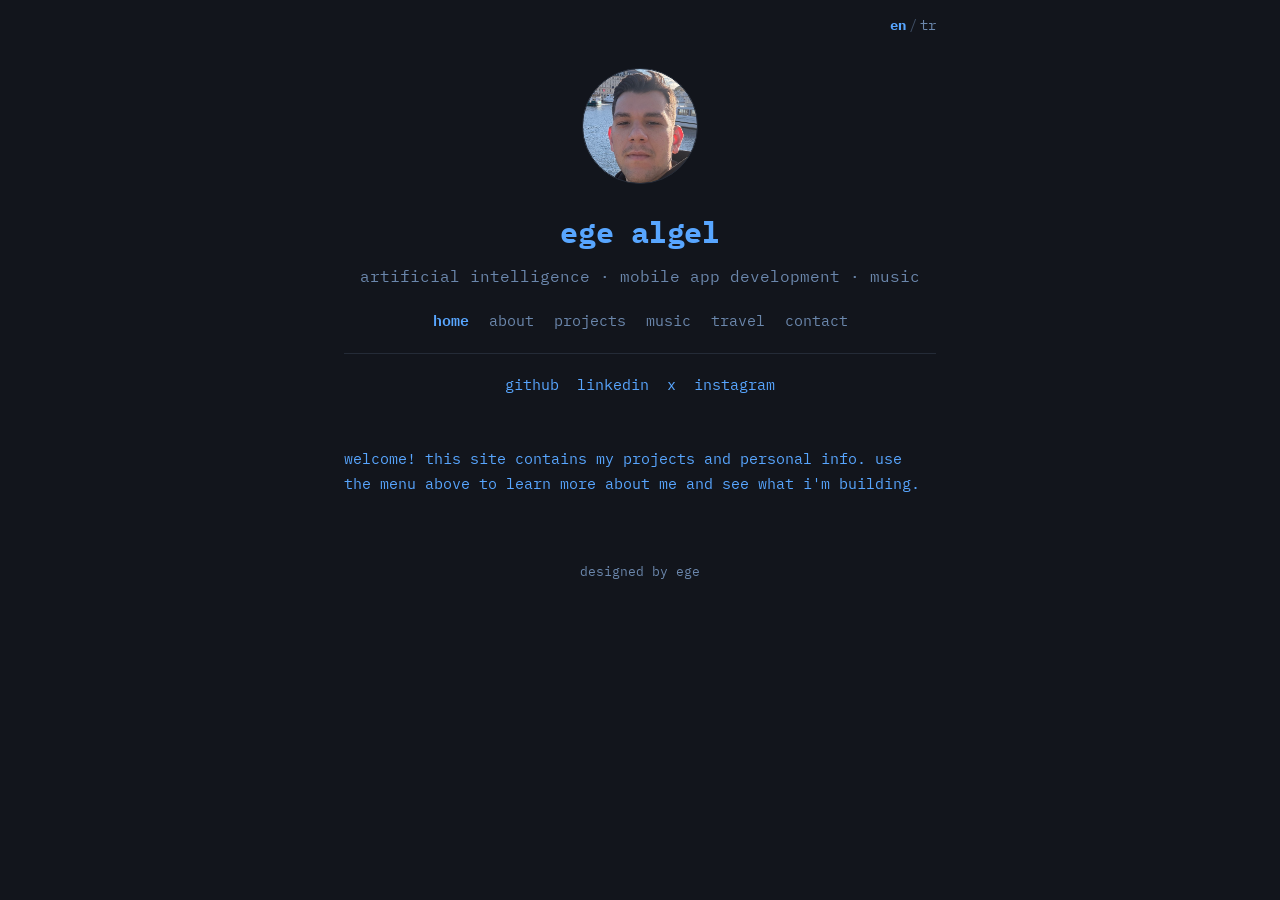
<file: index.html>
<!DOCTYPE html>
<html lang="en">
<head>
  <meta charset="UTF-8" />
  <meta name="viewport" content="width=device-width, initial-scale=1.0" />
  <title data-en="ege algel | personal website" data-tr="ege algel | kişisel site">ege algel | personal website</title>
  <meta name="description" data-en="Ege Algel — artificial intelligence, mobile app development, music." data-tr="Ege Algel — yapay zeka, mobil uygulama geliştirme, müzik." content="Ege Algel — artificial intelligence, mobile app development, music." />
  <link rel="preconnect" href="https://fonts.googleapis.com" />
  <link rel="preconnect" href="https://fonts.gstatic.com" crossorigin />
  <link rel="stylesheet" href="https://fonts.googleapis.com/css2?family=IBM+Plex+Mono:wght@400;500;600;700&display=swap" />
  <link rel="stylesheet" href="style.css" />
</head>
<body>
  <div class="langbar">
    <button class="lang-btn" id="langBtn" type="button" aria-label="Change language">
      <span data-lang="en">en</span><span class="sep">/</span><span data-lang="tr">tr</span>
    </button>
  </div>

  <div class="wrap">
    <header>
      <div class="avatar" role="img" aria-label="Ege Algel"></div>

      <div class="site-name"><a href="index.html">Ege Algel</a></div>
      <p class="tagline"
         data-en="artificial intelligence · mobile app development · music"
         data-tr="yapay zeka · mobil uygulama geliştirme · müzik">artificial intelligence · mobile app development · music</p>

      <nav class="menu">
        <a href="index.html" class="active" data-en="Home" data-tr="Ana Sayfa">Home</a>
        <a href="about.html" data-en="About" data-tr="Hakkımda">About</a>
        <a href="projects.html" data-en="Projects" data-tr="Projeler">Projects</a>
        <a href="music.html" data-en="Music" data-tr="Müzik">Music</a>
        <a href="travel.html" data-en="Travel" data-tr="Seyahat">Travel</a>
        <a href="contact.html" data-en="Contact" data-tr="İletişim">Contact</a>
      </nav>

      <nav class="social">
        <a href="https://github.com/egealgel" target="_blank" rel="noopener">github</a>
        <a href="https://www.linkedin.com/in/egealgel/" target="_blank" rel="noopener">linkedin</a>
        <a href="https://x.com/mindfuckerpimp" target="_blank" rel="noopener">x</a>
        <a href="https://www.instagram.com/egealgel/" target="_blank" rel="noopener">instagram</a>
      </nav>
    </header>

    <main>
      <p data-en="Welcome! This site contains my projects and personal info. Use the menu above to learn more about me and see what I'm building."
         data-tr="Hoş geldin! Bu sitede projelerim ve kişisel bilgilerim yer alıyor. Beni daha yakından tanımak ve üzerinde çalıştıklarımı görmek için yukarıdaki menüyü kullanabilirsin.">Welcome! This site contains my projects and personal info. Use the menu above to learn more about me and see what I'm building.</p>
    </main>

    <footer>
      <span data-en="designed by ege" data-tr="designed by ege">designed by ege</span>
    </footer>
  </div>

  <script src="script.js"></script>
</body>
</html>
</file>
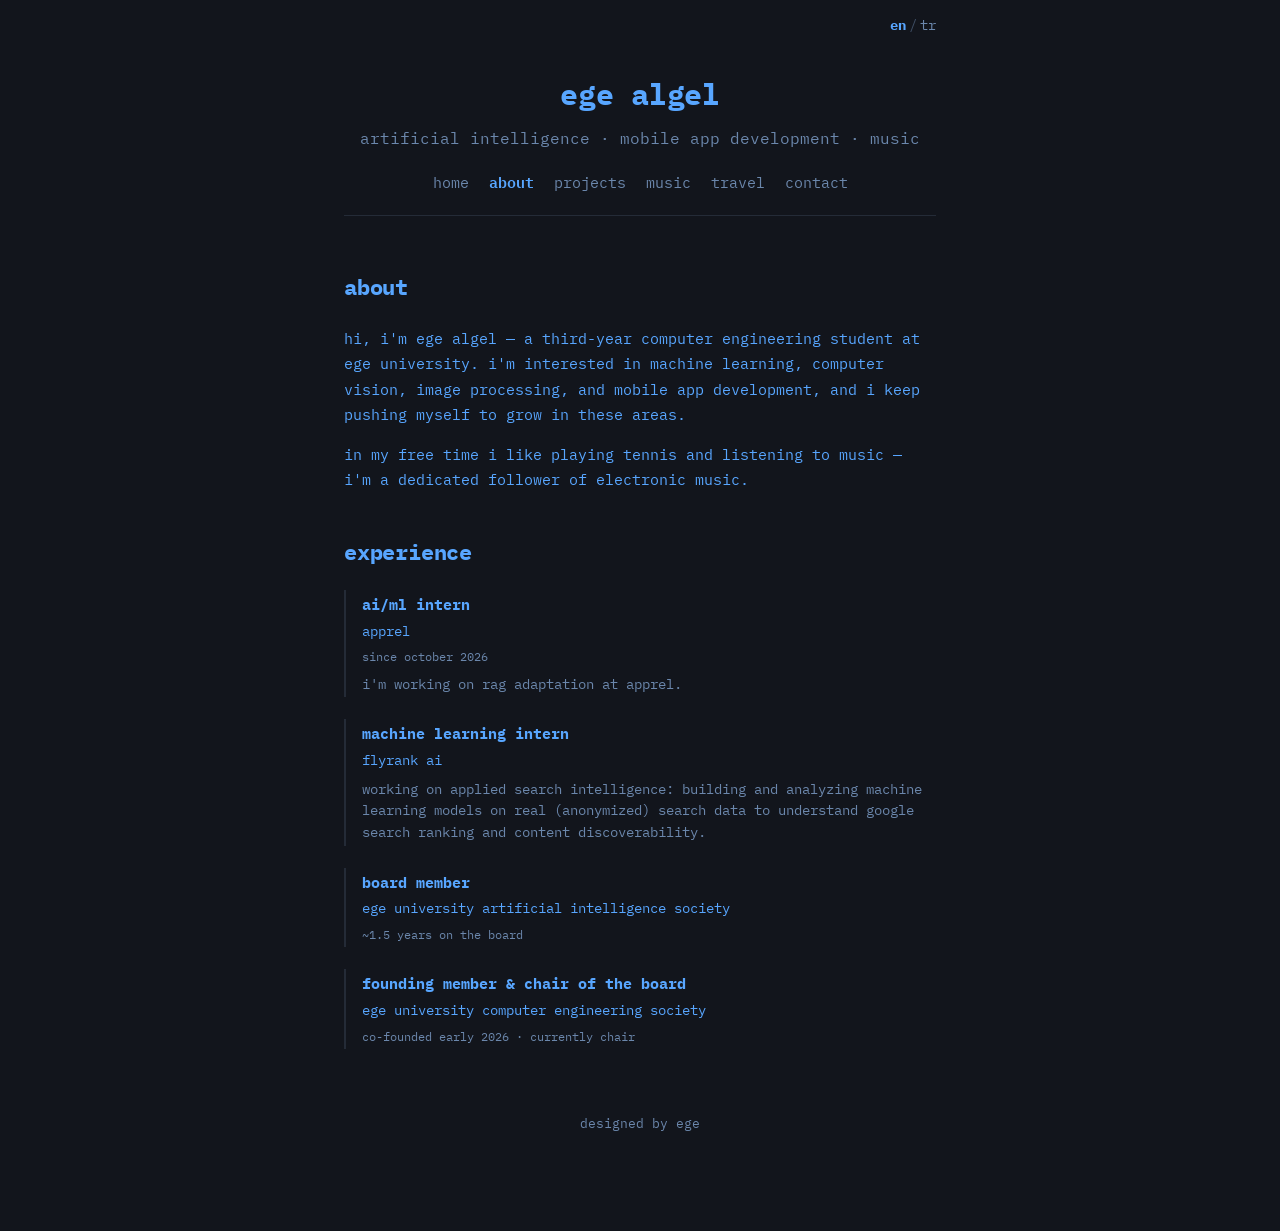
<file: about.html>
<!DOCTYPE html>
<html lang="en">
<head>
  <meta charset="UTF-8" />
  <meta name="viewport" content="width=device-width, initial-scale=1.0" />
  <title data-en="about | ege algel personal website" data-tr="hakkımda | ege algel kişisel site">about | ege algel personal website</title>
  <link rel="preconnect" href="https://fonts.googleapis.com" />
  <link rel="preconnect" href="https://fonts.gstatic.com" crossorigin />
  <link rel="stylesheet" href="https://fonts.googleapis.com/css2?family=IBM+Plex+Mono:wght@400;500;600;700&display=swap" />
  <link rel="stylesheet" href="style.css" />
</head>
<body>
  <div class="langbar">
    <button class="lang-btn" id="langBtn" type="button" aria-label="Change language">
      <span data-lang="en">en</span><span class="sep">/</span><span data-lang="tr">tr</span>
    </button>
  </div>

  <div class="wrap">
    <header>
      <div class="site-name"><a href="index.html">Ege Algel</a></div>
      <p class="tagline"
         data-en="artificial intelligence · mobile app development · music"
         data-tr="yapay zeka · mobil uygulama geliştirme · müzik">artificial intelligence · mobile app development · music</p>

      <nav class="menu">
        <a href="index.html" data-en="Home" data-tr="Ana Sayfa">Home</a>
        <a href="about.html" class="active" data-en="About" data-tr="Hakkımda">About</a>
        <a href="projects.html" data-en="Projects" data-tr="Projeler">Projects</a>
        <a href="music.html" data-en="Music" data-tr="Müzik">Music</a>
        <a href="travel.html" data-en="Travel" data-tr="Seyahat">Travel</a>
        <a href="contact.html" data-en="Contact" data-tr="İletişim">Contact</a>
      </nav>
    </header>

    <main>
      <h1 class="page-title" data-en="About" data-tr="Hakkımda">About</h1>
      <p data-en="Hi, I'm Ege Algel — a third-year Computer Engineering student at Ege University. I'm interested in machine learning, computer vision, image processing, and mobile app development, and I keep pushing myself to grow in these areas."
         data-tr="Merhaba, ben Ege Algel. Ege Üniversitesi Bilgisayar Mühendisliği bölümünde 3. sınıf öğrencisiyim. Makine öğrenmesi, bilgisayarlı görü, görüntü işleme ve mobil uygulama geliştirme ile ilgileniyorum ve bu alanlarda kendimi geliştirmeye devam ediyorum.">Hi, I'm Ege Algel — a third-year Computer Engineering student at Ege University. I'm interested in machine learning, computer vision, image processing, and mobile app development, and I keep pushing myself to grow in these areas.</p>
      <p data-en="In my free time I like playing tennis and listening to music — I'm a dedicated follower of electronic music."
         data-tr="Boş zamanlarımda tenis oynamayı ve müzik dinlemeyi severim; sıkı bir elektronik müzik takipçisiyim.">In my free time I like playing tennis and listening to music — I'm a dedicated follower of electronic music.</p>

      <div class="page-title exp-heading" data-en="Experience" data-tr="Deneyim">Experience</div>

      <div class="exp">
        <div class="exp-role" data-en="AI/ML Intern" data-tr="Yapay Zeka/Makine Öğrenmesi Stajyeri">AI/ML Intern</div>
        <div class="exp-org" lang="en">Apprel</div>
        <div class="exp-meta" data-en="Since October 2026" data-tr="Ekim 2026'dan beri">Since October 2026</div>
        <div class="exp-desc" data-en="I'm working on RAG adaptation at Apprel."
             data-tr="Apprel'de RAG adaptasyonu üzerinde çalışıyorum.">I'm working on RAG adaptation at Apprel.</div>
      </div>

      <div class="exp">
        <div class="exp-role" data-en="Machine Learning Intern" data-tr="Makine Öğrenmesi Stajyeri">Machine Learning Intern</div>
        <div class="exp-org" lang="en">FlyRank AI</div>
        <div class="exp-desc" data-en="Working on applied search intelligence: building and analyzing machine learning models on real (anonymized) search data to understand Google search ranking and content discoverability."
             data-tr="Uygulamalı arama zekâsı üzerine çalışıyorum: gerçek (anonimleştirilmiş) arama verisi üzerinde makine öğrenmesi modelleri kurup analiz ederek Google arama sıralamasını ve içerik keşfedilebilirliğini anlamaya çalışıyorum.">Working on applied search intelligence: building and analyzing machine learning models on real (anonymized) search data to understand Google search ranking and content discoverability.</div>
      </div>

      <div class="exp">
        <div class="exp-role" data-en="Board Member" data-tr="Yönetim Kurulu Üyesi">Board Member</div>
        <div class="exp-org" data-en="Ege University Artificial Intelligence Society" data-tr="Ege Üniversitesi Yapay Zeka Topluluğu">Ege University Artificial Intelligence Society</div>
        <div class="exp-meta" data-en="~1.5 years on the board" data-tr="~1,5 yıl yönetim kurulu üyeliği">~1.5 years on the board</div>
      </div>

      <div class="exp">
        <div class="exp-role" data-en="Founding Member & Chair of the Board" data-tr="Kurucu Üye & Yönetim Kurulu Başkanı">Founding Member &amp; Chair of the Board</div>
        <div class="exp-org" data-en="Ege University Computer Engineering Society" data-tr="Ege Üniversitesi Bilgisayar Mühendisliği Topluluğu">Ege University Computer Engineering Society</div>
        <div class="exp-meta" data-en="Co-founded early 2026 · currently chair" data-tr="2026 başında kuruldu · halen başkan">Co-founded early 2026 · currently chair</div>
      </div>
    </main>

    <footer>
      <span data-en="designed by ege" data-tr="designed by ege">designed by ege</span>
    </footer>
  </div>

  <script src="script.js"></script>
</body>
</html>
</file>
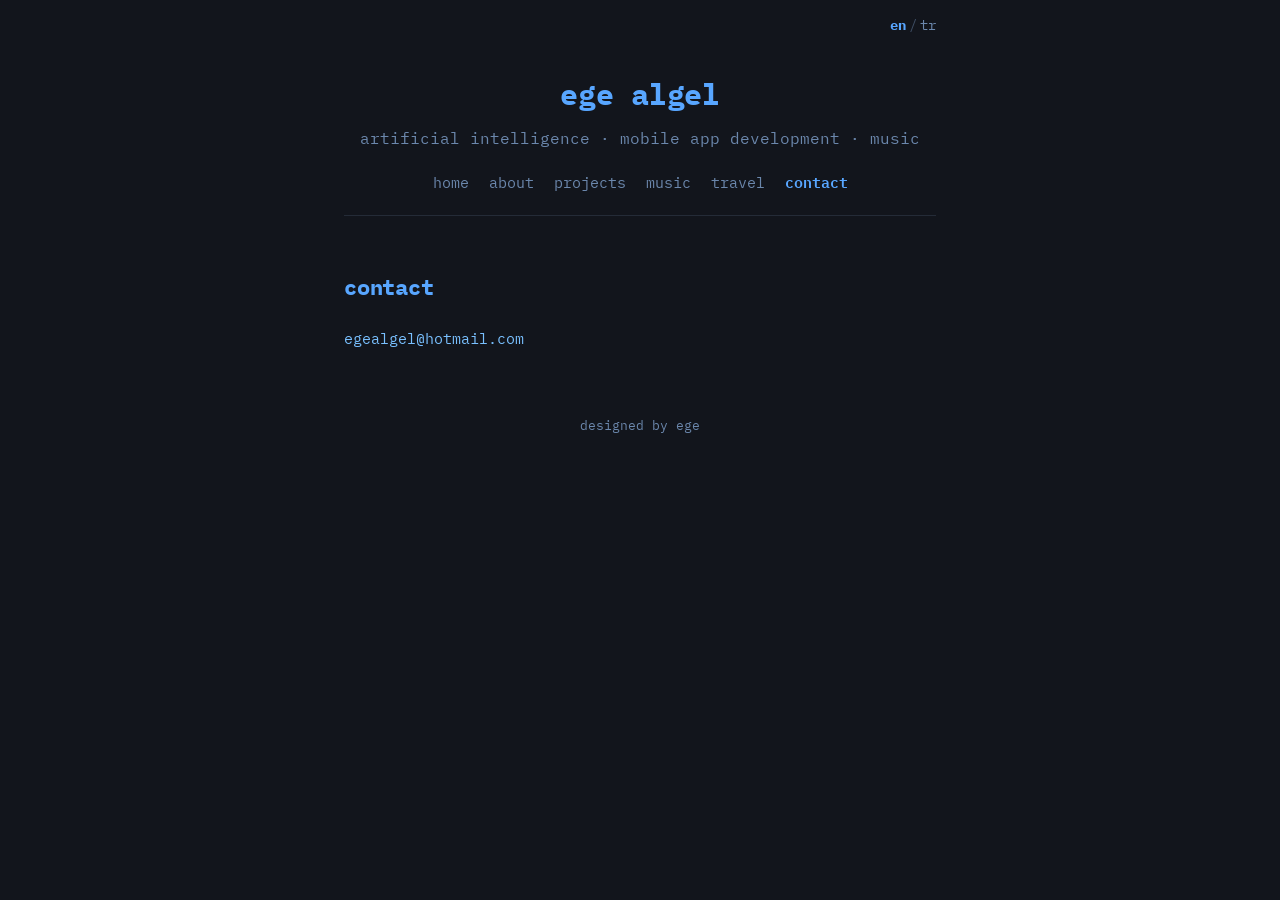
<file: contact.html>
<!DOCTYPE html>
<html lang="en">
<head>
  <meta charset="UTF-8" />
  <meta name="viewport" content="width=device-width, initial-scale=1.0" />
  <title data-en="contact | ege algel personal website" data-tr="iletişim | ege algel kişisel site">contact | ege algel personal website</title>
  <link rel="preconnect" href="https://fonts.googleapis.com" />
  <link rel="preconnect" href="https://fonts.gstatic.com" crossorigin />
  <link rel="stylesheet" href="https://fonts.googleapis.com/css2?family=IBM+Plex+Mono:wght@400;500;600;700&display=swap" />
  <link rel="stylesheet" href="style.css" />
</head>
<body>
  <div class="langbar">
    <button class="lang-btn" id="langBtn" type="button" aria-label="Change language">
      <span data-lang="en">en</span><span class="sep">/</span><span data-lang="tr">tr</span>
    </button>
  </div>

  <div class="wrap">
    <header>
      <div class="site-name"><a href="index.html">Ege Algel</a></div>
      <p class="tagline"
         data-en="artificial intelligence · mobile app development · music"
         data-tr="yapay zeka · mobil uygulama geliştirme · müzik">artificial intelligence · mobile app development · music</p>

      <nav class="menu">
        <a href="index.html" data-en="Home" data-tr="Ana Sayfa">Home</a>
        <a href="about.html" data-en="About" data-tr="Hakkımda">About</a>
        <a href="projects.html" data-en="Projects" data-tr="Projeler">Projects</a>
        <a href="music.html" data-en="Music" data-tr="Müzik">Music</a>
        <a href="travel.html" data-en="Travel" data-tr="Seyahat">Travel</a>
        <a href="contact.html" class="active" data-en="Contact" data-tr="İletişim">Contact</a>
      </nav>
    </header>

    <main>
      <h1 class="page-title" data-en="Contact" data-tr="İletişim">Contact</h1>
      <p><a href="mailto:egealgel@hotmail.com">egealgel@hotmail.com</a></p>
    </main>

    <footer>
      <span data-en="designed by ege" data-tr="designed by ege">designed by ege</span>
    </footer>
  </div>

  <script src="script.js"></script>
</body>
</html>
</file>
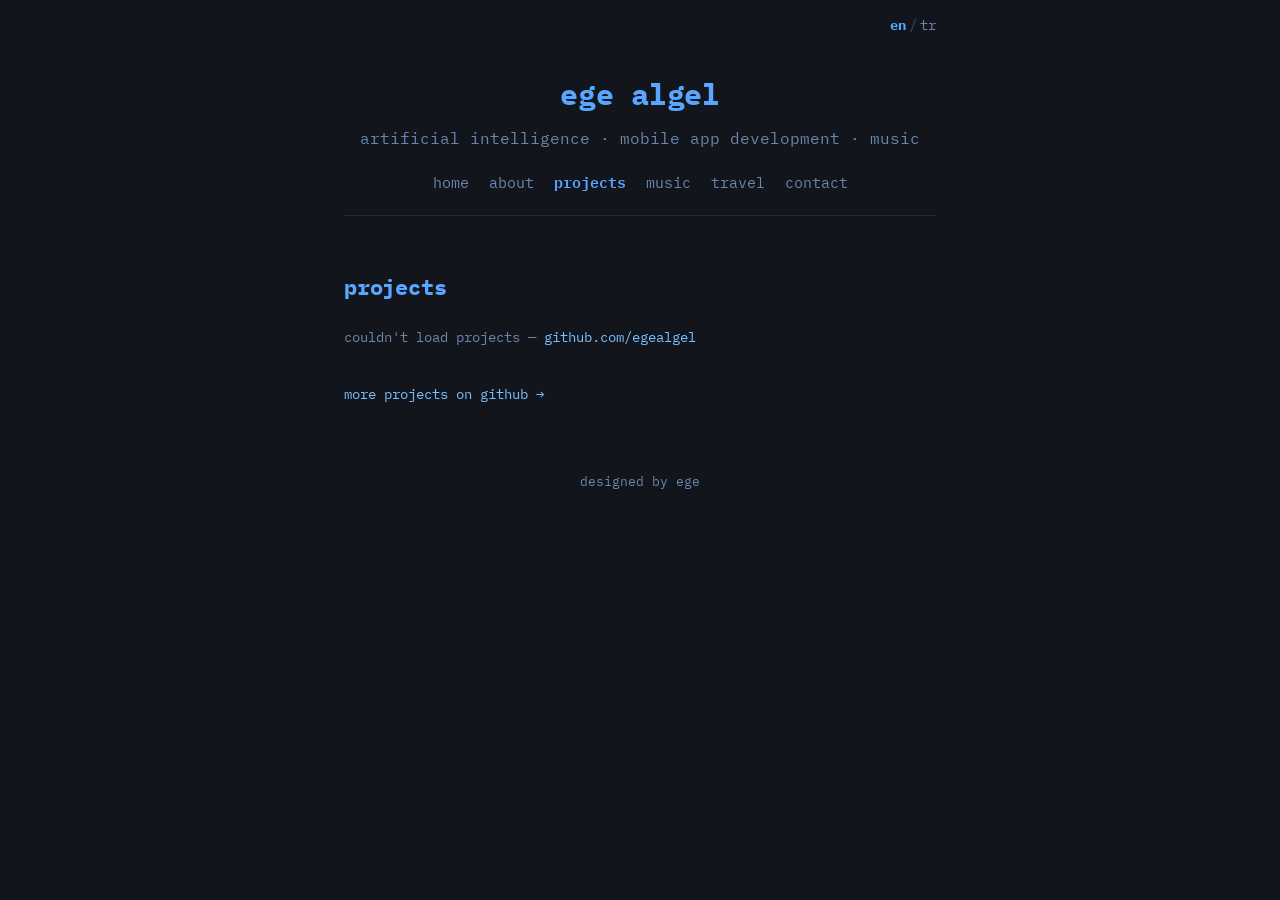
<file: projects.html>
<!DOCTYPE html>
<html lang="en">
<head>
  <meta charset="UTF-8" />
  <meta name="viewport" content="width=device-width, initial-scale=1.0" />
  <title data-en="projects | ege algel personal website" data-tr="projeler | ege algel kişisel site">projects | ege algel personal website</title>
  <link rel="preconnect" href="https://fonts.googleapis.com" />
  <link rel="preconnect" href="https://fonts.gstatic.com" crossorigin />
  <link rel="stylesheet" href="https://fonts.googleapis.com/css2?family=IBM+Plex+Mono:wght@400;500;600;700&display=swap" />
  <link rel="stylesheet" href="style.css" />
</head>
<body>
  <div class="langbar">
    <button class="lang-btn" id="langBtn" type="button" aria-label="Change language">
      <span data-lang="en">en</span><span class="sep">/</span><span data-lang="tr">tr</span>
    </button>
  </div>

  <div class="wrap">
    <header>
      <div class="site-name"><a href="index.html">Ege Algel</a></div>
      <p class="tagline"
         data-en="artificial intelligence · mobile app development · music"
         data-tr="yapay zeka · mobil uygulama geliştirme · müzik">artificial intelligence · mobile app development · music</p>

      <nav class="menu">
        <a href="index.html" data-en="Home" data-tr="Ana Sayfa">Home</a>
        <a href="about.html" data-en="About" data-tr="Hakkımda">About</a>
        <a href="projects.html" class="active" data-en="Projects" data-tr="Projeler">Projects</a>
        <a href="music.html" data-en="Music" data-tr="Müzik">Music</a>
        <a href="travel.html" data-en="Travel" data-tr="Seyahat">Travel</a>
        <a href="contact.html" data-en="Contact" data-tr="İletişim">Contact</a>
      </nav>
    </header>

    <main>
      <h1 class="page-title" data-en="Projects" data-tr="Projeler">Projects</h1>
      <p class="repo-loading" id="repoStatus"
         data-en="loading projects from github…" data-tr="projeler github'dan yükleniyor…">loading projects from github…</p>
      <!-- lang="en" keeps repo names/descriptions cased correctly regardless of UI language -->
      <div class="repo-list" id="repoList" lang="en"></div>
      <p class="more-link">
        <a href="https://github.com/egealgel" target="_blank" rel="noopener"
           data-en="more projects on github →" data-tr="daha fazla proje github'da →">more projects on github →</a>
      </p>
    </main>

    <footer>
      <span data-en="designed by ege" data-tr="designed by ege">designed by ege</span>
    </footer>
  </div>

  <script src="script.js"></script>
  <script>
    (function () {
      var USER = "egealgel";
      // Öne çıkan projeler — istediğin repo adını ekle/çıkar, bu sıra korunur:
      var FEATURED = [
        "ARDA-autonomous-research-and-dev-agent",
        "ArmoredRecognizer",
        "yukustu_app",
        "SpotiNotch",
        "FacetoEmoji"
      ];
      var listEl = document.getElementById("repoList");
      var statusEl = document.getElementById("repoStatus");

      function esc(s) {
        return (s || "").replace(/[&<>"']/g, function (c) {
          return { "&": "&amp;", "<": "&lt;", ">": "&gt;", '"': "&quot;", "'": "&#39;" }[c];
        });
      }

      fetch("https://api.github.com/users/" + USER + "/repos?per_page=100&sort=pushed")
        .then(function (r) {
          if (!r.ok) throw new Error("github " + r.status);
          return r.json();
        })
        .then(function (all) {
          var byName = {};
          all.forEach(function (r) { byName[r.name.toLowerCase()] = r; });
          // Keep only featured repos, in the FEATURED order
          var repos = FEATURED
            .map(function (n) { return byName[n.toLowerCase()]; })
            .filter(Boolean);

          if (!repos.length) { statusEl.textContent = "no projects to show."; return; }
          statusEl.style.display = "none";

          listEl.innerHTML = repos.map(function (r) {
            var lang = r.language
              ? '<span class="repo-lang"><span class="dot"></span>' + esc(r.language) + "</span>"
              : "";
            var stars = r.stargazers_count
              ? "<span>★ " + r.stargazers_count + "</span>" : "";
            var desc = r.description
              ? '<div class="repo-desc">' + esc(r.description) + "</div>" : "";
            return '<div class="repo">' +
                     '<div class="repo-name"><a href="' + esc(r.html_url) + '" target="_blank" rel="noopener">' + esc(r.name) + "</a></div>" +
                     desc +
                     '<div class="repo-meta">' + lang + stars + "</div>" +
                   "</div>";
          }).join("");
        })
        .catch(function (e) {
          statusEl.setAttribute("data-en", "couldn't load projects — see github.com/egealgel");
          statusEl.setAttribute("data-tr", "projeler yüklenemedi — github.com/egealgel adresine bak");
          statusEl.innerHTML = 'couldn\'t load projects — <a href="https://github.com/' + USER + '" target="_blank" rel="noopener">github.com/' + USER + "</a>";
        });
    })();
  </script>
</body>
</html>
</file>
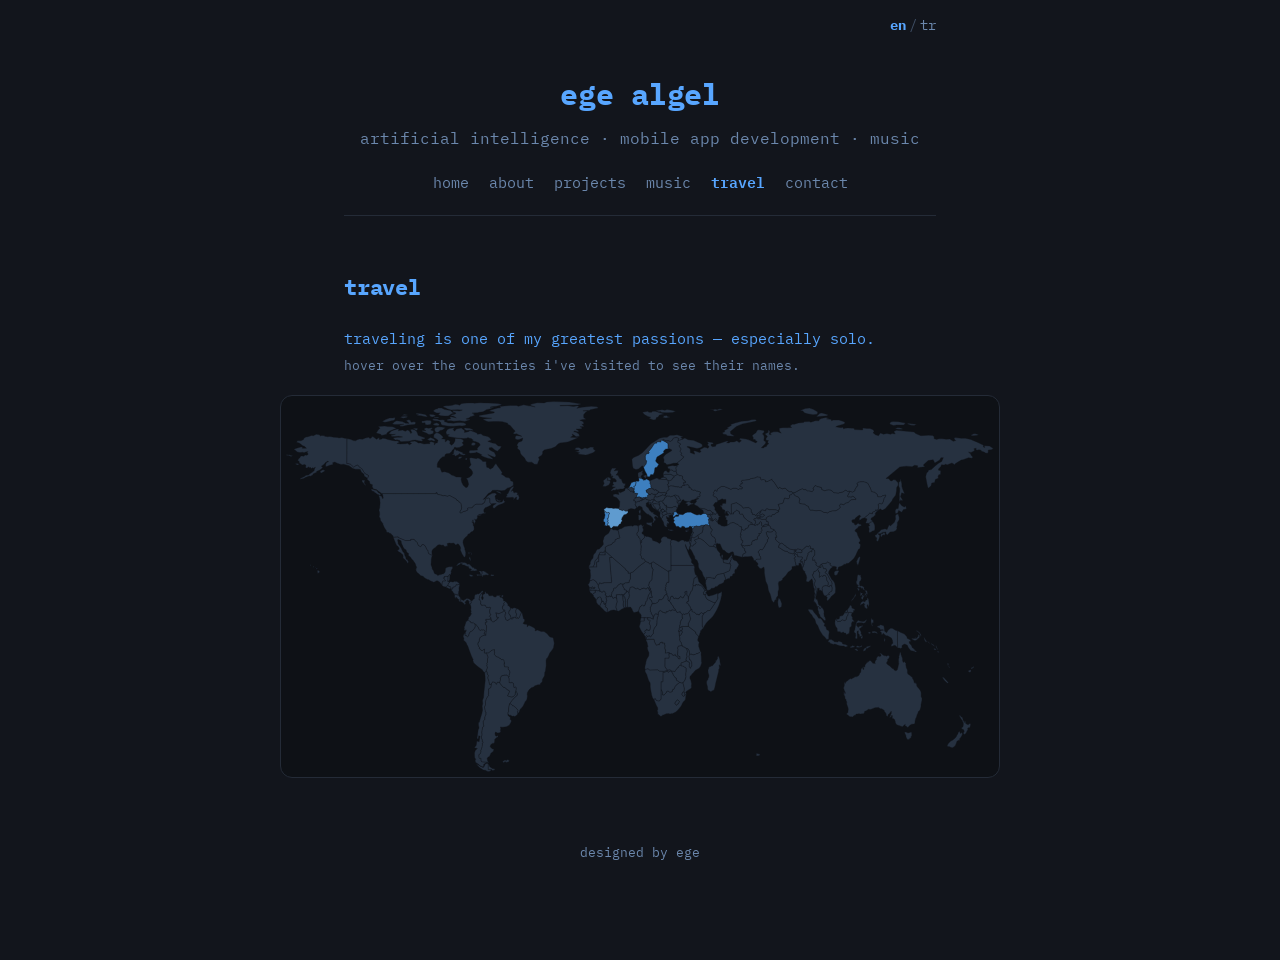
<file: travel.html>
<!DOCTYPE html>
<html lang="en">
<head>
  <meta charset="UTF-8" />
  <meta name="viewport" content="width=device-width, initial-scale=1.0" />
  <title data-en="travel | ege algel personal website" data-tr="seyahat | ege algel kişisel site">travel | ege algel personal website</title>
  <link rel="preconnect" href="https://fonts.googleapis.com" />
  <link rel="preconnect" href="https://fonts.gstatic.com" crossorigin />
  <link rel="stylesheet" href="https://fonts.googleapis.com/css2?family=IBM+Plex+Mono:wght@400;500;600;700&display=swap" />
  <link rel="stylesheet" href="style.css" />
</head>
<body>
  <div class="langbar">
    <button class="lang-btn" id="langBtn" type="button" aria-label="Change language">
      <span data-lang="en">en</span><span class="sep">/</span><span data-lang="tr">tr</span>
    </button>
  </div>

  <div class="wrap">
    <header>
      <div class="site-name"><a href="index.html">Ege Algel</a></div>
      <p class="tagline"
         data-en="artificial intelligence · mobile app development · music"
         data-tr="yapay zeka · mobil uygulama geliştirme · müzik">artificial intelligence · mobile app development · music</p>

      <nav class="menu">
        <a href="index.html" data-en="Home" data-tr="Ana Sayfa">Home</a>
        <a href="about.html" data-en="About" data-tr="Hakkımda">About</a>
        <a href="projects.html" data-en="Projects" data-tr="Projeler">Projects</a>
        <a href="music.html" data-en="Music" data-tr="Müzik">Music</a>
        <a href="travel.html" class="active" data-en="Travel" data-tr="Seyahat">Travel</a>
        <a href="contact.html" data-en="Contact" data-tr="İletişim">Contact</a>
      </nav>
    </header>

    <main>
      <h1 class="page-title" data-en="Travel" data-tr="Seyahat">Travel</h1>
      <p class="travel-intro" data-en="traveling is one of my greatest passions — especially solo."
         data-tr="seyahat en büyük tutkularımdan biri — özellikle solo."></p>
      <p class="travel-hint" data-en="hover over the countries i've visited to see their names."
         data-tr="gezdiğim ülkelerin ismini görmek için üstüne gel."></p>
      <div class="map-wrap">
        <svg id="worldmap" viewBox="14.8 16.0 1021.3 542.1" xmlns="http://www.w3.org/2000/svg" preserveAspectRatio="xMidYMid meet" role="img" aria-label="world map">
<path class="country" data-name="Fiji" d="M994.8,406.1L995.5,405.5L996.4,406.6L996.0,408.6L994.3,409.1L992.7,408.6L992.5,407.0L993.5,405.7L994.8,406.1ZM1000.0,400.7L1000.6,400.5L1000.2,402.3L1000.0,402.5L998.2,403.5L996.5,404.3L996.1,402.9L997.5,402.1L998.4,401.9L1000.0,400.7L1000.0,400.7Z"><title>Fiji</title></path>
<path class="country" data-name="Tanzania" d="M594.2,343.6L594.6,344.0L604.7,351.7L604.9,353.9L608.9,357.7L607.6,362.3L607.8,364.5L609.6,365.8L609.6,366.8L608.9,369.1L609.0,370.3L608.9,372.1L609.8,374.4L611.0,378.2L612.0,379.0L609.8,381.2L606.7,382.6L605.1,382.6L604.1,383.7L602.2,383.8L601.4,384.3L598.1,383.2L596.0,383.5L595.2,378.4L594.3,376.6L593.7,375.6L591.0,374.9L589.4,373.7L587.7,373.1L586.5,372.5L585.4,371.5L583.9,366.7L582.3,364.6L581.7,362.4L582.0,360.5L581.5,357.0L582.6,356.8L583.7,355.5L584.7,353.5L585.4,352.7L585.4,351.5L584.8,350.6L584.6,349.1L585.4,348.6L585.6,346.4L584.5,344.3L585.5,343.8L588.5,343.9L594.2,343.6Z"><title>Tanzania</title></path>
<path class="country" data-name="W. Sahara" d="M475.9,235.5L475.9,235.8L475.9,236.5L475.9,242.2L466.8,242.0L466.8,251.7L464.2,252.0L463.6,254.0L464.1,259.4L453.2,259.4L452.6,260.7L452.7,259.1L452.8,259.1L459.0,258.8L459.4,257.4L460.5,255.7L461.4,250.5L465.3,246.4L466.6,241.7L467.4,241.4L468.4,238.4L470.7,238.0L471.7,238.5L473.0,238.5L473.9,237.7L475.6,237.5L475.5,235.5L475.9,235.5Z"><title>W. Sahara</title></path>
<path class="country" data-name="Canada" d="M158.8,154.9L158.4,154.9L153.0,151.2L151.0,149.5L146.0,148.0L144.5,144.6L144.9,142.3L141.3,140.7L140.8,137.7L137.5,134.9L137.4,133.0L138.9,131.1L138.9,128.8L134.1,126.4L131.3,122.0L129.6,119.3L127.0,117.6L125.2,116.1L123.7,114.1L120.9,115.4L118.2,117.5L115.7,115.0L113.8,113.3L111.1,112.3L108.3,112.2L108.4,90.7L108.4,76.6L113.6,77.6L117.9,79.4L120.8,79.7L123.3,78.1L126.6,77.0L130.8,77.4L134.9,75.8L139.5,74.8L141.4,76.4L143.4,75.5L144.1,73.7L146.0,74.1L150.7,77.5L154.4,75.0L154.8,77.8L158.2,77.2L159.2,76.1L162.6,76.3L166.8,77.9L173.3,79.3L177.2,79.9L179.9,79.7L183.6,81.6L179.7,83.5L184.7,84.3L192.2,83.8L194.6,83.2L197.6,85.4L200.6,83.5L197.7,81.9L199.5,80.6L202.9,80.5L205.1,80.1L207.4,81.0L210.2,83.0L213.3,82.7L218.2,84.4L222.5,83.8L226.5,83.9L226.2,81.6L228.7,80.9L233.0,82.2L233.0,85.8L234.8,82.8L237.0,82.9L238.2,79.1L235.3,76.7L232.0,75.2L232.2,71.0L235.5,68.3L239.2,68.9L242.0,70.6L245.8,74.8L243.3,76.7L248.5,77.5L248.5,81.3L252.2,78.4L255.5,80.8L254.7,83.6L257.4,86.1L260.3,83.4L262.3,80.1L262.4,76.0L266.4,76.3L270.5,76.8L274.2,78.7L274.4,80.6L272.3,82.6L274.3,84.6L273.9,86.5L268.5,89.1L264.6,89.7L261.8,88.6L260.9,90.5L258.2,93.6L257.4,95.3L254.2,97.8L250.2,98.1L248.0,99.7L247.9,102.1L244.6,102.6L241.2,105.7L238.2,109.9L237.1,112.9L237.0,117.3L241.1,117.9L242.3,121.5L243.6,124.3L247.5,123.6L252.7,125.2L255.4,126.7L257.4,128.4L260.9,129.5L263.9,131.1L268.4,131.3L271.5,131.7L271.0,134.9L271.9,138.7L273.9,143.0L278.0,146.5L280.2,145.3L281.7,141.4L280.2,135.5L278.3,133.5L282.7,131.7L285.8,129.1L287.4,126.4L287.2,123.9L285.3,120.7L281.9,117.8L285.2,113.9L284.0,110.5L283.0,104.6L285.0,103.7L289.7,104.7L292.6,105.1L294.9,104.1L297.5,105.4L300.9,107.6L301.7,109.0L306.7,109.3L306.6,112.5L307.5,117.3L310.1,117.9L312.1,120.1L316.1,118.0L318.8,113.8L320.6,112.1L322.8,115.4L326.4,120.3L329.5,124.8L328.3,127.2L332.0,129.3L334.5,131.5L339.0,132.4L340.7,133.6L341.8,136.8L344.0,137.3L345.1,138.8L345.3,143.0L343.3,144.4L341.3,145.7L336.7,147.1L333.2,150.2L328.5,150.8L322.6,150.0L318.4,150.0L315.6,150.2L313.2,153.0L309.7,154.6L305.7,159.6L302.5,163.1L304.8,162.5L309.3,157.5L315.1,154.4L319.3,154.0L321.7,155.9L319.1,158.4L320.0,162.5L320.9,165.3L324.5,167.2L329.1,166.7L331.9,162.4L332.1,165.2L333.9,166.5L330.4,169.0L324.3,171.2L321.5,172.8L318.4,175.5L316.3,175.2L316.2,172.0L321.0,168.9L316.6,169.0L313.5,169.5L311.7,167.3L311.7,162.2L310.5,161.1L308.6,161.7L307.7,160.8L305.6,163.6L304.7,166.5L303.7,168.3L302.5,168.8L301.7,169.0L301.4,170.0L296.3,170.0L292.0,170.0L290.8,170.7L287.8,173.4L287.5,173.7L286.6,175.2L284.1,175.2L281.3,175.2L280.1,175.8L280.5,176.5L280.8,177.7L280.7,178.1L277.1,179.9L274.2,180.5L271.0,182.6L270.3,182.6L269.4,182.0L269.1,181.4L269.1,181.0L269.7,179.7L271.0,177.6L271.8,175.4L271.3,172.1L270.7,168.7L267.8,166.9L268.1,166.2L267.7,165.8L267.0,165.8L266.4,165.2L266.3,164.3L265.7,164.7L265.0,164.6L265.2,164.2L264.5,163.8L264.2,162.8L262.1,161.6L259.8,160.4L257.1,158.9L254.5,157.5L252.0,158.6L251.1,158.6L247.7,157.6L245.4,158.1L242.8,157.0L239.9,156.4L238.0,156.1L237.1,155.5L236.6,153.4L235.7,153.4L235.7,154.9L229.9,154.9L220.4,154.9L211.0,154.9L202.6,154.9L194.3,154.9L186.1,154.9L177.6,154.9L174.9,154.9L166.7,154.9L158.8,154.9ZM266.7,104.1L268.8,102.3L272.6,102.4L272.5,103.1L269.3,105.2L267.3,105.1L266.7,104.1ZM278.4,65.0L275.3,63.0L275.5,61.6L276.8,61.4L283.2,61.8L287.9,63.8L288.2,64.9L285.2,64.8L282.2,64.7L279.2,65.2L278.4,65.0ZM276.9,105.5L278.0,104.3L279.1,104.4L279.8,105.2L278.7,107.2L277.5,106.8L276.8,105.7L276.9,105.5ZM240.0,56.7L238.5,58.2L234.4,57.9L231.1,56.9L232.5,55.2L236.5,54.2L239.0,55.5L240.0,56.7ZM239.3,47.1L238.1,47.3L232.9,47.0L232.1,46.0L237.7,46.0L239.7,46.7L239.3,47.1ZM231.2,42.4L234.6,43.8L233.8,45.1L229.7,45.9L227.4,45.0L226.2,43.6L226.0,42.0L229.6,42.2L231.2,42.4ZM255.1,59.0L250.7,58.5L243.3,57.3L242.3,55.2L242.0,53.3L239.2,51.7L233.4,51.2L230.2,50.1L231.3,48.5L237.0,48.7L240.1,50.0L245.5,49.9L247.9,51.2L247.3,52.6L250.5,53.5L252.3,54.4L256.0,54.5L260.1,54.8L264.5,54.0L270.1,53.7L274.6,54.0L277.6,55.4L278.2,57.0L276.5,58.0L272.4,58.8L268.8,58.3L260.8,58.9L255.1,59.0ZM190.9,44.8L194.9,45.3L193.9,46.5L188.7,47.6L184.6,46.3L186.9,45.1L190.9,44.8ZM191.8,42.3L195.4,43.1L192.0,43.8L187.4,43.8L187.4,43.3L190.3,42.1L191.8,42.3ZM345.6,146.1L344.1,148.5L342.2,151.8L344.0,150.5L345.9,151.4L344.9,152.7L347.4,153.7L348.7,152.8L351.5,153.9L350.6,156.7L352.5,156.1L352.9,158.1L353.8,160.4L352.6,163.7L351.3,163.9L349.5,163.2L350.1,160.1L349.3,159.6L346.1,162.9L344.5,162.7L346.4,161.0L343.7,160.1L340.8,160.3L335.4,160.2L334.9,159.0L336.7,157.7L335.5,156.7L337.8,154.4L340.7,148.4L342.4,146.2L344.8,144.9L346.1,145.1L345.6,146.1ZM267.0,94.0L270.0,95.3L273.2,96.5L273.5,98.3L275.5,98.0L277.5,99.3L275.0,100.4L270.7,99.5L269.1,97.8L266.4,99.8L262.4,101.8L261.5,99.6L257.7,100.0L260.1,98.1L260.5,95.1L261.4,91.7L263.4,92.0L264.0,93.6L265.4,93.0L267.0,94.0ZM281.2,66.7L283.8,65.2L290.0,67.1L293.8,68.9L294.2,70.5L299.3,69.7L302.2,72.1L308.9,73.6L311.3,75.1L314.0,78.6L308.9,80.4L315.4,82.9L319.8,83.7L323.8,87.2L328.2,87.4L327.3,90.1L322.5,94.5L319.0,92.8L314.7,89.2L311.1,89.7L310.7,91.8L313.6,94.0L317.4,95.8L318.6,96.8L320.4,100.5L319.4,103.2L315.9,102.2L308.9,99.2L312.9,102.4L315.8,104.7L316.2,106.0L308.7,104.5L302.7,102.3L299.3,100.5L300.3,99.4L296.2,97.5L292.1,95.7L292.2,96.8L284.1,97.4L281.8,96.1L283.6,93.3L288.8,93.2L294.6,92.7L293.6,91.4L294.6,89.5L298.2,85.8L297.4,84.1L296.4,82.8L292.1,81.0L286.5,79.7L288.3,78.8L285.3,76.4L282.9,76.2L280.7,74.9L279.2,76.0L274.2,76.5L264.0,75.7L258.2,74.6L253.7,74.0L251.4,72.7L254.3,71.0L250.3,70.9L249.4,67.1L251.6,63.7L254.4,62.2L261.6,61.2L259.6,63.6L261.7,66.0L264.3,62.9L271.3,61.4L276.1,65.3L275.7,67.8L281.2,66.7ZM237.5,59.9L243.3,60.1L248.6,61.0L244.4,64.3L241.1,65.1L238.1,67.9L235.0,67.8L233.2,64.5L233.3,62.6L234.7,61.0L237.5,59.9ZM158.7,52.4L163.5,49.6L169.2,47.2L173.4,47.2L177.2,46.7L176.8,49.6L174.7,50.9L172.1,51.1L166.9,52.7L162.5,53.3L158.7,52.4ZM131.4,135.8L134.0,135.5L133.2,139.8L135.6,142.9L134.5,142.9L132.8,141.1L131.8,139.4L130.4,138.2L129.9,136.6L130.1,135.4L131.4,135.8ZM207.0,40.4L212.4,40.9L219.9,42.3L222.1,44.1L223.1,45.7L218.6,45.3L214.0,44.0L207.8,43.9L210.5,42.8L207.2,41.9L207.0,40.4ZM156.9,156.7L155.5,157.3L151.0,155.5L150.1,154.2L147.6,152.9L147.1,151.8L144.3,151.1L143.2,149.1L143.5,148.2L146.4,149.0L148.1,149.6L150.7,150.0L151.6,151.3L153.0,153.1L155.8,154.7L156.9,156.7ZM162.4,58.7L166.4,59.5L173.5,59.7L176.2,60.8L179.1,62.4L175.6,63.4L168.8,66.0L165.4,68.7L165.4,70.3L158.1,72.1L156.6,70.5L150.2,68.5L151.4,66.9L153.3,64.1L155.7,61.7L153.0,59.3L162.4,58.7ZM200.5,53.5L203.0,52.8L205.9,53.0L206.4,54.9L204.7,56.6L195.3,57.2L188.3,58.9L184.0,59.0L183.7,57.7L189.5,56.1L176.9,56.5L173.0,55.8L176.8,52.1L179.4,51.1L187.3,52.4L192.2,54.6L197.0,54.9L193.1,51.3L195.6,49.9L198.5,50.3L199.4,52.1L200.5,53.5ZM204.1,63.9L207.2,65.5L209.0,69.1L209.8,71.8L214.5,73.7L219.5,75.5L219.2,77.1L214.6,77.4L216.4,78.9L215.5,80.3L210.4,79.7L205.7,78.7L202.4,78.9L197.2,80.2L190.2,80.7L185.2,81.1L183.7,79.3L179.9,78.3L177.5,78.7L174.1,75.7L175.9,75.3L180.2,74.7L184.1,74.8L187.7,74.2L182.4,73.3L176.4,73.6L172.5,73.5L171.0,72.1L177.5,70.6L173.2,70.7L168.3,69.7L170.7,66.8L172.6,65.3L180.0,63.0L182.9,63.8L181.5,65.5L187.7,64.4L191.5,66.3L194.7,64.4L197.2,65.6L199.5,69.3L200.9,67.8L198.9,63.9L201.3,63.3L204.1,63.9ZM221.0,65.3L217.9,62.9L221.2,61.0L224.5,61.8L229.5,61.3L230.2,62.4L227.6,64.3L231.8,65.9L231.3,69.3L226.8,70.7L224.1,70.4L222.2,69.0L215.3,66.1L215.3,64.9L221.0,65.3ZM203.9,62.0L207.6,61.8L209.7,62.6L207.3,65.1L202.9,62.5L203.9,62.0ZM226.4,50.2L228.5,51.9L228.6,53.9L227.3,56.7L222.8,57.1L219.8,56.5L219.8,54.2L215.3,54.5L215.1,51.6L218.1,51.7L222.3,50.4L226.2,50.7L226.4,50.2ZM233.3,35.5L235.2,34.4L238.1,34.1L236.8,33.2L243.3,33.0L246.9,35.0L251.5,35.9L256.1,36.6L258.3,39.1L261.6,40.3L257.8,41.4L252.7,44.3L247.8,44.5L242.0,44.0L239.0,42.5L239.1,41.1L241.3,40.1L236.2,40.1L233.1,38.9L231.4,37.2L233.3,35.5ZM245.6,30.6L249.7,29.9L253.0,29.8L258.4,29.2L262.5,27.8L265.9,28.0L268.9,29.0L271.1,27.0L274.7,26.4L279.7,26.0L288.2,25.8L289.7,26.2L297.7,25.6L303.7,25.8L309.7,26.0L317.1,26.3L323.1,26.8L328.2,27.9L328.1,28.9L321.3,30.5L314.6,31.3L312.1,32.1L318.1,32.1L311.6,34.4L307.0,35.4L302.3,38.5L296.5,39.2L294.8,39.9L286.4,40.3L290.2,40.8L288.3,41.5L290.6,43.3L287.9,44.6L283.6,45.7L282.3,47.2L278.4,48.3L278.8,49.2L283.6,49.0L283.6,49.9L276.2,52.2L269.0,51.2L260.8,51.8L256.7,51.3L251.4,51.1L251.1,49.3L256.2,48.4L254.8,45.7L256.5,45.4L264.0,47.1L260.2,44.7L255.7,43.9L257.9,42.5L262.8,41.6L263.6,40.2L259.7,38.8L258.5,36.8L266.1,37.0L268.3,37.4L272.6,36.0L266.4,35.6L256.7,35.8L251.8,34.5L249.4,33.0L246.2,31.9L245.6,30.6ZM291.1,85.2L289.3,86.3L286.1,86.5L285.5,84.7L286.6,82.6L289.2,82.0L291.4,83.1L291.4,84.7L291.1,85.2ZM232.6,77.5L234.3,78.9L232.6,80.2L228.8,79.1L226.6,79.5L222.8,77.8L225.2,76.6L227.2,75.0L230.1,76.1L231.8,76.8L232.6,77.5ZM320.8,151.6L321.7,151.3L325.4,152.2L328.2,153.8L328.3,154.5L327.0,154.6L323.4,153.4L320.8,151.6ZM322.2,162.3L323.2,164.1L325.2,164.7L327.7,164.5L326.4,166.1L325.4,166.3L321.8,164.7L321.1,163.5L322.2,162.3Z"><title>Canada</title></path>
<path class="country" data-name="United States of America" d="M158.8,154.9L166.7,154.9L174.9,154.9L177.6,154.9L186.1,154.9L194.3,154.9L202.6,154.9L211.0,154.9L220.4,154.9L229.9,154.9L235.7,154.9L235.7,153.4L236.6,153.4L237.1,155.5L238.0,156.1L239.9,156.4L242.8,157.0L245.4,158.1L247.7,157.6L251.1,158.6L252.0,158.6L254.5,157.5L257.1,158.9L259.8,160.4L262.1,161.6L264.2,162.8L264.5,163.8L265.2,164.2L265.0,164.6L265.7,164.7L266.3,164.3L266.4,165.2L267.0,165.8L267.7,165.8L268.1,166.2L267.8,166.9L270.7,168.7L271.3,172.1L271.8,175.4L271.0,177.6L269.7,179.7L269.1,181.0L269.1,181.4L269.4,182.0L270.3,182.6L271.0,182.6L274.2,180.5L277.1,179.9L280.7,178.1L280.8,177.7L280.5,176.5L280.1,175.8L281.3,175.2L284.1,175.2L286.6,175.2L287.5,173.7L287.8,173.4L290.8,170.7L292.0,170.0L296.3,170.0L301.4,170.0L301.7,169.0L302.5,168.8L303.7,168.3L304.7,166.5L305.6,163.6L307.7,160.8L308.6,161.7L310.5,161.1L311.7,162.2L311.7,167.3L313.5,169.5L314.0,170.7L311.0,172.5L308.2,173.9L305.2,175.0L303.8,177.2L303.3,178.1L303.3,180.1L304.2,182.1L305.3,182.2L305.0,180.8L305.9,181.6L305.7,182.7L303.8,183.3L302.4,183.2L300.4,183.9L299.2,184.1L297.6,184.3L295.3,185.4L299.3,184.7L300.2,185.4L296.3,186.5L294.5,186.5L294.6,186.1L293.7,187.1L294.6,187.3L294.0,190.0L291.9,192.9L291.7,191.9L291.1,191.7L290.2,190.8L290.8,192.8L291.5,193.5L291.5,194.9L290.6,196.4L289.1,199.4L288.8,199.3L289.7,196.7L288.2,195.2L287.9,192.1L287.4,193.7L288.0,196.1L286.1,195.5L288.1,196.8L288.2,200.4L289.0,200.6L289.3,201.9L289.6,205.7L287.9,208.5L285.0,209.6L283.2,211.8L281.8,212.1L280.4,213.5L280.0,214.7L276.9,217.2L275.4,219.0L274.1,221.2L273.6,223.9L274.1,226.5L275.1,229.8L276.3,232.4L276.3,234.1L277.6,238.5L277.5,241.0L277.4,242.5L276.7,244.8L275.9,245.3L274.5,244.8L274.1,243.1L273.0,242.3L271.6,239.0L270.3,236.1L269.8,234.7L270.4,232.1L269.6,230.1L267.5,226.9L266.4,226.3L263.6,228.0L263.1,227.9L261.7,226.1L260.0,225.2L256.9,225.6L254.4,225.2L252.3,225.5L251.1,226.1L251.6,227.1L251.6,228.6L252.2,229.3L251.6,229.8L250.6,229.3L249.6,230.0L247.6,229.9L245.5,227.9L243.1,228.4L241.0,227.5L239.3,227.7L237.0,228.6L234.4,231.4L231.7,233.1L230.2,234.9L229.5,236.6L229.5,239.2L229.6,241.0L230.2,242.3L229.1,242.4L227.1,241.6L224.9,240.4L224.2,238.6L223.6,236.0L221.9,233.8L221.0,231.6L219.6,229.0L217.6,227.5L215.3,227.6L213.6,230.6L211.3,229.4L209.8,228.3L209.2,226.2L208.2,224.2L206.6,222.6L205.2,221.4L204.1,220.0L199.3,220.0L199.3,221.6L197.1,221.6L191.6,221.6L185.3,219.0L181.1,217.1L181.3,216.4L177.8,216.8L174.6,217.1L174.2,215.2L172.4,213.0L171.1,212.5L170.8,211.5L169.2,211.3L168.2,210.2L165.6,209.9L164.9,209.3L164.6,207.2L161.9,203.4L159.6,198.1L159.7,197.3L158.5,196.0L156.3,192.9L155.9,189.8L154.5,187.7L155.1,184.6L155.0,181.3L154.1,178.4L155.2,174.9L155.5,171.4L155.8,168.0L155.3,163.0L154.5,159.7L153.7,158.0L154.0,157.2L158.0,158.5L159.5,162.1L160.2,161.1L159.7,158.0L158.8,154.9ZM68.3,264.1L68.8,264.5L69.3,265.0L70.0,266.3L69.9,266.5L68.8,267.3L67.9,267.9L67.5,268.5L66.8,268.0L66.9,266.9L66.5,265.6L66.6,265.1L67.1,264.5L66.9,263.8L67.1,263.4L67.3,263.5L68.3,264.1ZM66.7,261.6L66.5,262.0L65.5,262.3L65.0,261.5L64.7,261.2L64.7,260.9L65.0,260.6L66.0,261.0L66.7,261.6ZM64.6,260.0L64.5,260.4L63.0,260.3L63.2,259.8L64.6,260.0ZM61.0,258.0L61.3,258.2L62.1,259.5L61.9,259.7L61.7,259.6L60.8,259.5L60.4,258.6L60.3,258.5L61.0,258.0ZM57.3,256.1L57.4,257.0L57.0,257.3L56.1,256.6L56.3,256.4L56.7,256.0L57.3,256.1ZM37.6,111.9L39.8,112.2L40.1,113.7L38.4,114.3L36.5,113.6L34.9,112.5L37.6,111.9ZM74.4,121.0L76.2,121.3L77.4,122.4L75.0,124.2L72.2,125.7L70.8,124.7L70.4,122.9L72.9,121.6L74.4,121.0ZM108.4,76.6L108.4,90.7L108.3,112.2L111.1,112.3L113.8,113.3L115.7,115.0L118.2,117.5L120.9,115.4L123.7,114.1L125.2,116.1L127.0,117.6L129.6,119.3L131.3,122.0L134.1,126.4L138.9,128.8L138.9,131.1L137.4,133.0L135.9,131.5L133.4,130.3L132.6,127.0L129.1,124.0L127.6,120.4L124.9,120.2L120.5,120.1L117.2,119.0L111.5,115.1L108.8,114.4L104.0,113.0L100.1,113.3L94.7,111.6L91.4,110.0L88.3,110.8L88.8,113.4L87.3,113.7L84.1,114.4L81.6,115.7L78.6,116.5L78.2,114.3L79.4,110.6L82.4,109.4L81.6,108.5L78.1,110.6L76.2,113.1L72.2,115.8L74.2,117.6L71.6,120.3L68.6,121.9L65.8,123.1L65.1,124.7L60.8,126.7L59.9,128.5L56.7,130.1L54.8,129.8L52.2,130.8L49.3,132.1L47.0,133.4L42.3,134.5L41.8,133.8L44.9,132.1L47.6,130.9L50.5,128.8L54.0,128.4L55.4,126.9L59.2,124.6L59.8,123.8L61.9,122.5L62.4,119.7L63.8,117.4L60.6,118.6L59.7,117.9L58.2,119.3L56.4,117.4L55.6,118.7L54.6,116.8L51.8,118.4L50.1,118.4L49.9,116.1L50.4,114.7L48.6,113.4L45.0,114.1L42.6,112.3L40.7,111.4L40.7,109.3L38.6,107.7L39.6,105.5L41.9,103.4L42.9,101.4L45.1,101.2L47.0,101.8L49.3,100.0L51.3,100.3L53.4,99.1L52.9,97.4L51.3,96.7L53.4,95.2L51.7,95.3L48.7,96.1L47.9,96.9L45.7,96.1L41.8,96.5L37.7,95.6L36.5,94.1L33.0,91.9L36.9,90.3L43.1,88.5L45.4,88.5L45.0,90.4L50.9,90.2L48.6,87.9L45.2,86.5L43.3,84.6L40.6,82.9L36.8,81.8L38.3,79.8L43.3,79.7L46.8,77.9L47.4,76.1L50.3,74.3L53.0,73.9L58.2,72.2L60.8,72.4L65.1,70.4L69.3,71.2L71.3,72.9L72.5,72.2L77.2,72.4L77.0,73.3L81.3,73.9L84.1,73.6L90.0,74.7L95.3,75.1L97.4,75.6L101.1,75.0L105.4,76.1L108.4,76.6ZM23.0,99.0L24.7,99.8L26.4,99.4L28.7,100.4L31.4,100.9L31.2,101.3L29.1,102.1L27.0,101.3L25.9,100.6L23.5,100.8L22.8,100.5L23.0,99.0Z"><title>United States of America</title></path>
<path class="country" data-name="Kazakhstan" d="M742.7,154.1L740.5,156.6L738.2,156.9L738.1,160.7L736.6,162.4L731.1,161.2L729.1,168.0L727.6,168.8L722.1,170.3L724.6,176.9L722.7,177.9L722.9,180.0L721.2,179.5L719.8,178.1L715.7,177.7L711.1,177.6L710.1,178.0L706.1,176.4L704.6,177.2L704.1,179.4L699.6,178.1L697.7,178.7L697.1,180.3L695.5,181.0L691.9,183.7L690.6,186.4L689.6,186.4L688.8,184.6L685.3,184.5L684.7,181.4L683.4,181.4L683.6,177.6L680.3,174.8L675.5,175.1L672.3,175.7L669.6,172.2L667.3,170.8L663.0,168.1L662.5,167.8L655.4,170.0L655.5,183.9L654.0,184.1L652.1,181.2L650.2,180.1L647.1,180.9L645.8,182.2L645.7,181.2L646.4,179.7L645.8,178.3L642.6,177.1L641.4,173.7L639.8,172.7L639.7,171.5L642.4,171.8L642.5,169.1L644.9,168.5L647.3,169.0L647.8,165.3L647.3,163.0L644.6,163.2L642.2,162.3L639.0,163.9L636.4,164.7L635.0,164.1L635.3,162.2L633.5,159.6L631.4,159.7L629.1,157.2L630.7,154.3L629.9,153.5L632.1,149.4L634.9,151.6L635.3,148.8L641.0,144.7L645.4,144.6L651.5,147.2L654.8,148.8L657.7,147.2L662.1,147.1L665.7,149.1L666.5,147.9L670.4,148.1L671.1,146.3L666.6,143.7L669.2,141.9L668.7,140.8L671.4,139.9L669.4,137.3L670.7,136.0L681.0,134.7L682.4,133.7L689.4,132.3L691.9,130.8L696.8,131.6L697.7,135.5L700.6,134.6L704.2,135.9L704.0,137.9L706.6,137.7L713.6,134.1L712.6,135.3L716.1,138.3L722.3,147.8L723.8,145.9L727.6,148.0L731.6,147.1L733.2,147.8L734.5,149.9L736.4,150.7L737.6,152.3L741.2,151.8L742.7,154.1Z"><title>Kazakhstan</title></path>
<path class="country" data-name="Uzbekistan" d="M655.5,183.9L655.4,170.0L662.5,167.8L663.0,168.1L667.3,170.8L669.6,172.2L672.3,175.7L675.5,175.1L680.3,174.8L683.6,177.6L683.4,181.4L684.7,181.4L685.3,184.5L688.8,184.6L689.6,186.4L690.6,186.4L691.9,183.7L695.5,181.0L697.1,180.3L697.9,180.7L695.6,183.1L697.7,184.6L699.6,183.6L702.9,185.6L699.4,188.3L697.3,188.0L696.1,188.1L695.7,187.0L696.3,185.3L692.6,186.1L691.7,188.6L690.4,190.7L688.1,190.5L687.3,192.1L689.4,193.0L690.0,195.8L688.4,199.7L686.3,198.9L684.8,198.9L684.8,196.5L681.2,194.9L678.2,193.1L676.4,191.3L673.3,188.7L671.9,184.8L671.0,184.1L668.0,184.3L666.9,183.5L666.6,180.5L662.9,178.5L660.5,180.7L658.1,182.0L658.6,183.9L655.5,183.9Z"><title>Uzbekistan</title></path>
<path class="country" data-name="Papua New Guinea" d="M891.7,349.8L896.5,352.4L901.6,354.6L903.5,356.5L905.1,358.4L905.5,360.7L910.1,363.0L910.8,365.0L908.2,365.4L908.9,367.9L911.3,370.4L913.1,374.4L914.7,374.3L914.6,375.9L916.8,376.6L915.9,377.3L918.9,378.9L918.6,380.0L916.7,380.2L916.1,379.3L913.7,378.8L910.9,378.3L908.7,375.9L907.1,373.8L905.7,370.5L902.1,368.8L899.7,369.9L898.0,371.1L898.4,373.9L896.2,375.2L894.6,374.6L891.8,374.4L891.7,362.1L891.7,349.8ZM924.0,353.8L925.1,355.0L925.4,357.0L924.5,358.0L924.0,355.8L923.3,354.3L922.1,353.1L920.5,351.5L918.5,350.4L919.3,349.4L920.8,350.5L921.7,351.3L922.9,352.2L924.0,353.8ZM920.3,362.1L918.8,363.0L917.3,363.9L915.9,363.9L913.6,362.8L912.0,361.7L912.2,360.5L914.7,361.1L916.2,360.8L916.7,359.0L917.1,358.9L917.3,360.9L918.9,360.6L919.7,359.3L921.2,358.0L920.9,355.7L922.6,355.7L923.2,356.3L923.1,358.4L922.2,360.7L920.7,361.0L920.3,362.1ZM929.9,360.2L930.7,361.0L932.1,363.4L933.4,364.7L933.0,365.8L932.2,366.1L931.0,364.7L929.8,362.3L929.2,359.4L929.6,359.1L929.9,360.2Z"><title>Papua New Guinea</title></path>
<path class="country" data-name="Indonesia" d="M891.7,349.8L891.7,362.1L891.8,374.4L889.3,371.3L886.5,370.6L885.8,371.7L882.3,371.8L883.4,368.7L885.2,367.7L884.5,363.5L883.1,360.4L877.7,357.2L875.5,356.9L871.3,353.4L870.5,355.2L869.4,355.5L868.8,354.2L868.8,352.5L866.6,350.7L869.6,349.3L871.6,349.4L871.4,348.4L867.3,348.4L866.2,346.1L863.7,345.4L862.6,343.5L866.3,342.6L867.7,341.4L872.2,342.9L872.6,344.4L873.4,350.5L876.3,352.7L878.6,348.7L881.8,346.4L884.2,346.4L886.6,347.7L888.7,349.1L891.7,349.8ZM847.1,373.6L847.4,374.3L847.5,375.5L845.7,378.3L843.3,379.1L842.9,378.7L843.2,377.4L844.4,375.1L847.1,373.6ZM872.8,366.0L872.5,363.2L873.0,361.8L873.6,360.6L874.2,361.7L874.2,363.5L872.8,366.0ZM827.4,324.4L825.9,327.8L827.9,331.4L827.4,333.1L830.5,336.6L827.3,337.0L826.3,339.6L826.4,343.0L823.8,345.6L823.7,349.4L822.6,355.2L822.2,353.8L819.1,355.5L818.0,353.2L816.0,353.0L814.6,351.8L811.3,353.1L810.3,351.3L808.5,351.5L806.2,351.1L805.7,346.0L804.4,345.0L803.0,341.7L802.6,338.4L803.0,334.9L804.6,332.4L805.1,334.9L807.0,337.1L808.8,336.3L810.5,336.6L812.2,334.7L813.5,334.3L816.1,335.4L818.4,334.6L819.8,329.3L820.9,328.0L821.8,323.7L825.0,323.7L827.4,324.4ZM859.4,350.6L862.4,351.7L863.4,354.6L861.1,353.0L858.8,352.7L857.2,353.0L855.3,352.8L855.9,350.7L859.4,350.6ZM852.4,354.3L850.5,353.6L850.0,352.0L852.8,351.8L853.5,353.1L852.4,354.3ZM855.4,331.8L855.6,333.8L857.2,334.2L857.5,335.7L857.3,339.0L855.9,338.7L855.5,341.0L856.6,342.9L855.8,343.4L854.7,341.0L853.9,336.2L854.4,333.2L855.4,331.8ZM841.5,336.7L844.7,336.5L847.4,333.8L847.9,334.6L845.7,338.4L843.6,339.1L840.9,338.4L836.3,338.6L833.8,339.1L833.4,342.0L835.9,345.3L837.4,343.6L842.6,342.3L842.4,344.1L841.2,343.5L840.0,345.7L837.5,347.2L840.1,352.0L839.6,353.3L842.1,357.7L842.1,360.2L840.6,361.3L839.5,360.0L840.9,356.9L838.2,358.3L837.5,357.3L837.8,355.8L835.8,353.6L836.0,349.9L834.2,351.1L834.4,355.5L834.5,360.9L832.8,361.4L831.6,360.3L832.4,356.8L831.9,353.2L830.8,353.2L829.9,350.6L831.1,348.1L831.5,345.1L832.8,339.4L833.4,337.9L835.8,335.1L838.0,336.2L841.5,336.7ZM834.1,378.8L830.5,376.1L833.1,375.4L834.5,376.5L835.5,377.7L835.3,378.7L834.1,378.8ZM837.1,372.2L838.9,372.0L841.4,370.6L841.0,372.7L836.8,373.8L833.1,373.3L833.1,371.9L835.3,371.1L837.1,372.2ZM828.5,371.6L830.2,371.3L830.9,372.9L827.7,373.7L825.8,374.2L824.3,374.1L825.2,371.9L826.8,371.9L827.5,370.6L828.5,371.6ZM801.3,364.3L801.7,365.6L807.1,366.0L807.7,364.4L812.8,366.2L813.8,368.7L818.0,369.4L821.4,371.6L818.2,373.1L815.2,371.5L812.7,371.6L809.8,371.4L807.2,370.7L804.0,369.2L801.9,368.9L800.8,369.3L795.7,367.8L795.2,366.2L792.7,365.9L794.6,362.3L798.0,362.5L800.2,364.0L801.3,364.3ZM789.9,344.1L790.4,346.7L791.4,348.8L793.4,349.2L794.7,351.6L794.0,356.3L793.9,362.1L790.9,362.2L788.5,359.0L785.0,355.9L783.8,353.7L781.7,350.6L780.3,347.7L778.2,342.5L775.7,339.3L774.9,336.1L773.9,333.1L771.4,330.7L769.9,327.5L767.8,325.4L764.9,321.2L764.7,319.3L766.5,319.5L770.8,320.2L773.2,323.9L775.4,326.4L776.9,328.0L779.6,332.1L782.4,332.1L784.7,334.7L786.3,337.9L788.4,339.6L787.3,342.7L788.9,344.0L789.9,344.1Z"><title>Indonesia</title></path>
<path class="country" data-name="Argentina" d="M309.4,538.8L310.4,540.6L311.8,543.4L315.4,545.7L319.3,546.6L318.1,548.5L315.4,548.7L314.0,547.4L312.3,547.3L309.4,547.3L309.4,538.8ZM339.9,454.2L339.2,457.2L338.5,461.1L338.5,464.8L337.9,465.7L337.7,468.1L337.5,470.1L341.0,473.3L340.7,475.9L342.4,477.6L342.3,479.4L339.6,484.2L335.5,486.3L329.9,487.1L326.8,486.7L327.4,488.9L326.9,491.8L327.4,493.7L325.7,495.0L322.9,495.5L320.2,494.1L319.1,495.1L319.5,498.9L321.4,500.0L322.9,498.8L323.7,500.8L321.2,502.0L318.9,504.3L318.5,508.1L317.9,510.1L315.3,510.2L313.1,512.1L312.3,514.9L315.0,517.7L317.7,518.4L316.7,521.8L313.4,524.0L311.6,528.4L309.1,529.9L308.0,531.7L308.8,535.6L310.7,537.8L309.5,537.6L307.0,537.0L300.2,536.5L299.1,534.3L299.1,531.4L297.3,531.7L296.3,530.3L296.1,526.3L298.2,524.7L299.1,522.3L298.8,520.3L300.2,517.1L301.2,512.1L300.9,509.9L302.2,509.2L301.9,507.8L300.6,507.0L301.5,505.4L300.2,504.0L299.6,499.6L300.7,498.9L300.2,494.3L300.9,490.4L301.6,487.0L303.3,485.6L302.5,482.0L302.4,478.5L304.5,476.0L304.5,472.9L306.1,469.2L306.1,465.7L305.4,465.0L304.1,458.5L305.8,454.6L305.5,450.9L306.5,447.5L308.3,444.0L310.3,441.6L309.5,440.1L310.0,438.9L310.0,432.6L313.0,430.8L313.9,426.8L313.6,425.9L315.9,422.5L319.5,423.4L321.2,426.1L322.3,423.1L325.4,423.2L325.9,424.1L331.0,430.2L333.3,430.8L336.6,433.6L339.5,435.1L339.9,436.7L337.2,442.5L340.0,443.5L343.1,444.1L345.3,443.5L347.8,440.6L348.3,437.2L349.6,436.5L351.0,438.7L351.0,441.7L348.6,443.8L346.8,445.3L343.6,449.0L339.9,454.2Z"><title>Argentina</title></path>
<path class="country" data-name="Chile" d="M309.4,538.8L309.4,547.3L312.3,547.3L314.0,547.4L313.1,548.9L310.7,550.1L309.3,550.0L307.7,549.7L305.7,548.5L302.8,548.0L299.3,545.9L296.4,543.8L292.6,539.6L294.9,540.4L298.8,542.9L302.5,544.3L303.9,542.6L304.8,540.0L307.4,538.4L309.4,538.8ZM306.7,406.4L308.1,409.0L308.4,411.7L309.9,413.3L309.0,417.0L310.5,421.2L311.6,426.4L313.6,425.9L313.9,426.8L313.0,430.8L310.0,432.6L310.0,438.9L309.5,440.1L310.3,441.6L308.3,444.0L306.5,447.5L305.5,450.9L305.8,454.6L304.1,458.5L305.4,465.0L306.1,465.7L306.1,469.2L304.5,472.9L304.5,476.0L302.4,478.5L302.5,482.0L303.3,485.6L301.6,487.0L300.9,490.4L300.2,494.3L300.7,498.9L299.6,499.6L300.2,504.0L301.5,505.4L300.6,507.0L301.9,507.8L302.2,509.2L300.9,509.9L301.2,512.1L300.2,517.1L298.8,520.3L299.1,522.3L298.2,524.7L296.1,526.3L296.3,530.3L297.3,531.7L299.1,531.4L299.1,534.3L300.2,536.5L307.0,537.0L309.5,537.6L307.1,537.6L305.7,538.5L303.2,539.8L302.8,543.4L301.6,543.5L298.5,542.2L295.3,539.6L291.8,537.4L290.9,535.0L291.7,532.8L290.3,530.3L290.0,523.9L291.2,520.2L294.1,517.3L289.9,516.2L292.5,512.9L293.5,506.6L296.6,507.9L298.0,500.1L296.1,499.1L295.3,503.8L293.5,503.3L294.4,497.9L295.3,490.9L296.6,488.3L295.8,484.6L295.6,480.4L296.8,480.2L298.5,474.1L300.4,468.1L301.6,462.5L300.9,456.8L301.8,453.7L301.4,449.0L303.0,444.4L303.5,437.1L304.4,429.3L305.3,420.8L305.1,414.6L304.5,409.3L306.0,408.4L306.7,406.4Z"><title>Chile</title></path>
<path class="country" data-name="Dem. Rep. Congo" d="M581.5,357.0L582.0,360.5L581.7,362.4L582.3,364.6L583.9,366.7L585.4,371.5L584.3,371.1L580.6,371.8L579.8,372.2L579.0,374.6L579.6,376.3L579.2,380.8L578.8,384.6L579.6,385.2L581.5,386.7L582.3,386.0L582.5,390.1L580.4,390.1L579.2,388.0L578.2,386.4L576.1,385.8L575.5,383.9L573.8,385.1L571.5,384.5L570.6,382.8L568.8,382.5L567.5,382.6L567.4,381.4L566.4,381.3L565.2,381.1L563.4,381.6L562.2,381.5L561.5,381.9L561.7,377.4L560.8,376.0L560.6,373.7L561.0,371.4L560.4,369.9L560.4,367.5L557.0,367.6L557.2,366.2L555.8,366.2L555.7,366.9L553.9,367.0L553.2,369.2L552.8,370.2L551.3,369.6L550.4,370.2L548.5,370.5L547.5,368.5L546.8,367.3L546.0,365.0L545.4,362.2L537.2,362.2L536.2,362.6L535.4,362.5L534.2,363.0L533.8,361.9L534.5,361.5L534.6,359.8L535.1,358.9L536.1,358.1L536.8,358.4L537.8,357.0L539.3,357.0L539.5,358.1L540.5,358.8L542.1,356.4L543.8,354.6L544.5,353.4L544.4,350.2L545.6,346.6L546.8,344.6L548.7,342.8L549.0,341.6L549.1,340.2L549.5,338.9L549.4,336.8L549.7,333.4L550.3,331.1L551.1,329.0L551.3,326.8L551.5,324.1L552.6,322.2L554.1,321.0L556.4,322.3L558.1,323.7L560.2,324.0L562.2,324.8L563.1,322.5L563.4,322.2L564.7,322.6L567.8,320.7L568.9,321.5L569.8,321.4L570.2,320.5L571.3,320.1L573.3,320.5L575.1,320.6L576.0,320.2L577.7,323.3L579.0,323.8L579.7,323.2L581.0,323.4L582.5,322.6L583.2,324.2L585.6,326.7L585.5,331.2L586.6,331.7L585.7,333.0L584.6,334.0L583.6,336.0L583.0,337.7L582.8,340.8L582.2,342.2L582.2,345.1L581.4,346.1L581.3,348.4L580.9,348.7L580.6,350.7L581.3,352.4L581.5,357.0Z"><title>Dem. Rep. Congo</title></path>
<path class="country" data-name="Somalia" d="M615.5,346.4L613.9,343.2L613.8,329.5L616.3,325.2L617.0,324.0L618.8,323.9L621.3,321.3L624.9,321.1L632.7,309.8L634.7,306.6L635.9,304.3L635.9,302.3L635.9,298.5L635.9,297.0L636.0,296.9L636.9,296.8L638.1,296.3L639.6,295.9L640.9,294.6L642.0,294.6L642.0,295.6L641.8,297.8L641.8,299.8L641.2,301.2L640.4,305.3L639.1,309.5L637.4,314.3L635.0,319.8L632.6,324.1L629.3,329.2L626.6,332.3L622.4,336.0L619.8,338.9L616.8,343.5L616.1,345.5L615.5,346.4Z"><title>Somalia</title></path>
<path class="country" data-name="Kenya" d="M608.9,357.7L604.9,353.9L604.7,351.7L594.6,344.0L594.2,343.6L594.1,339.6L594.9,338.1L596.3,335.6L597.3,332.8L596.1,328.5L595.8,326.6L594.5,323.9L596.2,321.7L598.0,319.2L599.5,319.8L599.5,322.0L600.4,323.2L602.4,323.2L605.9,326.4L606.8,326.4L607.4,326.3L608.0,326.8L609.9,327.1L610.7,325.5L613.2,323.9L614.4,325.2L616.3,325.2L613.8,329.5L613.9,343.2L615.5,346.4L613.6,347.9L612.9,349.4L611.8,349.7L611.4,352.4L610.6,353.9L610.0,356.4L608.9,357.7Z"><title>Kenya</title></path>
<path class="country" data-name="Sudan" d="M568.2,308.9L566.1,307.3L565.2,306.2L565.0,305.0L565.4,303.4L565.4,301.9L563.8,299.5L563.5,297.9L563.5,297.0L562.5,295.9L562.5,293.7L561.9,292.2L560.9,292.4L561.2,291.1L561.9,289.5L561.6,287.9L562.5,286.8L562.0,285.9L562.7,283.5L564.0,280.8L566.4,281.0L566.2,266.0L566.2,264.4L569.4,264.4L569.4,256.9L580.6,256.9L591.4,256.9L602.4,256.9L603.3,260.6L602.7,261.3L603.1,265.2L604.1,269.7L605.2,270.6L606.7,272.0L605.3,274.2L603.2,274.8L602.4,275.9L602.1,278.5L600.9,284.0L601.2,285.5L600.7,288.8L599.6,292.5L597.9,294.4L596.8,297.2L596.5,298.8L595.2,299.8L594.3,303.8L594.4,307.2L594.3,304.2L594.0,304.2L594.0,302.3L593.7,301.0L592.2,299.5L591.9,296.8L592.2,294.0L591.0,293.7L590.8,294.6L589.1,294.8L589.8,295.9L590.0,298.1L588.5,300.2L587.1,302.9L585.7,303.3L583.3,301.1L582.3,301.9L582.0,303.0L580.6,303.7L580.5,304.5L577.7,304.5L577.3,303.7L575.3,303.6L574.3,304.2L573.5,303.9L572.1,301.7L571.6,300.7L569.6,301.2L568.9,302.9L568.2,306.3L567.2,307.0L566.4,307.4L568.2,308.9Z"><title>Sudan</title></path>
<path class="country" data-name="Chad" d="M566.2,266.0L566.4,281.0L564.0,280.8L562.7,283.5L562.0,285.9L562.5,286.8L561.6,287.9L561.9,289.5L561.2,291.1L560.9,292.4L561.9,292.2L562.5,293.7L562.5,295.9L563.5,297.0L563.5,297.9L561.8,298.6L560.3,300.1L558.3,304.2L555.7,305.9L553.0,305.7L552.3,306.1L552.5,307.4L551.1,308.7L549.9,310.2L546.4,311.6L545.7,310.8L545.3,310.7L544.7,311.7L542.4,312.0L542.9,310.9L542.0,308.3L541.6,306.8L540.4,306.1L538.8,303.9L539.4,302.1L540.6,302.5L541.4,302.3L543.0,302.3L541.5,298.9L541.6,296.3L541.4,293.8L540.3,291.4L540.5,289.6L538.8,289.6L538.8,287.1L537.6,285.7L538.8,280.7L542.4,277.2L542.5,272.3L543.6,264.6L544.2,263.0L543.0,261.7L543.0,260.5L541.9,259.5L541.3,253.6L544.1,251.6L555.1,258.8L566.2,266.0Z"><title>Chad</title></path>
<path class="country" data-name="Haiti" d="M300.8,265.5L301.0,267.6L300.8,269.0L300.2,269.7L300.9,270.8L300.8,271.8L299.0,271.2L297.7,271.5L296.0,271.2L294.7,271.9L293.2,270.7L293.4,269.5L296.0,270.0L298.1,270.3L299.1,269.5L297.8,267.8L297.8,266.4L296.1,265.8L296.7,264.8L298.4,264.9L300.8,265.5Z"><title>Haiti</title></path>
<path class="country" data-name="Dominican Rep." d="M300.8,271.8L300.9,270.8L300.2,269.7L300.8,269.0L301.0,267.6L300.8,265.5L301.1,264.9L303.3,264.9L305.0,265.9L305.7,265.8L306.2,267.1L307.7,267.0L307.6,268.2L308.9,268.3L310.2,269.7L309.2,271.2L307.9,270.4L306.6,270.6L305.7,270.4L305.2,271.1L304.1,271.3L303.7,270.4L302.8,270.9L301.7,273.5L301.0,272.9L300.8,271.8Z"><title>Dominican Rep.</title></path>
<path class="country" data-name="Russia" d="M760.5,33.9L766.5,33.1L771.9,35.0L778.3,38.6L777.6,42.0L771.5,42.5L763.8,41.4L759.2,39.9L757.1,37.2L753.3,36.5L760.5,33.9ZM785.7,40.5L792.7,42.6L791.9,44.2L776.2,45.6L781.3,40.7L783.6,40.2L785.7,40.5ZM885.6,52.4L893.0,52.5L903.0,54.5L900.8,57.3L890.6,57.2L886.0,58.1L880.5,55.7L882.0,53.1L885.6,52.4ZM911.7,55.4L918.7,56.3L915.5,57.8L911.0,57.5L905.9,56.0L906.5,54.8L911.7,55.4ZM888.5,62.8L891.1,61.3L894.6,61.0L898.6,62.4L898.9,63.4L894.7,63.4L889.0,63.0L888.5,62.8ZM624.6,35.5L630.0,34.9L634.2,34.8L634.8,35.8L636.4,34.9L639.0,34.3L643.1,35.1L642.0,35.7L638.3,36.2L635.8,36.5L635.4,37.1L632.2,37.7L629.2,36.8L630.8,35.7L624.6,35.5ZM563.1,134.8L558.0,134.8L554.6,134.4L555.2,132.7L559.1,131.5L562.0,132.2L563.2,132.8L562.9,133.8L563.1,134.8ZM648.6,61.4L655.3,58.1L654.5,56.4L660.7,54.4L669.9,51.9L679.2,51.2L683.9,49.8L689.3,49.3L691.3,50.8L689.4,52.0L679.5,53.9L671.1,55.7L662.4,59.3L658.3,63.0L653.9,66.6L654.5,69.7L659.8,72.8L658.2,73.2L649.1,72.7L648.4,71.0L643.3,70.0L642.9,67.9L645.8,67.1L645.7,65.1L651.2,61.9L648.6,61.4ZM897.0,137.1L897.9,140.8L897.9,144.5L899.0,148.3L901.8,155.0L897.7,153.7L896.0,159.2L898.7,163.1L898.6,165.7L896.5,163.4L894.7,166.3L894.2,163.2L894.5,159.5L894.2,155.4L894.8,152.6L894.9,147.5L893.3,143.8L893.6,138.6L896.1,136.9L895.0,135.1L896.3,134.6L897.0,137.1ZM863.3,180.5L862.9,179.8L862.9,177.9L864.3,177.8L864.7,173.4L864.0,170.1L866.3,168.8L869.7,169.5L871.6,165.8L872.5,161.6L873.6,160.3L875.1,156.9L870.5,158.0L868.1,159.5L863.8,159.5L862.7,155.9L859.4,153.2L854.6,152.0L853.6,148.3L852.6,146.0L851.6,144.4L849.8,140.6L847.4,139.2L843.3,138.0L839.6,138.1L836.1,138.8L833.8,140.7L835.3,141.6L835.4,143.7L833.8,144.9L831.3,148.9L831.4,150.6L827.4,153.0L824.1,151.5L820.8,151.8L819.3,150.6L817.7,150.2L813.6,152.8L809.9,153.5L807.4,154.4L803.9,153.8L801.3,153.8L799.6,151.9L796.9,150.1L794.1,149.6L790.6,150.1L788.0,150.8L784.0,149.2L783.5,146.4L780.2,145.4L777.7,144.9L774.6,143.4L771.7,147.3L772.9,149.5L770.2,152.1L766.1,151.2L763.4,151.1L761.5,149.3L758.6,149.2L756.2,148.1L752.0,149.9L746.7,153.1L743.8,153.8L742.7,154.1L741.2,151.8L737.6,152.3L736.4,150.7L734.5,149.9L733.2,147.8L731.6,147.1L727.6,148.0L723.8,145.9L722.3,147.8L716.1,138.3L712.6,135.3L713.6,134.1L706.6,137.7L704.0,137.9L704.2,135.9L700.6,134.6L697.7,135.5L696.8,131.6L691.9,130.8L689.4,132.3L682.4,133.7L681.0,134.7L670.7,136.0L669.4,137.3L671.4,139.9L668.7,140.8L669.2,141.9L666.6,143.7L671.1,146.3L670.4,148.1L666.5,147.9L665.7,149.1L662.1,147.1L657.7,147.2L654.8,148.8L651.5,147.2L645.4,144.6L641.0,144.7L635.3,148.8L634.9,151.6L632.1,149.4L629.9,153.5L630.7,154.3L629.1,157.2L631.4,159.7L633.5,159.6L635.3,162.2L635.0,164.1L636.4,164.7L635.1,167.0L632.4,167.6L629.7,171.5L632.2,175.1L631.9,177.6L635.0,182.1L633.3,183.6L632.8,184.5L631.6,184.3L629.7,182.0L628.9,181.9L627.2,181.0L626.3,179.4L623.7,178.6L622.0,179.2L621.5,178.5L617.8,176.7L613.7,176.1L611.3,175.5L611.0,175.9L607.4,172.7L604.3,171.3L601.9,169.1L603.9,168.5L606.2,165.3L604.6,163.8L608.7,162.3L608.7,161.4L606.2,162.1L606.3,160.4L607.7,159.3L610.4,159.1L610.8,157.8L610.2,155.7L611.3,153.7L611.3,152.6L607.2,151.4L605.6,151.4L603.9,149.7L601.7,150.3L598.2,148.9L598.3,148.2L597.3,146.6L595.1,146.4L594.8,145.2L595.5,144.4L593.8,142.3L590.9,142.7L590.0,142.5L589.3,143.3L588.3,143.2L587.6,140.8L587.0,139.5L587.5,139.1L589.7,139.3L590.8,138.4L590.0,137.4L588.1,136.8L588.3,136.1L587.2,135.4L585.4,132.9L586.0,131.9L585.8,130.1L583.0,129.2L581.6,129.7L581.2,128.8L578.3,127.8L577.4,125.6L577.1,123.7L575.8,122.9L577.0,121.7L576.2,118.2L578.1,116.0L577.7,115.3L580.9,113.2L578.0,111.4L583.9,106.6L586.5,104.4L587.5,102.5L583.4,99.9L584.6,97.5L582.1,94.6L583.9,91.4L580.7,87.1L583.3,84.3L579.0,81.7L579.4,79.1L581.7,78.7L586.4,77.2L589.3,75.9L593.8,78.2L601.4,79.1L611.9,83.4L614.1,85.2L614.2,87.7L611.2,89.7L606.6,90.7L594.2,87.8L592.2,88.3L596.7,91.0L596.9,92.8L597.1,96.7L600.6,97.8L602.8,98.8L603.2,97.0L601.5,95.3L603.3,93.9L610.0,96.3L612.3,95.3L610.5,92.6L616.9,88.9L619.5,89.1L622.1,90.4L623.7,87.8L621.4,85.6L622.7,83.3L620.7,81.0L628.5,82.2L630.1,84.3L626.5,84.8L626.6,86.8L628.7,88.1L633.0,87.3L633.7,84.9L639.5,83.1L649.2,79.9L651.3,80.1L648.6,82.4L652.0,82.7L654.0,81.5L659.2,81.3L663.3,79.8L666.5,82.1L669.7,79.6L666.7,77.4L668.2,76.1L676.4,77.3L680.2,78.4L690.3,82.8L692.2,80.8L689.3,78.8L689.3,78.0L685.9,77.6L686.8,75.8L685.3,72.9L685.3,71.7L690.4,68.2L692.2,64.8L694.3,64.1L701.6,65.1L702.2,67.2L699.6,70.2L701.3,71.4L702.2,74.1L701.6,79.3L704.6,81.6L703.4,84.1L698.0,89.5L701.2,90.0L702.3,88.7L705.3,87.7L706.1,85.8L708.5,84.0L706.9,81.9L708.2,79.4L705.1,79.1L704.4,77.0L706.7,73.2L703.1,70.1L708.0,67.5L707.4,64.9L708.8,64.8L710.2,66.9L709.1,70.5L712.1,71.2L710.8,68.5L715.5,67.0L721.3,66.8L726.4,68.9L723.9,65.8L723.6,61.8L728.5,61.0L735.2,61.2L741.2,60.7L738.9,58.7L742.1,56.2L745.3,56.1L750.7,54.3L758.1,53.7L759.0,52.7L766.3,52.4L768.5,53.2L774.8,51.2L779.9,51.3L780.7,49.6L783.3,48.0L789.9,46.5L794.6,47.7L790.8,48.6L797.1,49.2L797.9,51.1L800.4,50.2L808.5,50.2L814.8,52.1L817.0,53.5L816.3,55.4L813.3,56.5L806.0,58.6L803.9,59.8L807.3,60.3L811.4,61.2L813.9,60.5L815.4,63.0L816.6,62.0L821.0,61.4L829.9,62.0L830.6,63.8L842.2,64.3L842.4,61.4L848.3,62.1L852.7,62.1L857.2,64.1L858.5,66.5L856.8,68.1L860.3,71.0L864.7,72.6L867.4,68.6L871.8,70.3L876.6,69.3L881.9,70.5L884.0,69.4L888.5,69.9L886.5,66.4L890.2,64.8L915.3,67.2L917.6,69.5L924.9,72.4L936.1,71.7L941.7,72.3L944.0,73.8L943.6,76.6L947.1,77.7L950.8,76.9L955.7,76.8L960.9,77.6L966.2,77.1L971.0,80.5L974.5,79.3L972.2,76.9L973.5,75.2L982.3,76.2L988.1,76.0L996.1,77.8L1000.0,79.5L1006.8,82.4L1014.1,86.1L1013.9,88.5L1015.7,89.4L1015.1,86.7L1022.6,87.2L1028.1,90.8L1025.3,92.4L1020.8,92.8L1020.7,96.5L1019.6,97.3L1017.0,97.2L1014.9,95.8L1011.2,94.7L1010.5,93.1L1007.7,92.5L1004.6,93.0L1003.1,91.6L1003.7,90.2L1000.3,91.1L1001.6,92.9L1000.0,94.5L1000.0,94.5L996.4,96.2L992.8,95.9L995.3,97.9L997.0,101.0L998.2,102.1L998.6,103.6L997.9,104.6L992.7,103.8L984.9,106.7L982.4,107.1L978.2,109.7L974.2,112.1L973.1,113.8L969.2,111.2L961.9,114.1L960.7,112.7L958.0,114.3L954.3,113.8L953.4,116.3L950.0,120.0L950.1,121.5L953.3,122.3L952.9,127.8L950.4,128.0L949.2,131.1L950.3,132.8L945.5,134.7L944.5,139.0L940.4,139.9L939.5,143.8L935.5,147.3L934.5,144.7L933.3,139.2L931.8,130.8L933.1,125.5L935.4,123.3L935.6,121.5L939.9,120.7L944.9,115.9L949.6,112.0L954.6,109.0L956.9,103.7L953.5,104.0L951.8,107.1L944.8,111.3L942.5,106.6L935.3,107.9L928.4,114.2L930.7,116.6L924.5,117.5L920.2,117.9L920.4,115.2L916.1,114.6L912.6,116.5L904.1,115.8L895.0,117.0L886.0,124.3L875.3,133.2L879.7,133.7L881.1,136.1L883.8,136.9L885.6,135.0L888.6,135.3L892.6,139.4L892.7,142.7L890.5,146.4L890.3,150.9L889.1,157.0L884.9,162.4L883.9,165.1L880.2,169.5L876.4,173.8L874.6,176.1L870.9,178.3L869.2,178.3L867.4,176.5L863.7,179.2L863.3,180.5ZM1000.0,69.8L1000.4,69.7L1002.7,69.7L1006.7,70.8L1006.5,71.3L1003.6,72.2L1000.0,72.4L996.9,72.6L996.5,71.4L1000.0,69.8ZM592.9,166.3L593.6,165.4L595.6,166.2L596.5,166.4L596.8,167.1L597.3,167.2L597.3,167.5L598.6,168.5L601.5,168.2L600.9,169.6L597.9,170.2L594.1,172.4L592.6,171.6L593.2,169.9L590.1,168.8L590.6,168.0L593.3,166.8L592.9,166.3Z"><title>Russia</title></path>
<path class="country" data-name="Bahamas" d="M280.6,238.8L281.9,238.5L283.8,238.6L283.8,239.6L280.8,240.2L280.6,238.8ZM283.9,237.9L286.1,239.5L285.6,242.2L285.1,241.8L285.2,239.8L283.9,238.3L283.9,237.9ZM282.8,244.8L283.6,244.9L284.6,248.1L284.6,250.2L283.9,250.4L283.2,248.3L282.2,247.2L282.8,244.8Z"><title>Bahamas</title></path>
<path class="country" data-name="Falkland Is." d="M330.0,535.9L333.3,533.6L335.7,534.6L337.4,533.0L339.6,534.7L338.8,536.1L335.0,537.2L333.8,535.9L331.4,537.6L330.0,535.9Z"><title>Falkland Is.</title></path>
<path class="country" data-name="Norway" d="M542.1,39.0L543.1,37.7L547.2,37.6L550.7,38.9L559.8,41.7L552.9,43.2L551.3,46.0L548.9,46.7L547.6,49.8L544.2,50.0L538.2,47.7L540.7,46.3L536.6,45.2L531.2,42.1L529.0,39.1L536.6,37.7L538.1,39.1L542.1,39.0ZM586.4,77.2L581.7,78.7L579.4,79.1L580.6,76.4L577.0,74.9L572.7,76.2L571.4,79.0L568.7,80.7L565.7,79.7L562.1,79.9L559.0,77.9L557.3,78.9L555.6,79.1L555.2,81.6L550.0,81.0L549.2,83.1L546.6,83.1L544.7,85.7L542.0,89.9L537.7,95.3L538.7,96.5L537.7,98.0L534.9,98.0L533.1,101.5L533.3,106.5L535.1,108.4L534.2,112.9L531.9,115.5L530.6,117.7L528.8,115.3L523.3,119.7L519.6,120.6L515.7,118.7L514.7,114.6L513.9,105.9L516.4,103.5L523.8,100.3L529.2,96.4L534.3,91.1L541.0,83.8L545.7,81.0L553.3,76.2L559.4,74.6L564.0,74.8L568.2,71.7L573.2,71.8L578.2,71.1L586.9,73.8L583.3,74.9L586.4,77.2ZM576.1,37.6L572.0,39.6L564.0,40.0L555.8,39.4L555.3,38.4L551.3,38.3L548.2,36.6L556.8,35.5L560.9,36.4L563.7,35.3L570.7,36.2L576.1,37.6ZM568.7,45.9L562.5,47.4L557.6,46.6L559.5,45.6L557.8,44.4L563.6,43.6L564.7,45.0L568.7,45.9Z"><title>Norway</title></path>
<path class="country" data-name="Greenland" d="M370.1,27.9L379.4,25.6L389.2,25.8L392.7,24.4L402.5,24.0L424.7,24.5L442.1,27.5L437.0,28.9L426.3,29.1L411.4,29.5L412.8,30.1L422.6,29.7L431.0,31.0L436.4,29.9L438.7,31.2L435.6,33.4L442.7,32.0L456.2,30.6L464.5,31.3L466.1,32.9L454.8,35.6L453.2,36.5L444.3,37.1L450.7,37.3L447.5,40.0L445.3,42.5L445.4,46.7L448.7,49.2L444.3,49.3L439.8,50.5L444.9,52.5L445.6,55.7L442.6,56.1L446.2,59.3L440.0,59.6L443.2,61.1L442.3,62.5L438.4,63.0L434.5,63.1L438.0,65.6L438.1,67.3L432.6,65.7L431.1,66.8L434.9,67.7L438.5,70.0L439.6,73.1L434.6,73.8L432.5,72.3L429.0,70.1L430.0,72.7L426.8,74.7L434.1,74.9L437.9,75.1L430.5,78.4L422.9,81.3L414.8,82.6L411.7,82.7L408.9,84.1L405.0,88.1L399.0,90.7L397.1,90.9L393.4,91.8L389.4,92.7L387.0,95.0L387.0,97.7L385.6,100.2L381.1,103.2L382.2,106.2L380.9,109.3L379.5,113.0L375.6,113.2L371.5,110.1L365.9,110.1L363.2,108.0L361.4,104.3L356.6,99.6L355.2,97.2L354.8,93.8L350.9,90.3L351.9,87.5L350.1,86.2L352.8,81.8L357.0,80.4L358.1,78.8L358.7,75.8L355.5,77.2L354.0,77.7L351.5,78.3L348.1,77.0L347.9,74.5L349.0,72.5L351.6,72.4L357.3,73.4L352.5,71.0L350.0,69.7L347.2,70.2L344.9,69.3L348.0,65.8L346.3,64.4L344.1,61.8L340.8,57.8L337.2,56.3L337.3,54.7L329.8,52.5L323.9,52.2L316.5,52.4L309.7,52.7L306.5,51.5L301.7,49.1L309.0,47.9L314.5,47.7L302.7,46.7L296.4,45.2L296.8,43.7L307.3,41.9L317.5,40.1L318.5,38.7L311.0,37.3L313.5,35.8L323.1,33.2L327.1,32.8L326.0,31.1L332.6,30.1L341.1,29.5L349.6,29.5L352.7,30.6L360.0,28.6L366.7,30.0L370.6,30.3L376.3,31.5L369.7,29.5L370.1,27.9Z"><title>Greenland</title></path>
<path class="country" data-name="Fr. S. Antarctic Lands" d="M691.5,523.7L693.3,524.9L695.9,525.4L696.0,526.1L695.2,527.8L691.0,528.0L690.9,526.0L691.3,524.5L691.5,523.7Z"><title>Fr. S. Antarctic Lands</title></path>
<path class="country" data-name="Timor-Leste" d="M847.1,373.6L847.5,372.7L849.8,371.9L851.8,371.7L852.7,371.3L853.7,371.7L852.7,372.7L849.8,374.4L847.5,375.5L847.4,374.3L847.1,373.6Z"><title>Timor-Leste</title></path>
<path class="country" data-name="South Africa" d="M545.4,448.0L546.7,446.1L547.8,447.1L548.3,448.7L549.5,449.0L551.3,449.7L552.8,449.5L555.3,447.5L555.3,433.6L556.0,434.1L557.7,437.7L557.4,440.0L558.0,441.4L560.0,441.0L561.4,439.3L562.7,438.1L563.4,436.3L564.8,435.5L565.9,435.9L567.3,437.0L569.5,437.2L571.3,436.3L571.6,435.1L572.1,433.3L573.6,433.0L574.4,431.6L575.3,429.1L577.8,426.2L581.8,423.5L582.9,423.5L584.2,424.1L585.2,423.7L586.6,424.1L588.0,429.4L588.7,432.1L588.2,436.3L588.4,437.6L587.0,436.9L586.2,437.2L586.0,438.3L585.2,439.7L585.2,441.0L586.9,443.1L588.5,442.7L589.1,441.0L591.2,441.0L590.5,443.8L590.2,446.9L589.5,448.6L587.6,450.5L587.0,451.1L585.8,453.0L585.1,454.9L583.5,457.6L580.3,461.5L578.4,463.8L576.3,465.5L573.4,467.0L572.0,467.2L571.6,468.2L569.9,467.7L568.5,468.4L565.5,467.7L563.9,468.1L562.7,467.9L559.8,469.4L557.5,470.0L555.8,471.4L554.5,471.5L553.3,470.2L552.4,470.1L551.2,468.4L551.0,469.0L550.7,467.9L550.7,465.7L549.8,463.2L550.7,462.5L550.6,459.6L548.8,456.1L547.4,452.9L547.4,452.9L545.4,448.0ZM580.5,449.4L579.3,448.2L578.0,449.0L576.5,450.5L575.0,452.9L577.1,455.8L578.1,455.4L578.6,454.2L580.1,453.6L580.6,452.4L581.5,450.5L580.5,449.4Z"><title>South Africa</title></path>
<path class="country" data-name="Lesotho" d="M580.5,449.4L581.5,450.5L580.6,452.4L580.1,453.6L578.6,454.2L578.1,455.4L577.1,455.8L575.0,452.9L576.5,450.5L578.0,449.0L579.3,448.2L580.5,449.4Z"><title>Lesotho</title></path>
<path class="country" data-name="Mexico" d="M174.6,217.1L177.8,216.8L181.3,216.4L181.1,217.1L185.3,219.0L191.6,221.6L197.1,221.6L199.3,221.6L199.3,220.0L204.1,220.0L205.2,221.4L206.6,222.6L208.2,224.2L209.2,226.2L209.8,228.3L211.3,229.4L213.6,230.6L215.3,227.6L217.6,227.5L219.6,229.0L221.0,231.6L221.9,233.8L223.6,236.0L224.2,238.6L224.9,240.4L227.1,241.6L229.1,242.4L230.2,242.3L229.1,245.6L228.6,248.3L228.4,253.4L228.1,255.2L228.6,257.3L229.5,259.1L230.0,262.0L231.9,264.9L232.5,267.0L233.6,268.9L236.6,269.9L237.7,271.5L240.1,270.4L242.3,270.0L244.3,269.3L246.1,268.7L247.9,267.1L248.5,264.9L248.7,261.8L249.2,260.7L251.1,259.7L254.0,258.8L256.5,258.9L258.2,258.6L258.9,259.4L258.8,261.2L257.3,263.5L256.6,265.8L257.1,266.4L256.7,268.1L256.0,271.0L255.3,270.0L254.7,270.1L254.2,270.2L253.2,272.4L252.7,272.0L252.4,272.2L252.4,272.7L249.8,272.7L247.2,272.7L247.2,274.8L246.0,274.8L247.0,276.1L248.0,277.0L248.3,277.8L248.8,278.0L248.7,279.3L245.1,279.3L243.8,282.4L244.2,283.1L243.9,284.0L243.8,285.1L240.7,281.0L239.2,279.8L237.0,278.8L235.4,279.1L233.2,280.5L231.8,280.9L229.8,279.9L227.7,279.2L225.1,277.4L223.1,276.9L219.9,275.1L217.6,273.3L216.9,272.3L215.3,272.1L212.5,270.9L211.3,269.2L208.4,267.0L207.0,264.6L206.3,262.8L207.2,262.4L206.9,261.4L207.6,260.4L207.6,259.1L206.7,257.4L206.4,255.9L205.5,254.0L203.0,250.2L200.2,247.3L198.9,244.9L196.5,243.4L196.0,242.4L196.4,240.1L195.0,239.2L193.4,237.4L192.7,234.8L191.2,234.4L189.6,232.5L188.3,230.6L188.1,229.4L186.6,226.6L185.7,223.7L185.7,222.2L183.7,220.7L182.8,220.9L181.2,219.9L180.7,221.4L181.2,223.2L181.5,226.1L182.4,227.6L184.5,230.2L184.9,231.1L185.4,231.4L185.7,232.7L186.2,232.6L186.8,235.1L187.6,236.0L188.2,237.4L190.0,239.3L190.9,242.8L191.7,244.4L192.5,246.2L192.6,248.2L194.0,248.3L195.1,250.0L196.1,251.7L196.0,252.4L194.9,253.8L194.4,253.8L193.6,251.5L191.8,249.3L189.8,247.5L188.4,246.5L188.5,243.8L188.1,241.7L186.7,240.6L184.8,238.9L184.5,239.4L183.8,238.4L182.0,237.5L180.4,235.3L180.6,235.0L181.8,235.2L182.8,233.8L182.9,232.1L180.7,229.4L179.1,228.3L178.1,226.0L177.1,223.5L175.8,220.5L174.6,217.1Z"><title>Mexico</title></path>
<path class="country" data-name="Uruguay" d="M339.9,454.2L341.7,453.7L344.5,456.7L345.6,456.6L348.4,459.0L350.6,461.1L352.2,463.6L351.0,465.4L351.7,467.6L350.5,469.9L347.4,472.0L345.4,471.3L343.8,471.7L341.3,470.1L339.4,470.2L337.7,468.1L337.9,465.7L338.5,464.8L338.5,461.1L339.2,457.2L339.9,454.2Z"><title>Uruguay</title></path>
<path class="country" data-name="Brazil" d="M351.7,467.6L351.0,465.4L352.2,463.6L350.6,461.1L348.4,459.0L345.6,456.6L344.5,456.7L341.7,453.7L339.9,454.2L343.6,449.0L346.8,445.3L348.6,443.8L351.0,441.7L351.0,438.7L349.6,436.5L348.3,437.2L348.8,435.1L349.2,432.8L349.2,430.7L348.2,430.1L347.1,430.7L346.1,430.5L345.8,429.0L345.5,425.6L345.0,424.5L343.1,423.4L342.0,424.2L339.1,423.5L339.2,418.3L338.4,416.2L339.3,415.4L339.0,413.3L339.8,411.6L340.3,408.7L339.6,406.3L338.1,405.2L337.8,403.8L338.2,401.6L332.9,401.4L331.8,397.0L332.6,397.0L332.6,395.3L332.1,394.2L331.9,392.0L330.3,390.9L328.6,391.0L327.4,389.9L325.5,389.1L324.5,387.7L321.3,387.1L318.3,383.7L318.6,381.2L318.2,379.7L318.5,376.9L314.9,377.5L313.4,378.9L311.0,380.5L310.4,381.6L308.9,381.7L306.9,381.4L305.3,382.0L304.0,381.6L304.2,375.8L301.9,378.1L299.5,378.0L298.4,376.0L296.6,375.7L297.2,374.1L295.6,371.8L294.5,368.4L295.2,367.7L295.2,366.1L296.9,365.0L296.6,363.0L297.3,361.7L297.5,359.9L300.7,357.4L303.0,356.6L303.3,356.1L305.9,356.2L307.1,345.9L307.2,344.2L306.7,342.1L305.5,340.7L305.5,338.0L307.1,337.3L307.6,337.7L307.7,336.3L306.1,335.9L306.1,333.5L311.5,333.6L312.4,332.3L313.2,333.5L313.7,335.7L314.2,335.3L315.8,337.3L317.9,337.0L318.5,335.9L320.5,335.0L321.7,334.4L322.0,332.8L324.0,331.7L323.8,330.9L321.5,330.6L321.1,328.2L321.2,325.7L320.0,324.7L320.5,324.3L322.5,324.8L324.7,325.8L325.5,324.9L327.5,324.3L330.6,322.9L331.7,321.4L331.3,320.4L332.7,320.2L333.4,321.1L333.0,322.7L334.0,323.3L334.6,325.0L333.8,326.4L333.4,329.6L334.1,331.5L334.3,333.3L336.0,335.0L337.4,335.2L337.7,334.5L338.6,334.3L339.8,333.6L340.7,332.6L342.3,333.0L342.9,332.8L344.5,333.1L344.7,332.4L344.2,331.6L344.5,330.5L345.6,330.9L347.0,330.5L348.5,331.3L349.8,332.0L350.6,331.0L351.2,331.2L351.6,332.2L352.9,332.0L354.0,330.5L354.9,327.8L356.5,324.3L357.5,324.1L358.1,326.2L359.7,332.8L361.2,333.4L361.3,336.0L359.2,339.2L360.0,340.3L364.9,340.9L365.0,344.7L367.2,342.2L370.6,343.6L375.3,345.9L376.6,348.1L376.2,350.2L379.4,349.0L384.8,351.0L388.9,350.9L393.1,354.0L396.6,358.2L398.7,359.3L401.1,359.5L402.1,360.6L403.1,365.5L403.5,367.7L402.4,374.0L401.0,376.5L397.1,381.7L395.3,386.0L393.3,389.3L392.6,389.3L391.8,392.1L392.0,399.2L391.2,405.0L390.9,407.5L390.0,409.0L389.6,414.0L386.7,419.0L386.3,422.9L384.0,424.5L383.4,426.8L380.3,426.8L376.0,428.2L374.0,429.9L370.9,431.0L367.6,434.0L365.3,437.8L364.9,440.6L365.3,442.7L364.8,446.5L364.2,448.3L362.3,450.4L359.2,457.1L356.7,460.0L354.8,461.8L353.6,465.4L351.7,467.6Z"><title>Brazil</title></path>
<path class="country" data-name="Bolivia" d="M306.9,381.4L308.9,381.7L310.4,381.6L311.0,380.5L313.4,378.9L314.9,377.5L318.5,376.9L318.2,379.7L318.6,381.2L318.3,383.7L321.3,387.1L324.5,387.7L325.5,389.1L327.4,389.9L328.6,391.0L330.3,390.9L331.9,392.0L332.1,394.2L332.6,395.3L332.6,397.0L331.8,397.0L332.9,401.4L338.2,401.6L337.8,403.8L338.1,405.2L339.6,406.3L340.3,408.7L339.8,411.6L339.0,413.3L339.3,415.4L338.4,416.2L338.4,415.1L335.8,413.1L333.2,413.1L328.4,414.2L327.0,417.5L327.0,419.5L325.9,424.1L325.4,423.2L322.3,423.1L321.2,426.1L319.5,423.4L315.9,422.5L313.6,425.9L311.6,426.4L310.5,421.2L309.0,417.0L309.9,413.3L308.4,411.7L308.1,409.0L306.7,406.4L308.4,402.3L307.3,399.2L307.9,397.9L307.4,396.5L308.5,394.6L308.5,391.4L308.7,388.7L309.3,387.5L306.9,381.4Z"><title>Bolivia</title></path>
<path class="country" data-name="Peru" d="M305.9,356.2L303.3,356.1L303.0,356.6L300.7,357.4L297.5,359.9L297.3,361.7L296.6,363.0L296.9,365.0L295.2,366.1L295.2,367.7L294.5,368.4L295.6,371.8L297.2,374.1L296.6,375.7L298.4,376.0L299.5,378.0L301.9,378.1L304.2,375.8L304.0,381.6L305.3,382.0L306.9,381.4L309.3,387.5L308.7,388.7L308.5,391.4L308.5,394.6L307.4,396.5L307.9,397.9L307.3,399.2L308.4,402.3L306.7,406.4L306.0,408.4L304.5,409.3L301.7,407.1L301.5,405.6L296.0,401.8L291.0,397.7L288.9,395.3L287.7,392.2L288.2,391.1L285.8,386.2L283.1,379.2L280.5,371.7L279.3,370.0L278.4,367.2L276.3,364.7L274.3,363.2L275.2,361.5L273.9,357.9L274.7,355.2L276.9,352.9L277.3,354.4L276.5,355.3L276.6,356.7L277.7,356.4L278.8,356.8L280.0,358.7L281.6,357.2L282.1,354.6L283.8,351.3L287.1,349.9L290.2,345.9L291.0,343.4L290.6,340.6L291.4,340.2L293.2,342.0L294.1,343.8L295.4,344.8L297.0,348.7L299.1,349.2L300.6,348.2L301.6,348.9L303.3,348.5L305.4,350.3L303.6,354.1L304.5,354.2L305.9,356.2Z"><title>Peru</title></path>
<path class="country" data-name="Colombia" d="M314.2,335.3L313.7,335.7L313.2,333.5L312.4,332.3L311.5,333.6L306.1,333.5L306.1,335.9L307.7,336.3L307.6,337.7L307.1,337.3L305.5,338.0L305.5,340.7L306.7,342.1L307.2,344.2L307.1,345.9L305.9,356.2L304.5,354.2L303.6,354.1L305.4,350.3L303.3,348.5L301.6,348.9L300.6,348.2L299.1,349.2L297.0,348.7L295.4,344.8L294.1,343.8L293.2,342.0L291.4,340.2L290.6,340.6L289.4,339.7L288.1,338.4L287.3,339.0L284.9,338.5L284.3,336.9L283.7,336.9L281.0,334.8L280.6,333.6L281.6,333.3L281.5,331.4L282.1,330.1L283.5,329.8L284.7,327.4L285.8,325.5L284.7,324.6L285.3,322.4L284.6,318.9L285.2,317.9L284.8,314.7L283.7,312.7L284.0,310.9L284.9,311.1L285.4,310.0L284.8,307.8L285.1,307.2L286.6,307.4L288.7,304.7L289.8,304.3L289.8,303.1L290.3,299.9L291.9,298.1L293.7,298.1L293.9,297.3L296.1,297.6L298.3,295.7L299.3,294.8L300.7,293.0L301.7,293.2L302.4,294.2L301.9,295.5L300.1,296.1L299.4,298.0L298.3,299.1L297.5,300.5L297.1,303.2L296.4,305.4L297.8,305.7L298.2,307.4L298.8,308.2L299.0,309.8L298.7,311.2L298.8,312.0L299.5,312.3L300.1,313.6L303.7,313.2L305.3,313.7L307.3,317.0L308.4,316.6L310.4,316.8L312.0,316.3L312.9,317.0L312.4,319.0L311.8,320.3L311.6,323.0L312.2,325.5L313.0,326.6L313.0,327.5L311.6,329.3L312.6,330.2L313.4,331.5L314.2,335.3Z"><title>Colombia</title></path>
<path class="country" data-name="Panama" d="M285.1,307.2L284.8,307.8L285.4,310.0L284.9,311.1L284.0,310.9L283.7,312.7L282.7,311.6L282.1,309.6L282.8,308.6L282.1,308.3L281.6,307.1L280.2,306.0L279.0,306.3L278.4,307.6L277.3,308.5L276.7,308.6L276.4,309.4L277.8,311.5L277.0,312.0L276.6,312.5L275.3,312.7L274.8,310.5L274.5,311.1L273.6,310.9L273.0,309.4L271.9,309.1L271.1,308.7L269.9,308.7L269.9,309.5L269.5,308.9L269.7,308.2L269.9,307.4L269.8,306.7L270.2,306.3L269.6,305.7L269.6,304.2L270.7,303.9L271.7,305.2L271.6,306.0L272.8,306.2L273.0,305.9L273.8,306.8L275.1,306.5L276.3,305.6L278.0,304.8L279.0,303.7L280.5,303.9L280.4,304.3L281.9,304.4L283.2,305.1L284.1,306.2L285.1,307.2Z"><title>Panama</title></path>
<path class="country" data-name="Costa Rica" d="M270.7,303.9L269.6,304.2L269.6,305.7L270.2,306.3L269.8,306.7L269.9,307.4L269.7,308.2L269.5,308.9L268.0,308.1L267.5,307.3L267.8,306.6L267.7,305.8L266.9,304.9L265.8,304.2L264.9,303.7L264.7,302.6L264.0,301.9L264.1,303.0L263.6,303.9L262.9,302.8L262.1,302.5L261.7,301.7L261.7,300.6L262.1,299.4L261.3,298.8L261.9,298.1L262.3,297.6L264.2,298.6L264.8,298.1L265.7,298.4L266.1,299.2L267.0,299.5L267.6,298.7L268.3,300.7L269.4,302.2L270.7,303.9Z"><title>Costa Rica</title></path>
<path class="country" data-name="Nicaragua" d="M267.6,298.7L267.0,299.5L266.1,299.2L265.7,298.4L264.8,298.1L264.2,298.6L262.3,297.6L261.9,298.1L261.0,296.9L259.7,295.4L259.0,294.1L257.9,292.9L256.5,291.2L256.8,290.6L257.2,291.2L257.5,290.9L258.3,290.8L258.7,289.9L259.1,289.9L259.0,288.0L259.7,287.9L260.2,288.0L260.8,287.0L261.7,287.7L262.0,287.3L262.5,286.8L263.4,285.8L263.5,285.0L263.7,285.0L264.1,284.1L264.4,284.0L264.9,284.6L265.4,284.8L266.0,284.3L266.7,284.3L267.7,283.8L268.1,283.3L269.0,283.3L268.8,283.7L268.7,284.6L268.9,285.9L268.3,287.2L268.0,288.7L267.9,290.4L268.1,291.4L268.1,293.1L267.7,293.5L267.4,295.1L267.6,296.1L267.1,297.0L267.2,298.1L267.6,298.7Z"><title>Nicaragua</title></path>
<path class="country" data-name="Honduras" d="M269.0,283.3L268.1,283.3L267.7,283.8L266.7,284.3L266.0,284.3L265.4,284.8L264.9,284.6L264.4,284.0L264.1,284.1L263.7,285.0L263.5,285.0L263.4,285.8L262.5,286.8L262.0,287.3L261.7,287.7L260.8,287.0L260.2,288.0L259.7,287.9L259.0,288.0L259.1,289.9L258.7,289.9L258.3,290.8L257.5,290.9L257.0,289.8L256.1,289.4L256.3,287.9L255.9,287.5L255.4,287.2L254.2,287.7L254.1,287.2L253.2,286.6L252.6,285.8L251.8,285.5L252.4,284.5L252.2,283.8L252.4,283.1L253.7,282.0L254.9,280.6L255.2,280.7L255.8,280.1L256.6,280.0L256.9,280.3L257.3,280.1L258.6,280.5L259.9,280.4L260.8,280.0L261.1,279.5L262.0,279.7L262.7,280.0L263.4,279.9L263.9,279.6L265.2,280.1L265.6,280.2L266.5,280.9L267.3,281.7L268.3,282.3L269.0,283.3Z"><title>Honduras</title></path>
<path class="country" data-name="El Salvador" d="M251.8,285.5L252.6,285.8L253.2,286.6L254.1,287.2L254.2,287.7L255.4,287.2L255.9,287.5L256.3,287.9L256.1,289.4L255.8,290.3L254.2,290.3L253.2,289.9L252.1,289.2L250.5,288.9L249.7,288.1L249.8,287.6L250.8,286.6L251.3,286.2L251.1,285.7L251.8,285.5Z"><title>El Salvador</title></path>
<path class="country" data-name="Guatemala" d="M243.8,285.1L243.9,284.0L244.2,283.1L243.8,282.4L245.1,279.3L248.7,279.3L248.8,278.0L248.3,277.8L248.0,277.0L247.0,276.1L246.0,274.8L247.2,274.8L247.2,272.7L249.8,272.7L252.4,272.7L252.4,275.7L252.1,280.0L253.0,280.0L253.9,280.7L254.1,280.1L254.9,280.6L253.7,282.0L252.4,283.1L252.2,283.8L252.4,284.5L251.8,285.5L251.1,285.7L251.3,286.2L250.8,286.6L249.8,287.6L249.7,288.1L248.3,287.5L246.6,287.4L245.3,286.6L243.8,285.1Z"><title>Guatemala</title></path>
<path class="country" data-name="Belize" d="M252.4,272.7L252.4,272.2L252.7,272.0L253.2,272.4L254.2,270.2L254.7,270.1L254.7,270.7L255.3,270.7L255.2,271.7L254.8,273.3L255.0,273.9L254.7,275.3L254.9,275.6L254.6,277.6L254.0,278.6L253.5,278.7L253.0,280.0L252.1,280.0L252.4,275.7L252.4,272.7Z"><title>Belize</title></path>
<path class="country" data-name="Venezuela" d="M331.3,320.4L331.7,321.4L330.6,322.9L327.5,324.3L325.5,324.9L324.7,325.8L322.5,324.8L320.5,324.3L320.0,324.7L321.2,325.7L321.1,328.2L321.5,330.6L323.8,330.9L324.0,331.7L322.0,332.8L321.7,334.4L320.5,335.0L318.5,335.9L317.9,337.0L315.8,337.3L314.2,335.3L313.4,331.5L312.6,330.2L311.6,329.3L313.0,327.5L313.0,326.6L312.2,325.5L311.6,323.0L311.8,320.3L312.4,319.0L312.9,317.0L312.0,316.3L310.4,316.8L308.4,316.6L307.3,317.0L305.3,313.7L303.7,313.2L300.1,313.6L299.5,312.3L298.8,312.0L298.7,311.2L299.0,309.8L298.8,308.2L298.2,307.4L297.8,305.7L296.4,305.4L297.1,303.2L297.5,300.5L298.3,299.1L299.4,298.0L300.1,296.1L301.9,295.5L301.8,296.4L300.1,296.8L301.1,298.6L301.0,300.5L299.8,302.7L300.8,305.7L302.0,305.5L302.7,302.8L301.8,301.4L301.7,298.6L305.1,297.0L304.7,295.2L305.7,294.1L306.7,296.7L308.7,296.8L310.5,298.9L310.6,300.1L313.1,300.2L316.0,299.8L317.6,301.5L319.8,301.9L321.3,300.8L321.3,299.8L324.8,299.6L328.1,299.5L325.8,300.6L326.7,302.4L328.9,302.7L331.0,304.6L331.5,307.6L332.9,307.5L334.0,308.4L331.8,310.6L331.6,312.0L332.5,313.4L331.8,314.1L330.1,314.7L330.2,316.4L329.4,317.5L331.3,320.4Z"><title>Venezuela</title></path>
<path class="country" data-name="Guyana" d="M342.9,332.8L342.3,333.0L340.7,332.6L339.8,333.6L338.6,334.3L337.7,334.5L337.4,335.2L336.0,335.0L334.3,333.3L334.1,331.5L333.4,329.6L333.8,326.4L334.6,325.0L334.0,323.3L333.0,322.7L333.4,321.1L332.7,320.2L331.3,320.4L329.4,317.5L330.2,316.4L330.1,314.7L331.8,314.1L332.5,313.4L331.6,312.0L331.8,310.6L334.0,308.4L335.8,309.8L337.5,312.2L337.6,314.2L338.7,314.3L340.2,316.1L341.3,317.4L340.8,320.8L339.1,321.8L339.3,322.7L338.8,324.7L340.0,327.4L340.9,327.4L341.3,329.5L342.9,332.8Z"><title>Guyana</title></path>
<path class="country" data-name="Suriname" d="M348.5,331.3L347.0,330.5L345.6,330.9L344.5,330.5L344.2,331.6L344.7,332.4L344.5,333.1L342.9,332.8L341.3,329.5L340.9,327.4L340.0,327.4L338.8,324.7L339.3,322.7L339.1,321.8L340.8,320.8L341.3,317.4L344.6,318.2L344.9,317.5L347.1,317.2L350.1,318.3L348.7,321.5L348.9,324.1L350.0,326.3L349.5,328.0L349.3,329.7L348.5,331.3Z"><title>Suriname</title></path>
<path class="country" data-name="France" d="M356.5,324.3L354.9,327.8L354.0,330.5L352.9,332.0L351.6,332.2L351.2,331.2L350.6,331.0L349.8,332.0L348.5,331.3L349.3,329.7L349.5,328.0L350.0,326.3L348.9,324.1L348.7,321.5L350.1,318.3L351.1,318.7L353.1,319.6L356.0,322.8L356.5,324.3ZM517.2,153.1L518.5,154.1L522.5,154.8L521.1,157.4L520.7,160.1L520.0,160.7L518.7,160.4L518.8,161.4L516.8,163.5L516.7,165.2L518.1,164.6L519.0,166.3L518.9,167.3L519.7,168.7L518.7,169.9L519.5,172.8L521.0,173.3L520.7,174.9L518.1,177.1L512.7,176.0L508.6,177.3L508.3,179.5L505.1,180.0L501.9,178.3L500.9,179.1L495.8,177.4L494.7,176.0L496.2,173.7L496.7,166.2L493.8,162.2L491.8,160.3L487.5,158.8L487.2,156.1L490.8,155.3L495.5,156.2L494.6,152.0L497.3,153.6L503.7,150.6L504.6,147.5L507.0,146.8L507.4,148.1L508.7,148.2L510.0,149.7L511.9,151.5L513.3,151.2L515.8,152.9L516.4,153.2L517.2,153.1ZM524.3,179.0L526.1,177.5L526.6,180.8L525.6,183.7L524.4,182.9L523.7,180.4L524.3,179.0Z"><title>France</title></path>
<path class="country" data-name="Ecuador" d="M290.6,340.6L291.0,343.4L290.2,345.9L287.1,349.9L283.8,351.3L282.1,354.6L281.6,357.2L280.0,358.7L278.8,356.8L277.7,356.4L276.6,356.7L276.5,355.3L277.3,354.4L276.9,352.9L278.4,350.0L277.8,348.4L276.8,350.1L275.1,348.5L275.7,347.4L275.2,344.0L276.2,343.4L276.7,341.1L277.7,338.6L277.5,337.1L279.1,336.3L281.0,334.8L283.7,336.9L284.3,336.9L284.9,338.5L287.3,339.0L288.1,338.4L289.4,339.7L290.6,340.6Z"><title>Ecuador</title></path>
<path class="country" data-name="Puerto Rico" d="M315.9,270.1L317.3,270.4L317.8,271.1L317.1,272.1L315.0,272.1L313.4,272.2L313.2,270.6L313.6,270.0L315.9,270.1Z"><title>Puerto Rico</title></path>
<path class="country" data-name="Jamaica" d="M284.5,270.1L286.4,270.5L287.9,271.4L288.3,272.4L286.4,272.5L285.5,273.1L284.0,272.5L282.4,271.1L282.7,270.3L283.9,270.0L284.5,270.1Z"><title>Jamaica</title></path>
<path class="country" data-name="Cuba" d="M271.5,252.4L273.9,252.7L276.1,252.7L278.7,254.0L279.8,255.4L282.4,255.0L283.4,255.8L285.7,258.2L287.4,259.9L288.4,259.8L290.0,260.6L289.8,261.7L291.9,261.8L294.0,263.4L293.6,264.3L291.8,264.7L289.9,264.9L288.0,264.6L284.0,265.0L285.9,262.9L284.7,261.9L283.0,261.7L282.0,260.6L281.3,258.4L279.8,258.6L277.2,257.5L276.3,256.7L272.7,256.2L271.8,255.4L272.8,254.5L270.1,254.3L268.1,256.3L266.9,256.3L266.5,257.2L265.1,257.6L264.0,257.3L265.4,256.1L266.0,254.8L267.3,253.9L268.7,253.2L270.8,252.8L271.5,252.4Z"><title>Cuba</title></path>
<path class="country" data-name="Zimbabwe" d="M586.6,424.1L585.2,423.7L584.2,424.1L582.9,423.5L581.8,423.5L580.0,421.7L577.8,421.2L577.0,418.8L577.0,417.4L575.8,417.0L572.7,412.9L571.8,410.7L571.2,410.0L570.2,407.0L573.3,407.4L574.2,407.9L575.1,407.8L576.7,405.3L579.1,402.2L580.1,401.9L580.4,400.6L582.0,399.1L584.1,398.6L584.3,400.0L586.6,399.9L587.9,400.7L588.5,401.6L589.8,401.9L591.2,403.1L591.2,407.9L590.7,410.5L590.6,413.4L591.0,414.5L590.7,416.7L590.3,417.0L589.6,419.8L586.6,424.1Z"><title>Zimbabwe</title></path>
<path class="country" data-name="Botswana" d="M581.8,423.5L577.8,426.2L575.3,429.1L574.4,431.6L573.6,433.0L572.1,433.3L571.6,435.1L571.3,436.3L569.5,437.2L567.3,437.0L565.9,435.9L564.8,435.5L563.4,436.3L562.7,438.1L561.4,439.3L560.0,441.0L558.0,441.4L557.4,440.0L557.7,437.7L556.0,434.1L555.3,433.6L555.3,422.5L558.0,422.4L558.1,409.0L560.2,408.8L564.4,407.5L565.5,409.1L567.3,407.6L568.1,407.6L569.7,406.7L570.2,407.0L571.2,410.0L571.8,410.7L572.7,412.9L575.8,417.0L577.0,417.4L577.0,418.8L577.8,421.2L580.0,421.7L581.8,423.5Z"><title>Botswana</title></path>
<path class="country" data-name="Namibia" d="M555.3,433.6L555.3,447.5L552.8,449.5L551.3,449.7L549.5,449.0L548.3,448.7L547.8,447.1L546.7,446.1L545.4,448.0L543.3,445.1L542.3,442.3L541.6,438.7L541.0,435.9L540.0,430.1L540.0,425.6L539.6,423.5L538.5,422.0L537.1,418.8L535.6,414.3L535.0,412.0L532.8,408.3L532.6,405.4L533.9,404.6L535.6,404.0L537.4,404.1L539.1,405.8L539.5,405.6L550.7,405.4L552.7,407.2L559.4,407.7L564.5,406.2L566.8,405.3L568.6,405.6L569.7,406.4L569.7,406.7L568.1,407.6L567.3,407.6L565.5,409.1L564.4,407.5L560.2,408.8L558.1,409.0L558.0,422.4L555.3,422.5L555.3,433.6Z"><title>Namibia</title></path>
<path class="country" data-name="Senegal" d="M453.6,288.6L452.4,285.7L451.0,284.4L452.3,283.6L453.6,281.0L454.3,279.0L455.2,277.8L456.6,278.2L458.0,277.3L459.5,277.3L460.8,278.4L462.7,279.4L464.4,282.2L466.2,284.8L466.3,287.1L466.9,289.3L467.9,290.4L468.1,291.8L468.0,293.0L467.6,293.2L466.1,292.9L465.9,293.3L465.3,293.4L463.3,292.5L461.9,292.5L456.8,292.3L456.1,292.7L455.1,292.6L453.7,293.2L453.2,290.3L455.7,290.4L456.4,289.9L456.9,289.8L457.9,289.0L459.1,289.8L460.3,289.8L461.5,289.0L461.0,287.9L460.1,288.5L459.2,288.5L458.1,287.6L457.2,287.6L456.6,288.5L453.6,288.6Z"><title>Senegal</title></path>
<path class="country" data-name="Mali" d="M468.0,293.0L468.1,291.8L467.9,290.4L466.9,289.3L466.3,287.1L466.2,284.8L467.1,284.1L467.6,281.9L468.5,281.8L470.4,282.8L472.0,282.1L473.1,282.3L473.5,281.5L484.6,281.4L485.2,278.8L484.8,278.3L483.4,262.0L482.1,245.7L486.3,245.7L495.7,253.9L505.1,262.1L505.7,263.9L507.5,265.0L508.7,265.6L508.8,268.0L511.9,267.6L511.9,276.3L510.3,278.9L510.1,281.2L507.6,281.8L503.8,282.1L502.8,283.5L501.0,283.6L499.3,283.6L498.6,282.9L497.0,283.4L494.4,285.0L493.9,286.2L491.8,287.9L491.4,288.8L490.2,289.6L488.9,289.1L488.1,290.0L487.7,292.6L485.5,295.8L485.6,297.0L484.8,298.6L485.0,300.8L483.8,301.4L483.2,301.9L482.8,300.2L482.0,300.7L481.5,300.6L481.0,301.7L478.8,301.7L478.1,301.1L477.7,301.4L476.8,300.4L477.0,299.2L476.6,298.8L476.1,299.2L476.2,297.9L476.7,297.0L475.6,295.4L475.3,294.3L474.6,293.5L474.1,293.4L473.4,293.9L472.5,294.4L471.8,295.3L470.6,295.0L469.8,294.0L469.3,293.9L468.6,294.4L468.2,294.4L468.0,293.0Z"><title>Mali</title></path>
<path class="country" data-name="Mauritania" d="M452.6,260.7L453.2,259.4L464.1,259.4L463.6,254.0L464.2,252.0L466.8,251.7L466.8,242.0L475.9,242.2L475.9,236.5L486.3,245.7L482.1,245.7L483.4,262.0L484.8,278.3L485.2,278.8L484.6,281.4L473.5,281.5L473.1,282.3L472.0,282.1L470.4,282.8L468.5,281.8L467.6,281.9L467.1,284.1L466.2,284.8L464.4,282.2L462.7,279.4L460.8,278.4L459.5,277.3L458.0,277.3L456.6,278.2L455.2,277.8L454.3,279.0L454.0,277.0L454.8,275.1L455.1,271.6L454.8,267.9L454.5,266.0L454.8,264.1L454.1,262.3L452.6,260.7Z"><title>Mauritania</title></path>
<path class="country" data-name="Benin" d="M507.5,316.4L505.2,316.8L504.5,314.2L504.6,305.5L504.1,304.7L504.0,302.9L503.0,301.6L502.1,300.4L502.5,298.5L503.5,298.0L504.0,296.4L505.4,296.0L506.0,294.9L506.9,293.8L507.9,293.8L510.0,295.9L509.9,297.2L510.5,299.4L510.0,301.0L510.3,302.0L508.9,304.3L508.1,305.5L507.6,307.9L507.6,310.3L507.5,316.4Z"><title>Benin</title></path>
<path class="country" data-name="Niger" d="M541.3,253.6L541.9,259.5L543.0,260.5L543.0,261.7L544.2,263.0L543.6,264.6L542.5,272.3L542.4,277.2L538.8,280.7L537.6,285.7L538.8,287.1L538.8,289.6L540.5,289.6L540.3,291.4L539.5,291.6L539.4,292.8L538.9,292.9L537.0,288.8L536.3,288.6L534.2,290.8L532.0,289.6L530.5,289.4L529.7,290.0L528.1,289.8L526.5,291.5L525.0,291.5L521.7,289.6L520.4,290.5L518.9,290.5L517.9,289.0L515.1,287.6L512.1,288.1L511.4,288.9L511.0,291.1L510.2,292.6L510.0,295.9L507.9,293.8L506.9,293.8L506.0,294.9L506.0,292.3L502.8,291.4L502.8,289.6L501.2,287.2L500.8,285.4L501.0,283.6L502.8,283.5L503.8,282.1L507.6,281.8L510.1,281.2L510.3,278.9L511.9,276.3L511.9,267.6L515.8,266.0L523.8,258.5L533.3,251.3L537.7,253.0L539.3,255.0L541.3,253.6Z"><title>Niger</title></path>
<path class="country" data-name="Nigeria" d="M507.5,316.4L507.6,310.3L507.6,307.9L508.1,305.5L508.9,304.3L510.3,302.0L510.0,301.0L510.5,299.4L509.9,297.2L510.0,295.9L510.2,292.6L511.0,291.1L511.4,288.9L512.1,288.1L515.1,287.6L517.9,289.0L518.9,290.5L520.4,290.5L521.7,289.6L525.0,291.5L526.5,291.5L528.1,289.8L529.7,290.0L530.5,289.4L532.0,289.6L534.2,290.8L536.3,288.6L537.0,288.8L538.9,292.9L539.4,292.8L540.5,294.3L540.2,295.0L540.0,296.3L537.7,299.2L537.0,301.6L536.6,303.6L536.0,304.4L535.4,307.1L533.9,308.6L533.5,310.5L532.9,312.1L532.6,313.6L530.7,314.9L529.2,313.3L528.1,313.4L526.5,315.6L525.6,315.7L524.3,319.3L523.6,322.0L520.7,323.3L519.7,323.1L518.6,324.0L516.4,323.9L514.9,321.5L514.0,318.8L512.0,316.3L509.9,316.4L507.5,316.4Z"><title>Nigeria</title></path>
<path class="country" data-name="Cameroon" d="M540.3,291.4L541.4,293.8L541.6,296.3L541.5,298.9L543.0,302.3L541.4,302.3L540.6,302.5L539.4,302.1L538.8,303.9L540.4,306.1L541.6,306.8L542.0,308.3L542.9,310.9L542.4,312.0L541.0,315.8L540.4,316.5L540.2,319.4L540.4,321.0L540.2,322.1L541.5,324.1L541.8,325.5L542.8,327.4L544.1,328.6L544.2,330.3L544.5,331.4L544.3,333.5L542.1,332.6L539.8,331.6L536.3,331.4L536.0,331.2L534.3,331.7L532.6,331.2L531.3,331.5L526.8,331.4L527.2,328.4L526.1,325.9L524.9,325.3L524.3,323.6L523.6,323.0L523.6,322.0L524.3,319.3L525.6,315.7L526.5,315.6L528.1,313.4L529.2,313.3L530.7,314.9L532.6,313.6L532.9,312.1L533.5,310.5L533.9,308.6L535.4,307.1L536.0,304.4L536.6,303.6L537.0,301.6L537.7,299.2L540.0,296.3L540.2,295.0L540.5,294.3L539.4,292.8L539.5,291.6L540.3,291.4Z"><title>Cameroon</title></path>
<path class="country" data-name="Togo" d="M502.5,298.5L502.1,300.4L503.0,301.6L504.0,302.9L504.1,304.7L504.6,305.5L504.5,314.2L505.2,316.8L502.9,317.6L502.3,316.3L501.6,313.9L501.4,312.0L502.0,308.6L501.3,307.2L501.0,304.2L501.0,301.5L499.9,299.5L500.1,298.4L502.5,298.5Z"><title>Togo</title></path>
<path class="country" data-name="Ghana" d="M500.1,298.4L499.9,299.5L501.0,301.5L501.0,304.2L501.3,307.2L502.0,308.6L501.4,312.0L501.6,313.9L502.3,316.3L502.9,317.6L498.6,319.8L497.0,321.1L494.5,322.2L492.1,321.1L492.2,319.6L491.0,316.4L491.7,312.1L492.9,308.9L492.1,303.6L491.8,300.7L491.8,298.6L496.7,298.4L497.9,298.7L498.8,298.1L500.1,298.4Z"><title>Ghana</title></path>
<path class="country" data-name="Côte d'Ivoire" d="M477.7,301.4L478.1,301.1L478.8,301.7L481.0,301.7L481.5,300.6L482.0,300.7L482.8,300.2L483.2,301.9L483.8,301.4L485.0,300.8L486.2,301.6L486.7,302.9L488.0,303.7L488.9,302.7L490.2,302.6L492.1,303.6L492.9,308.9L491.7,312.1L491.0,316.4L492.2,319.6L492.1,321.1L490.8,321.2L488.9,320.4L487.1,320.5L483.8,321.1L481.9,322.2L479.1,323.6L478.6,323.5L478.8,320.4L479.1,319.9L479.0,318.4L477.8,316.9L476.9,316.6L476.1,315.6L476.7,313.9L476.4,312.1L476.6,311.0L477.0,311.0L477.2,309.3L476.9,308.6L477.2,308.1L478.2,307.6L477.6,304.6L476.9,303.0L477.1,301.7L477.7,301.4Z"><title>Côte d'Ivoire</title></path>
<path class="country" data-name="Guinea" d="M461.9,292.5L463.3,292.5L465.3,293.4L465.9,293.3L466.1,292.9L467.6,293.2L468.0,293.0L468.2,294.4L468.6,294.4L469.3,293.9L469.8,294.0L470.6,295.0L471.8,295.3L472.5,294.4L473.4,293.9L474.1,293.4L474.6,293.5L475.3,294.3L475.6,295.4L476.7,297.0L476.2,297.9L476.1,299.2L476.6,298.8L477.0,299.2L476.8,300.4L477.7,301.4L477.1,301.7L476.9,303.0L477.6,304.6L478.2,307.6L477.2,308.1L476.9,308.6L477.2,309.3L477.0,311.0L476.6,311.0L475.8,310.9L475.2,312.4L474.4,312.4L473.9,311.6L474.1,310.0L472.9,307.7L472.2,308.2L471.6,308.2L470.8,308.5L470.8,307.1L470.4,306.1L470.5,305.0L469.9,303.4L469.1,302.0L466.9,302.0L466.2,302.8L465.5,302.8L465.0,303.7L464.7,304.7L463.2,306.4L462.0,304.1L460.9,302.6L460.2,302.2L459.5,301.4L459.2,299.7L458.8,298.9L458.0,298.3L459.2,296.4L460.0,296.5L460.8,295.9L461.4,295.9L461.8,295.4L461.6,294.1L461.9,293.7L461.9,292.5Z"><title>Guinea</title></path>
<path class="country" data-name="Guinea-Bissau" d="M453.7,293.2L455.1,292.6L456.1,292.7L456.8,292.3L461.9,292.5L461.9,293.7L461.6,294.1L461.8,295.4L461.4,295.9L460.8,295.9L460.0,296.5L459.2,296.4L458.0,298.3L456.5,296.7L455.3,296.5L454.7,295.4L454.7,294.8L453.9,294.0L453.7,293.2Z"><title>Guinea-Bissau</title></path>
<path class="country" data-name="Liberia" d="M476.6,311.0L476.4,312.1L476.7,313.9L476.1,315.6L476.9,316.6L477.8,316.9L479.0,318.4L479.1,319.9L478.8,320.4L478.6,323.5L477.8,323.5L475.0,321.7L472.5,318.9L470.1,316.8L468.2,314.4L468.9,313.2L469.0,312.1L470.3,310.0L471.6,308.2L472.2,308.2L472.9,307.7L474.1,310.0L473.9,311.6L474.4,312.4L475.2,312.4L475.8,310.9L476.6,311.0Z"><title>Liberia</title></path>
<path class="country" data-name="Sierra Leone" d="M463.2,306.4L464.7,304.7L465.0,303.7L465.5,302.8L466.2,302.8L466.9,302.0L469.1,302.0L469.9,303.4L470.5,305.0L470.4,306.1L470.8,307.1L470.8,308.5L471.6,308.2L470.3,310.0L469.0,312.1L468.9,313.2L468.2,314.4L467.5,314.1L465.5,312.6L464.0,310.5L463.5,309.2L463.2,306.4Z"><title>Sierra Leone</title></path>
<path class="country" data-name="Burkina Faso" d="M485.0,300.8L484.8,298.6L485.6,297.0L485.5,295.8L487.7,292.6L488.1,290.0L488.9,289.1L490.2,289.6L491.4,288.8L491.8,287.9L493.9,286.2L494.4,285.0L497.0,283.4L498.6,282.9L499.3,283.6L501.0,283.6L500.8,285.4L501.2,287.2L502.8,289.6L502.8,291.4L506.0,292.3L506.0,294.9L505.4,296.0L504.0,296.4L503.5,298.0L502.5,298.5L500.1,298.4L498.8,298.1L497.9,298.7L496.7,298.4L491.8,298.6L491.8,300.7L492.1,303.6L490.2,302.6L488.9,302.7L488.0,303.7L486.7,302.9L486.2,301.6L485.0,300.8Z"><title>Burkina Faso</title></path>
<path class="country" data-name="Central African Rep." d="M576.0,320.2L575.1,320.6L573.3,320.5L571.3,320.1L570.2,320.5L569.8,321.4L568.9,321.5L567.8,320.7L564.7,322.6L563.4,322.2L563.1,322.5L562.2,324.8L560.2,324.0L558.1,323.7L556.4,322.3L554.1,321.0L552.6,322.2L551.5,324.1L551.3,326.8L549.5,326.6L547.6,325.9L545.9,327.9L544.5,331.4L544.2,330.3L544.1,328.6L542.8,327.4L541.8,325.5L541.5,324.1L540.2,322.1L540.4,321.0L540.2,319.4L540.4,316.5L541.0,315.8L542.4,312.0L544.7,311.7L545.3,310.7L545.7,310.8L546.4,311.6L549.9,310.2L551.1,308.7L552.5,307.4L552.3,306.1L553.0,305.7L555.7,305.9L558.3,304.2L560.3,300.1L561.8,298.6L563.5,297.9L563.8,299.5L565.4,301.9L565.4,303.4L565.0,305.0L565.2,306.2L566.1,307.3L568.2,308.9L569.8,310.4L569.8,311.7L571.7,313.6L572.8,315.3L573.5,317.5L575.6,319.0L576.0,320.2Z"><title>Central African Rep.</title></path>
<path class="country" data-name="Congo" d="M551.3,326.8L551.1,329.0L550.3,331.1L549.7,333.4L549.4,336.8L549.5,338.9L549.1,340.2L549.0,341.6L548.7,342.8L546.8,344.6L545.6,346.6L544.4,350.2L544.5,353.4L543.8,354.6L542.1,356.4L540.5,358.8L539.5,358.1L539.3,357.0L537.8,357.0L536.8,358.4L536.1,358.1L535.1,356.8L534.2,357.4L533.1,359.0L530.8,355.0L532.9,352.9L531.9,350.4L532.8,349.5L534.7,349.0L534.9,347.4L536.4,349.2L538.9,349.3L539.7,347.5L540.1,345.0L539.8,342.1L538.5,339.9L539.7,335.5L539.0,334.7L536.9,335.0L536.1,333.1L536.3,331.4L539.8,331.6L542.1,332.6L544.3,333.5L544.5,331.4L545.9,327.9L547.6,325.9L549.5,326.6L551.3,326.8Z"><title>Congo</title></path>
<path class="country" data-name="Gabon" d="M531.3,331.5L532.6,331.2L534.3,331.7L536.0,331.2L536.3,331.4L536.1,333.1L536.9,335.0L539.0,334.7L539.7,335.5L538.5,339.9L539.8,342.1L540.1,345.0L539.7,347.5L538.9,349.3L536.4,349.2L534.9,347.4L534.7,349.0L532.8,349.5L531.9,350.4L532.9,352.9L530.8,355.0L528.0,351.2L526.1,348.1L524.4,344.2L524.5,342.9L525.1,341.7L525.8,339.0L526.4,336.2L527.3,336.0L531.3,336.0L531.3,331.5Z"><title>Gabon</title></path>
<path class="country" data-name="Eq. Guinea" d="M526.8,331.4L531.3,331.5L531.3,336.0L527.3,336.0L526.4,336.2L525.8,335.6L526.8,331.4Z"><title>Eq. Guinea</title></path>
<path class="country" data-name="Zambia" d="M585.4,371.5L586.5,372.5L587.7,373.1L589.4,373.7L591.0,374.9L592.3,376.6L593.0,379.8L592.5,380.8L592.0,383.8L592.5,387.0L591.6,388.3L590.8,391.8L592.3,392.8L583.8,395.9L584.1,398.6L582.0,399.1L580.4,400.6L580.1,401.9L579.1,402.2L576.7,405.3L575.1,407.8L574.2,407.9L573.3,407.4L570.2,407.0L569.7,406.7L569.7,406.4L568.6,405.6L566.8,405.3L564.5,406.2L562.7,403.8L560.8,400.7L560.9,388.7L566.7,388.8L566.5,387.5L566.9,386.1L566.4,384.3L566.7,382.5L566.4,381.3L567.4,381.4L567.5,382.6L568.8,382.5L570.6,382.8L571.5,384.5L573.8,385.1L575.5,383.9L576.1,385.8L578.2,386.4L579.2,388.0L580.4,390.1L582.5,390.1L582.3,386.0L581.5,386.7L579.6,385.2L578.8,384.6L579.2,380.8L579.6,376.3L579.0,374.6L579.8,372.2L580.6,371.8L584.3,371.1L585.4,371.5Z"><title>Zambia</title></path>
<path class="country" data-name="Malawi" d="M591.0,374.9L593.7,375.6L594.3,376.6L595.2,378.4L596.0,383.5L595.2,386.4L596.0,391.3L597.0,391.2L598.0,392.5L599.1,395.2L599.4,400.1L598.2,400.9L597.3,403.5L595.5,401.1L595.3,398.5L595.9,396.7L595.7,395.2L594.6,394.3L593.9,394.6L592.3,392.8L590.8,391.8L591.6,388.3L592.5,387.0L592.0,383.8L592.5,380.8L593.0,379.8L592.3,376.6L591.0,374.9Z"><title>Malawi</title></path>
<path class="country" data-name="Mozambique" d="M596.0,383.5L598.1,383.2L601.4,384.3L602.2,383.8L604.1,383.7L605.1,382.6L606.7,382.6L609.8,381.2L612.0,379.0L612.4,380.7L612.3,384.4L612.7,387.7L612.8,393.7L613.3,395.5L612.4,398.2L611.4,400.8L609.6,403.2L607.0,404.6L603.9,406.4L600.8,410.5L599.7,411.2L597.8,413.9L596.6,414.7L596.4,417.4L597.7,420.3L598.3,422.5L598.3,423.6L598.8,423.5L598.7,427.2L598.3,428.9L598.9,429.6L598.5,431.1L597.3,432.5L595.0,433.7L591.7,435.8L590.5,437.2L590.7,438.8L591.4,439.0L591.2,441.0L589.1,441.0L588.8,439.3L588.4,437.6L588.2,436.3L588.7,432.1L588.0,429.4L586.6,424.1L589.6,419.8L590.3,417.0L590.7,416.7L591.0,414.5L590.6,413.4L590.7,410.5L591.2,407.9L591.2,403.1L589.8,401.9L588.5,401.6L587.9,400.7L586.6,399.9L584.3,400.0L584.1,398.6L583.8,395.9L592.3,392.8L593.9,394.6L594.6,394.3L595.7,395.2L595.9,396.7L595.3,398.5L595.5,401.1L597.3,403.5L598.2,400.9L599.4,400.1L599.1,395.2L598.0,392.5L597.0,391.2L596.0,391.3L595.2,386.4L596.0,383.5Z"><title>Mozambique</title></path>
<path class="country" data-name="eSwatini" d="M589.1,441.0L588.5,442.7L586.9,443.1L585.2,441.0L585.2,439.7L586.0,438.3L586.2,437.2L587.0,436.9L588.4,437.6L588.8,439.3L589.1,441.0Z"><title>eSwatini</title></path>
<path class="country" data-name="Angola" d="M536.1,358.1L535.1,358.9L534.6,359.8L534.5,361.5L533.8,361.9L533.1,359.0L534.2,357.4L535.1,356.8L536.1,358.1ZM534.2,363.0L535.4,362.5L536.2,362.6L537.2,362.2L545.4,362.2L546.0,365.0L546.8,367.3L547.5,368.5L548.5,370.5L550.4,370.2L551.3,369.6L552.8,370.2L553.2,369.2L553.9,367.0L555.7,366.9L555.8,366.2L557.2,366.2L557.0,367.6L560.4,367.5L560.4,369.9L561.0,371.4L560.6,373.7L560.8,376.0L561.7,377.4L561.5,381.9L562.2,381.5L563.4,381.6L565.2,381.1L566.4,381.3L566.7,382.5L566.4,384.3L566.9,386.1L566.5,387.5L566.7,388.8L560.9,388.7L560.8,400.7L562.7,403.8L564.5,406.2L559.4,407.7L552.7,407.2L550.7,405.4L539.5,405.6L539.1,405.8L537.4,404.1L535.6,404.0L533.9,404.6L532.6,405.4L532.3,403.0L532.7,399.7L533.7,396.2L533.8,394.6L534.7,391.2L535.4,389.6L537.0,387.2L537.9,385.5L538.2,382.7L538.0,380.5L537.2,379.2L536.4,376.9L535.8,374.6L535.9,373.8L536.8,372.3L535.9,368.7L535.4,366.2L534.0,363.8L534.2,363.0Z"><title>Angola</title></path>
<path class="country" data-name="Burundi" d="M584.6,349.1L584.8,350.6L585.4,351.5L585.4,352.7L584.7,353.5L583.7,355.5L582.6,356.8L581.5,357.0L581.3,352.4L580.6,350.7L582.3,351.0L583.2,348.9L584.6,349.1Z"><title>Burundi</title></path>
<path class="country" data-name="Israel" d="M599.2,216.4L598.7,217.6L597.7,217.1L597.2,219.6L597.8,220.0L597.1,220.6L597.0,221.6L598.3,221.0L598.4,222.5L597.0,228.5L596.7,227.6L595.2,222.1L596.0,220.8L595.8,220.6L596.5,218.8L597.1,216.0L597.5,215.0L597.6,215.0L598.5,215.0L598.8,214.3L599.5,214.3L599.5,215.8L599.2,216.4L599.2,216.4Z"><title>Israel</title></path>
<path class="country" data-name="Lebanon" d="M599.5,214.3L598.8,214.3L598.5,215.0L597.6,215.0L598.6,211.9L599.9,209.3L600.0,209.1L601.2,209.3L601.7,210.8L600.2,212.2L599.5,214.3Z"><title>Lebanon</title></path>
<path class="country" data-name="Madagascar" d="M637.6,387.1L638.4,388.7L639.0,391.2L639.5,395.8L640.2,397.5L639.9,399.3L639.4,400.4L638.5,398.2L638.0,399.3L638.5,402.1L638.3,403.7L637.5,404.6L637.3,407.8L636.2,412.2L634.9,417.4L633.1,424.6L632.1,429.8L630.8,434.2L628.6,435.1L626.1,436.7L624.5,435.7L622.3,434.4L621.6,432.4L621.4,429.1L620.4,426.0L620.1,423.3L620.6,420.6L621.9,419.9L621.9,418.7L623.3,415.8L623.5,413.4L622.9,411.6L622.3,409.3L622.1,405.8L623.1,403.7L623.5,401.3L624.8,401.1L626.4,400.3L627.4,399.7L628.6,399.6L630.2,397.5L632.5,395.1L633.3,393.2L633.0,391.6L634.1,392.1L635.7,389.4L635.7,387.2L636.7,385.5L637.6,387.1Z"><title>Madagascar</title></path>
<path class="country" data-name="Palestine" d="M598.3,221.0L597.0,221.6L597.1,220.6L597.8,220.0L597.2,219.6L597.7,217.1L598.7,217.6L598.7,219.9L598.3,221.0Z"><title>Palestine</title></path>
<path class="country" data-name="Gambia" d="M453.6,288.6L456.6,288.5L457.2,287.6L458.1,287.6L459.2,288.5L460.1,288.5L461.0,287.9L461.5,289.0L460.3,289.8L459.1,289.8L457.9,289.0L456.9,289.8L456.4,289.9L455.7,290.4L453.2,290.3L453.6,288.6Z"><title>Gambia</title></path>
<path class="country" data-name="Tunisia" d="M526.3,225.5L525.2,218.7L523.4,217.2L523.4,216.3L521.1,214.0L520.9,211.2L522.6,209.1L523.3,206.0L522.8,202.4L523.4,200.4L526.4,198.9L528.4,199.4L528.3,201.3L530.6,199.9L530.8,200.6L529.4,202.5L529.4,204.2L530.4,205.1L530.0,208.4L528.2,210.3L528.7,212.4L530.2,212.4L530.9,214.2L531.9,214.8L531.8,217.7L530.4,218.8L529.5,220.0L527.6,221.5L527.9,223.0L527.7,224.6L526.3,225.5Z"><title>Tunisia</title></path>
<path class="country" data-name="Algeria" d="M475.9,236.5L475.9,235.8L475.9,235.5L475.9,231.0L480.4,228.3L483.2,227.7L485.4,226.7L486.5,224.8L489.7,223.3L489.9,220.5L491.5,220.2L492.7,218.8L496.4,218.1L496.9,216.6L496.1,215.8L495.2,211.9L495.0,209.6L494.0,207.1L496.6,205.1L499.6,204.4L501.4,202.9L504.1,201.7L508.8,201.0L513.4,200.7L514.8,201.3L517.4,199.8L520.4,199.8L521.5,200.7L523.4,200.4L522.8,202.4L523.3,206.0L522.6,209.1L520.9,211.2L521.1,214.0L523.4,216.3L523.4,217.2L525.2,218.7L526.3,225.5L527.2,228.8L527.4,230.6L526.9,233.7L527.1,235.4L526.7,237.5L527.0,239.8L525.9,241.4L527.5,244.2L527.6,245.8L528.6,247.9L529.9,247.2L532.1,249.0L533.3,251.3L523.8,258.5L515.8,266.0L511.9,267.6L508.8,268.0L508.7,265.6L507.5,265.0L505.7,263.9L505.1,262.1L495.7,253.9L486.3,245.7L475.9,236.5Z"><title>Algeria</title></path>
<path class="country" data-name="Jordan" d="M598.7,217.6L599.2,216.4L602.3,217.9L607.8,213.9L608.9,218.5L608.3,219.1L602.8,221.0L605.6,224.7L604.6,225.4L604.2,226.6L602.1,227.2L601.4,228.5L600.2,229.7L597.1,229.1L597.0,228.5L598.4,222.5L598.3,221.0L598.7,219.9L598.7,217.6Z"><title>Jordan</title></path>
<path class="country" data-name="United Arab Emirates" d="M643.3,248.4L643.8,248.2L643.9,249.3L646.0,248.7L648.3,248.8L650.0,248.9L651.9,246.3L654.0,243.9L655.8,241.6L656.3,242.9L656.7,245.8L655.2,245.9L655.0,248.3L655.5,248.8L654.2,249.6L654.2,251.1L653.4,252.7L653.4,254.2L652.8,255.0L644.4,253.1L643.4,249.3L643.3,248.4Z"><title>United Arab Emirates</title></path>
<path class="country" data-name="Qatar" d="M641.1,246.5L641.0,243.7L641.7,241.8L642.5,241.3L643.3,242.5L643.4,244.7L642.7,247.0L642.0,247.2L641.1,246.5Z"><title>Qatar</title></path>
<path class="country" data-name="Kuwait" d="M633.3,226.8L633.8,228.4L633.6,229.3L634.5,232.1L632.5,232.2L631.8,230.4L629.4,230.1L631.4,226.4L633.3,226.8Z"><title>Kuwait</title></path>
<path class="country" data-name="Iraq" d="M608.9,218.5L607.8,213.9L613.9,210.0L615.0,205.4L614.7,202.6L616.2,201.7L617.6,199.4L618.8,198.8L622.1,199.3L623.0,200.2L624.4,199.6L626.2,204.1L628.0,205.2L628.2,207.4L626.8,208.7L626.2,211.7L628.1,215.3L631.5,217.3L632.9,220.2L632.5,222.9L633.3,222.9L633.4,225.0L634.9,226.9L633.3,226.8L631.4,226.4L629.4,230.1L624.2,229.8L616.4,222.2L612.2,219.5L608.9,218.5Z"><title>Iraq</title></path>
<path class="country" data-name="Oman" d="M653.4,254.2L653.4,252.7L654.2,251.1L654.2,249.6L655.5,248.8L655.0,248.3L655.2,245.9L656.7,245.8L657.9,248.4L659.5,249.8L661.5,250.3L663.1,251.0L664.4,253.1L665.1,254.4L666.1,254.9L666.1,255.7L665.1,258.0L664.7,259.0L663.5,260.2L662.5,262.8L661.2,262.6L660.6,263.5L660.2,265.4L660.5,268.0L660.3,268.4L659.0,268.4L657.2,269.8L657.0,271.7L656.3,272.5L654.6,272.4L653.5,273.4L653.5,274.9L652.2,276.0L650.7,275.6L648.8,276.9L647.5,277.1L646.6,274.5L644.4,268.2L652.8,264.4L654.6,256.9L653.4,254.2ZM656.3,242.9L655.8,241.6L656.6,240.3L656.9,240.6L656.6,242.2L656.3,242.9Z"><title>Oman</title></path>
<path class="country" data-name="Vanuatu" d="M964.5,400.0L966.2,402.2L965.3,402.7L964.4,401.0L964.5,400.0ZM963.3,399.2L962.9,398.2L962.9,395.3L964.2,396.4L964.6,399.5L963.9,399.0L963.3,399.2Z"><title>Vanuatu</title></path>
<path class="country" data-name="Cambodia" d="M785.0,294.0L784.3,289.4L786.1,286.3L789.7,285.5L792.3,286.1L794.6,287.6L795.8,285.0L798.3,286.3L798.9,288.9L798.6,293.4L793.9,296.3L795.1,298.6L792.2,298.9L789.8,300.4L787.5,299.8L786.4,297.9L785.0,294.0Z"><title>Cambodia</title></path>
<path class="country" data-name="Thailand" d="M792.3,286.1L789.7,285.5L786.1,286.3L784.3,289.4L785.0,294.0L782.5,292.2L780.1,292.3L780.5,289.3L778.0,289.4L777.8,293.5L776.3,299.0L775.4,302.4L775.6,305.1L777.4,305.2L778.6,308.7L779.1,311.9L780.6,314.1L782.3,314.5L783.7,316.5L782.8,318.0L781.0,318.5L780.8,316.6L778.5,314.9L778.0,315.6L776.9,314.1L776.4,312.3L775.0,310.1L773.6,308.3L773.2,310.6L772.6,308.5L772.9,306.1L773.8,302.5L775.1,298.6L776.6,295.1L775.5,291.6L775.6,289.9L775.3,287.8L773.4,284.8L772.8,282.9L773.7,282.2L774.7,278.9L773.6,276.4L771.8,273.6L770.5,270.3L771.7,269.6L772.9,265.5L774.9,265.4L776.5,263.7L778.1,262.9L779.3,264.0L779.5,266.3L781.3,266.5L780.7,270.5L780.7,273.8L783.6,271.6L784.5,272.3L786.1,272.1L786.7,270.8L788.8,271.1L790.9,274.2L791.1,277.9L793.3,281.2L793.2,284.4L792.3,286.1Z"><title>Thailand</title></path>
<path class="country" data-name="Laos" d="M798.3,286.3L795.8,285.0L794.6,287.6L792.3,286.1L793.2,284.4L793.3,281.2L791.1,277.9L790.9,274.2L788.8,271.1L786.7,270.8L786.1,272.1L784.5,272.3L783.6,271.6L780.7,273.8L780.7,270.5L781.3,266.5L779.5,266.3L779.3,264.0L778.1,262.9L778.7,261.5L781.1,259.0L781.3,259.9L782.8,260.0L782.4,255.7L783.8,255.1L785.4,258.1L786.7,261.5L790.1,261.6L791.2,264.9L789.4,265.9L788.6,267.2L791.9,269.5L794.2,273.9L796.0,277.3L798.1,279.9L798.8,282.6L798.3,286.3Z"><title>Laos</title></path>
<path class="country" data-name="Myanmar" d="M778.1,262.9L776.5,263.7L774.9,265.4L772.9,265.5L771.7,269.6L770.5,270.3L771.8,273.6L773.6,276.4L774.7,278.9L773.7,282.2L772.8,282.9L773.4,284.8L775.3,287.8L775.6,289.9L775.5,291.6L776.6,295.1L775.1,298.6L773.8,302.5L773.5,299.7L774.3,296.8L773.4,294.5L773.6,290.4L772.5,288.5L771.6,283.9L771.1,279.2L769.9,276.0L768.1,277.9L764.9,280.6L763.4,280.3L761.6,279.4L762.6,274.7L762.0,271.2L759.8,266.8L760.2,265.5L758.5,265.0L756.6,261.9L756.4,258.9L757.4,259.4L757.4,256.7L758.8,255.8L758.5,254.2L759.1,252.9L759.2,249.0L761.4,249.9L762.6,246.8L762.8,244.9L764.3,241.8L764.2,239.6L767.8,237.0L769.8,237.7L769.6,235.4L770.6,234.7L770.4,233.2L772.0,233.0L772.9,235.2L774.1,236.1L774.2,239.0L774.1,242.1L771.5,245.2L771.1,249.7L774.1,249.1L774.7,252.6L776.5,253.3L775.7,256.4L777.7,257.9L778.9,258.6L781.0,257.5L781.1,259.0L778.7,261.5L778.1,262.9Z"><title>Myanmar</title></path>
<path class="country" data-name="Vietnam" d="M789.8,300.4L792.2,298.9L795.1,298.6L793.9,296.3L798.6,293.4L798.9,288.9L798.3,286.3L798.8,282.6L798.1,279.9L796.0,277.3L794.2,273.9L791.9,269.5L788.6,267.2L789.4,265.9L791.2,264.9L790.1,261.6L786.7,261.5L785.4,258.1L783.8,255.1L785.3,254.2L787.5,254.2L790.2,253.8L792.6,251.8L793.9,253.2L796.5,253.9L796.0,256.1L797.3,257.6L800.1,258.6L796.4,261.8L794.1,265.4L793.5,268.0L795.6,272.0L798.2,276.9L800.7,279.3L802.4,282.3L803.7,289.3L803.3,295.9L801.0,298.4L797.8,300.8L795.6,304.0L792.1,307.5L791.1,305.1L791.9,302.5L789.8,300.4Z"><title>Vietnam</title></path>
<path class="country" data-name="North Korea" d="M863.3,180.5L863.3,180.5L863.3,180.5L863.3,180.5ZM862.9,179.8L863.3,180.5L862.2,180.3L861.0,181.6L860.2,182.8L860.3,185.6L858.9,186.4L858.4,187.1L857.3,188.2L855.5,188.8L854.3,189.8L854.2,191.4L853.8,191.9L855.0,192.5L856.5,194.1L856.1,195.0L854.9,195.3L853.0,195.5L851.9,197.2L850.7,197.0L850.5,197.4L849.1,196.7L848.8,197.4L848.0,197.7L847.9,197.0L847.2,196.6L846.4,196.0L847.2,194.4L847.8,193.9L847.6,193.2L848.3,191.2L848.1,190.6L846.5,190.2L845.2,189.2L847.4,186.7L850.5,184.7L852.4,182.0L853.7,183.2L856.1,183.3L855.7,181.4L860.0,179.7L861.1,177.6L862.9,179.8Z"><title>North Korea</title></path>
<path class="country" data-name="South Korea" d="M850.5,197.4L850.7,197.0L851.9,197.2L853.0,195.5L854.9,195.3L856.1,195.0L856.5,194.1L858.9,198.6L859.6,201.0L859.6,205.4L858.6,207.5L856.1,208.2L853.8,209.8L851.3,210.1L851.0,208.0L851.5,205.2L850.3,201.3L852.4,200.6L850.5,197.4Z"><title>South Korea</title></path>
<path class="country" data-name="Mongolia" d="M743.8,153.8L746.7,153.1L752.0,149.9L756.2,148.1L758.6,149.2L761.5,149.3L763.4,151.1L766.1,151.2L770.2,152.1L772.9,149.5L771.7,147.3L774.6,143.4L777.7,144.9L780.2,145.4L783.5,146.4L784.0,149.2L788.0,150.8L790.6,150.1L794.1,149.6L796.9,150.1L799.6,151.9L801.3,153.8L803.9,153.8L807.4,154.4L809.9,153.5L813.6,152.8L817.7,150.2L819.3,150.6L820.8,151.8L824.1,151.5L822.8,154.4L820.8,158.2L821.5,159.7L823.1,159.2L825.8,159.8L828.0,158.4L830.2,159.6L832.7,162.3L832.4,163.6L830.2,163.2L826.2,163.7L824.2,164.8L822.2,167.3L817.9,168.7L815.2,170.7L812.3,170.0L810.8,169.6L809.3,172.1L810.2,173.5L810.6,174.7L808.7,176.0L806.7,178.0L803.5,179.4L799.3,179.5L794.8,180.8L791.6,182.9L790.3,181.7L787.0,181.7L782.9,179.4L780.1,178.8L776.4,179.4L770.7,178.5L767.6,178.6L766.0,176.3L764.7,172.9L763.0,172.4L759.7,170.1L755.9,169.6L752.6,168.9L751.6,167.3L752.7,162.9L750.8,159.8L746.8,158.4L744.5,156.4L743.8,153.8Z"><title>Mongolia</title></path>
<path class="country" data-name="India" d="M770.4,233.2L770.6,234.7L769.6,235.4L769.8,237.7L767.8,237.0L764.2,239.6L764.3,241.8L762.8,244.9L762.6,246.8L761.4,249.9L759.2,249.0L759.1,252.9L758.5,254.2L758.8,255.8L757.4,256.7L756.0,250.7L755.2,250.8L754.7,253.2L753.2,251.2L754.1,249.1L755.3,248.8L756.6,245.6L755.0,245.0L752.4,245.1L749.8,244.5L749.5,241.9L748.2,241.7L746.0,240.1L745.0,242.7L747.0,244.7L745.3,246.1L744.7,247.4L746.4,248.5L745.9,250.7L746.9,253.6L747.3,256.7L746.9,258.1L745.0,258.0L741.6,258.8L741.8,261.6L740.3,263.9L736.3,266.4L733.2,270.9L731.1,273.2L728.3,275.7L728.3,277.5L726.9,278.4L724.4,279.7L723.1,279.9L722.3,282.8L722.9,287.7L723.0,290.9L721.8,294.5L721.8,300.9L720.4,301.1L719.1,303.9L720.0,305.2L717.4,306.3L716.5,308.8L715.4,309.9L712.8,306.4L711.5,301.1L710.4,297.3L709.4,295.5L708.0,291.9L707.3,287.1L706.8,284.8L704.3,279.6L703.1,272.3L702.3,267.4L702.3,262.9L701.7,259.3L697.7,261.6L695.7,261.1L692.1,256.6L693.5,255.2L692.6,253.7L689.4,250.5L691.2,248.0L697.3,248.0L696.8,244.7L695.2,242.8L694.9,239.9L693.1,238.2L696.2,234.3L699.4,234.6L702.3,230.6L704.0,226.8L706.7,223.0L706.7,220.3L709.0,218.1L706.8,216.2L705.8,213.7L704.9,210.4L706.2,208.7L710.4,209.6L713.5,209.1L716.2,205.9L719.2,210.3L718.9,213.4L720.0,215.4L719.9,217.3L717.9,216.8L718.7,220.9L721.4,223.3L725.3,226.0L723.5,227.7L722.5,231.2L725.2,232.7L727.8,234.5L731.4,236.6L735.2,237.1L736.8,239.0L739.0,239.4L742.3,240.3L744.6,240.2L744.9,238.7L744.6,236.3L744.8,234.7L746.5,233.9L746.7,236.9L746.8,237.6L749.3,239.1L751.0,238.5L753.4,238.7L755.6,238.6L755.8,236.3L754.7,235.1L757.0,234.6L759.5,231.8L762.7,229.4L765.0,230.3L767.0,228.7L768.3,231.1L767.4,232.7L770.4,233.2Z"><title>India</title></path>
<path class="country" data-name="Bangladesh" d="M757.4,256.7L757.4,259.4L756.4,258.9L756.6,261.9L755.8,259.9L755.6,258.0L755.1,256.2L753.9,254.0L751.4,253.8L751.6,255.4L750.8,257.5L749.6,256.7L749.2,257.4L748.4,257.0L747.3,256.7L746.9,253.6L745.9,250.7L746.4,248.5L744.7,247.4L745.3,246.1L747.0,244.7L745.0,242.7L746.0,240.1L748.2,241.7L749.5,241.9L749.8,244.5L752.4,245.1L755.0,245.0L756.6,245.6L755.3,248.8L754.1,249.1L753.2,251.2L754.7,253.2L755.2,250.8L756.0,250.7L757.4,256.7Z"><title>Bangladesh</title></path>
<path class="country" data-name="Bhutan" d="M754.7,235.1L755.8,236.3L755.6,238.6L753.4,238.7L751.0,238.5L749.3,239.1L746.8,237.6L746.7,236.9L748.5,234.1L750.0,233.1L752.0,234.0L753.5,234.1L754.7,235.1Z"><title>Bhutan</title></path>
<path class="country" data-name="Nepal" d="M744.8,234.7L744.6,236.3L744.9,238.7L744.6,240.2L742.3,240.3L739.0,239.4L736.8,239.0L735.2,237.1L731.4,236.6L727.8,234.5L725.2,232.7L722.5,231.2L723.5,227.7L725.3,226.0L726.5,225.1L728.7,226.2L731.5,228.7L733.1,229.2L734.0,231.0L736.1,231.8L738.4,233.5L741.5,234.3L744.8,234.7Z"><title>Nepal</title></path>
<path class="country" data-name="Pakistan" d="M716.2,205.9L713.5,209.1L710.4,209.6L706.2,208.7L704.9,210.4L705.8,213.7L706.8,216.2L709.0,218.1L706.7,220.3L706.7,223.0L704.0,226.8L702.3,230.6L699.4,234.6L696.2,234.3L693.1,238.2L694.9,239.9L695.2,242.8L696.8,244.7L697.3,248.0L691.2,248.0L689.4,250.5L687.3,249.5L686.5,246.8L684.4,244.0L679.2,244.7L674.7,244.7L670.8,245.3L671.9,240.9L675.9,238.9L675.6,237.2L674.3,236.6L674.2,233.2L671.6,231.6L670.5,229.3L669.1,227.3L673.7,229.2L676.5,228.7L678.2,229.2L678.7,228.3L680.7,228.7L684.3,227.1L684.4,223.9L685.9,221.7L688.0,221.7L688.3,220.7L690.4,220.2L691.5,220.5L692.5,219.5L692.4,217.2L693.6,214.9L695.3,214.0L694.2,211.5L696.9,211.6L697.7,210.2L697.5,208.8L698.9,207.2L698.6,205.3L697.9,203.7L699.6,202.1L702.6,201.3L705.7,200.8L707.2,200.1L708.8,199.7L710.8,201.5L711.6,204.4L716.2,205.9Z"><title>Pakistan</title></path>
<path class="country" data-name="Afghanistan" d="M684.8,198.9L686.3,198.9L688.4,199.7L689.3,200.1L691.3,198.9L692.2,199.7L693.1,197.9L694.8,198.0L695.2,197.4L695.5,195.9L696.7,194.6L698.2,195.5L697.9,196.6L698.7,196.8L698.5,200.0L699.6,201.2L700.5,200.4L701.8,200.0L703.5,198.3L705.4,198.6L708.3,198.6L708.8,199.7L707.2,200.1L705.7,200.8L702.6,201.3L699.6,202.1L697.9,203.7L698.6,205.3L698.9,207.2L697.5,208.8L697.7,210.2L696.9,211.6L694.2,211.5L695.3,214.0L693.6,214.9L692.4,217.2L692.5,219.5L691.5,220.5L690.4,220.2L688.3,220.7L688.0,221.7L685.9,221.7L684.4,223.9L684.3,227.1L680.7,228.7L678.7,228.3L678.2,229.2L676.5,228.7L673.7,229.2L669.1,227.3L671.6,223.9L671.4,221.5L669.3,220.8L669.1,218.4L668.2,215.4L669.3,213.3L668.1,212.8L668.9,210.0L670.0,205.3L672.9,206.8L675.0,206.3L675.5,204.5L677.7,204.0L679.3,202.8L679.8,199.8L682.2,199.1L682.6,197.7L683.9,198.7L684.8,198.9Z"><title>Afghanistan</title></path>
<path class="country" data-name="Tajikistan" d="M688.4,199.7L690.0,195.8L689.4,193.0L687.3,192.1L688.1,190.5L690.4,190.7L691.7,188.6L692.6,186.1L696.3,185.3L695.7,187.0L696.1,188.1L697.3,188.0L696.2,189.1L693.2,188.5L693.0,190.7L696.0,190.4L699.4,191.6L704.7,191.0L705.4,194.5L706.3,194.2L708.0,195.0L707.9,196.5L708.3,198.6L705.4,198.6L703.5,198.3L701.8,200.0L700.5,200.4L699.6,201.2L698.5,200.0L698.7,196.8L697.9,196.6L698.2,195.5L696.7,194.6L695.5,195.9L695.2,197.4L694.8,198.0L693.1,197.9L692.2,199.7L691.3,198.9L689.3,200.1L688.4,199.7Z"><title>Tajikistan</title></path>
<path class="country" data-name="Kyrgyzstan" d="M697.1,180.3L697.7,178.7L699.6,178.1L704.1,179.4L704.6,177.2L706.1,176.4L710.1,178.0L711.1,177.6L715.7,177.7L719.8,178.1L721.2,179.5L722.9,180.0L722.6,180.9L718.2,182.9L717.2,184.4L713.6,184.9L712.6,187.3L709.6,186.8L707.7,187.5L705.1,189.3L705.4,190.2L704.7,191.0L699.4,191.6L696.0,190.4L693.0,190.7L693.2,188.5L696.2,189.1L697.3,188.0L699.4,188.3L702.9,185.6L699.6,183.6L697.7,184.6L695.6,183.1L697.9,180.7L697.1,180.3Z"><title>Kyrgyzstan</title></path>
<path class="country" data-name="Turkmenistan" d="M645.8,182.2L647.1,180.9L650.2,180.1L652.1,181.2L654.0,184.1L655.5,183.9L658.6,183.9L658.1,182.0L660.5,180.7L662.9,178.5L666.6,180.5L666.9,183.5L668.0,184.3L671.0,184.1L671.9,184.8L673.3,188.7L676.4,191.3L678.2,193.1L681.2,194.9L684.8,196.5L684.8,198.9L683.9,198.7L682.6,197.7L682.2,199.1L679.8,199.8L679.3,202.8L677.7,204.0L675.5,204.5L675.0,206.3L672.9,206.8L670.0,205.3L669.8,202.1L667.7,202.0L664.5,198.7L662.3,198.2L659.2,196.3L657.3,196.0L656.1,196.7L654.2,196.6L652.2,198.7L649.8,199.5L649.3,196.8L649.7,192.9L647.5,191.6L648.2,189.0L646.4,188.8L647.0,185.6L649.6,186.5L652.0,185.3L650.0,183.0L649.2,180.9L647.0,181.8L646.7,184.6L645.8,182.2Z"><title>Turkmenistan</title></path>
<path class="country" data-name="Iran" d="M634.9,226.9L633.4,225.0L633.3,222.9L632.5,222.9L632.9,220.2L631.5,217.3L628.1,215.3L626.2,211.7L626.8,208.7L628.2,207.4L628.0,205.2L626.2,204.1L624.4,199.6L622.8,196.6L623.4,195.4L622.5,191.0L624.4,190.0L624.9,191.4L626.3,193.1L628.2,193.6L629.2,193.5L632.5,190.7L633.5,190.5L634.3,191.6L633.4,193.4L635.1,195.4L635.8,195.2L636.7,198.0L639.3,198.8L641.2,200.7L645.2,201.4L649.5,200.4L649.8,199.5L652.2,198.7L654.2,196.6L656.1,196.7L657.3,196.0L659.2,196.3L662.3,198.2L664.5,198.7L667.7,202.0L669.8,202.1L670.0,205.3L668.9,210.0L668.1,212.8L669.3,213.3L668.2,215.4L669.1,218.4L669.3,220.8L671.4,221.5L671.6,223.9L669.1,227.3L670.5,229.3L671.6,231.6L674.2,233.2L674.3,236.6L675.6,237.2L675.9,238.9L671.9,240.9L670.8,245.3L665.6,244.1L662.6,243.2L659.4,242.8L658.3,238.1L656.9,237.5L654.8,238.1L652.0,240.0L648.6,238.7L645.8,235.8L643.1,234.7L641.3,231.1L639.2,226.1L637.7,226.7L635.9,225.5L634.9,226.9Z"><title>Iran</title></path>
<path class="country" data-name="Syria" d="M599.2,216.4L599.2,216.4L599.5,215.8L599.5,214.3L600.2,212.2L601.7,210.8L601.2,209.3L600.0,209.1L599.7,206.2L600.4,204.7L601.2,203.8L601.9,203.0L602.1,200.9L603.0,201.6L606.0,200.6L607.5,201.3L609.8,201.3L613.0,199.9L614.5,199.9L617.6,199.4L616.2,201.7L614.7,202.6L615.0,205.4L613.9,210.0L607.8,213.9L602.3,217.9L599.2,216.4Z"><title>Syria</title></path>
<path class="country" data-name="Armenia" d="M629.2,193.5L628.2,193.6L627.0,191.5L627.1,190.9L625.8,190.9L625.0,189.9L624.4,190.0L623.3,188.9L621.3,187.9L621.5,186.1L621.1,184.8L624.9,184.2L625.5,185.2L626.6,185.8L626.0,186.8L627.5,188.1L626.7,189.3L627.9,190.3L629.1,190.9L629.2,193.5Z"><title>Armenia</title></path>
<path class="country" data-name="Sweden" d="M530.6,117.7L531.9,115.5L534.2,112.9L535.1,108.4L533.3,106.5L533.1,101.5L534.9,98.0L537.7,98.0L538.7,96.5L537.7,95.3L542.0,89.9L544.7,85.7L546.6,83.1L549.2,83.1L550.0,81.0L555.2,81.6L555.6,79.1L557.3,78.9L561.1,80.8L565.4,83.4L565.5,89.2L566.4,90.6L561.6,91.7L558.9,94.3L559.4,96.7L554.9,99.7L549.6,102.9L547.6,108.3L549.5,110.9L552.2,113.0L549.6,117.3L546.7,118.2L545.7,124.5L544.1,128.1L540.7,127.7L539.2,130.7L536.0,130.9L535.1,127.3L532.7,123.0L530.6,117.7Z"><title>Sweden</title></path>
<path class="country" data-name="Belarus" d="M578.3,127.8L581.2,128.8L581.6,129.7L583.0,129.2L585.8,130.1L586.0,131.9L585.4,132.9L587.2,135.4L588.3,136.1L588.1,136.8L590.0,137.4L590.8,138.4L589.7,139.3L587.5,139.1L587.0,139.5L587.6,140.8L588.3,143.2L585.9,143.4L585.1,144.2L584.9,146.1L583.8,145.8L581.3,145.9L580.5,145.1L579.5,145.7L578.4,145.2L576.3,145.1L573.2,144.2L570.4,143.9L568.2,144.0L566.7,145.0L565.4,145.2L565.3,143.5L564.4,141.7L566.1,140.9L566.1,139.4L565.4,138.0L565.2,136.3L567.9,136.4L570.9,134.9L571.6,132.8L573.9,131.6L573.6,129.9L575.3,129.3L578.3,127.8Z"><title>Belarus</title></path>
<path class="country" data-name="Ukraine" d="M588.3,143.2L589.3,143.3L590.0,142.5L590.9,142.7L593.8,142.3L595.5,144.4L594.8,145.2L595.1,146.4L597.3,146.6L598.3,148.2L598.2,148.9L601.7,150.3L603.9,149.7L605.6,151.4L607.2,151.4L611.3,152.6L611.3,153.7L610.2,155.7L610.8,157.8L610.4,159.1L607.7,159.3L606.3,160.4L606.2,162.1L604.0,162.4L602.1,163.6L599.5,163.8L597.1,165.2L597.3,167.2L596.8,167.1L596.5,166.4L595.6,166.2L593.6,165.4L592.9,166.3L592.5,165.9L588.2,165.0L588.0,163.6L585.4,164.0L584.4,166.1L582.2,168.9L581.0,168.2L579.7,168.9L578.4,168.2L579.1,167.7L579.6,166.4L580.4,165.2L580.2,164.6L580.8,164.3L581.0,164.8L582.7,164.9L583.4,164.6L582.9,164.2L583.1,163.7L582.1,162.7L581.7,161.1L580.7,160.5L580.9,159.2L579.6,158.2L578.5,158.1L576.5,156.9L574.6,157.3L573.9,157.8L572.8,157.8L572.1,158.7L570.0,159.1L569.1,159.7L567.8,158.7L566.0,158.7L564.3,158.3L563.1,159.1L562.9,158.1L561.3,157.1L561.9,155.5L562.7,154.6L563.3,154.8L562.6,153.1L565.1,149.9L566.5,149.5L566.7,148.4L565.4,145.2L566.7,145.0L568.2,144.0L570.4,143.9L573.2,144.2L576.3,145.1L578.4,145.2L579.5,145.7L580.5,145.1L581.3,145.9L583.8,145.8L584.9,146.1L585.1,144.2L585.9,143.4L588.3,143.2Z"><title>Ukraine</title></path>
<path class="country" data-name="Poland" d="M565.2,136.3L565.4,138.0L566.1,139.4L566.1,140.9L564.4,141.7L565.3,143.5L565.4,145.2L566.7,148.4L566.5,149.5L565.1,149.9L562.6,153.1L563.3,154.8L562.7,154.6L560.0,153.1L558.0,153.6L556.7,153.3L555.1,154.1L553.7,152.7L552.5,153.2L552.4,153.0L551.1,151.2L549.0,150.9L548.8,149.7L546.9,149.3L546.4,150.3L544.9,149.5L545.1,148.5L543.0,148.1L541.7,146.9L540.6,144.5L540.8,143.2L540.1,141.2L539.1,139.8L539.9,138.8L539.2,136.9L541.1,135.8L545.5,134.1L549.0,132.8L551.7,133.4L551.9,134.3L554.6,134.4L558.0,134.8L563.1,134.8L564.6,135.2L565.2,136.3Z"><title>Poland</title></path>
<path class="country" data-name="Austria" d="M547.2,158.2L547.0,159.7L545.4,159.8L545.9,160.6L545.0,163.0L544.5,163.6L542.0,163.7L540.6,164.6L538.4,164.3L534.4,163.3L533.8,162.0L531.0,162.7L530.7,163.4L529.0,162.8L527.6,162.7L526.3,162.1L526.8,161.1L526.7,160.5L527.5,160.3L528.9,161.3L529.3,160.3L531.7,160.5L533.7,159.8L535.1,159.9L535.9,160.7L536.2,160.0L535.8,157.6L536.8,157.1L537.8,155.4L539.8,156.6L541.4,155.0L542.4,154.7L544.5,155.9L545.8,155.7L547.1,156.4L546.9,156.9L547.2,158.2Z"><title>Austria</title></path>
<path class="country" data-name="Hungary" d="M561.3,157.1L562.9,158.1L563.1,159.1L561.4,159.9L560.1,162.5L558.4,165.0L556.2,165.7L554.4,165.6L552.3,166.6L551.3,167.1L549.0,166.4L546.9,164.8L546.0,164.3L545.5,163.0L545.0,163.0L545.9,160.6L545.4,159.8L547.0,159.7L547.2,158.2L548.6,159.2L549.6,159.6L551.9,159.1L552.2,158.4L553.3,158.2L554.6,157.7L554.9,157.9L556.2,157.4L556.9,156.5L557.8,156.3L560.8,157.5L561.3,157.1Z"><title>Hungary</title></path>
<path class="country" data-name="Moldova" d="M573.9,157.8L574.6,157.3L576.5,156.9L578.5,158.1L579.6,158.2L580.9,159.2L580.7,160.5L581.7,161.1L582.1,162.7L583.1,163.7L582.9,164.2L583.4,164.6L582.7,164.9L581.0,164.8L580.8,164.3L580.2,164.6L580.4,165.2L579.6,166.4L579.1,167.7L578.4,168.2L577.9,166.4L578.2,164.8L578.1,163.2L576.5,160.9L575.6,159.3L574.8,158.2L573.9,157.8Z"><title>Moldova</title></path>
<path class="country" data-name="Romania" d="M578.4,168.2L579.7,168.9L581.0,168.2L582.2,168.9L582.3,169.9L580.9,170.7L580.1,170.3L579.3,174.9L577.7,174.5L575.7,173.1L572.4,174.0L571.0,175.0L566.9,174.8L564.8,174.2L563.7,174.4L562.9,172.9L562.4,172.2L563.1,171.6L562.4,171.1L561.5,172.0L559.9,170.9L559.7,169.3L558.0,168.4L557.7,167.2L556.2,165.7L558.4,165.0L560.1,162.5L561.4,159.9L563.1,159.1L564.3,158.3L566.0,158.7L567.8,158.7L569.1,159.7L570.0,159.1L572.1,158.7L572.8,157.8L573.9,157.8L574.8,158.2L575.6,159.3L576.5,160.9L578.1,163.2L578.2,164.8L577.9,166.4L578.4,168.2Z"><title>Romania</title></path>
<path class="country" data-name="Lithuania" d="M573.6,129.9L573.9,131.6L571.6,132.8L570.9,134.9L567.9,136.4L565.2,136.3L564.6,135.2L563.1,134.8L562.9,133.8L563.2,132.8L562.0,132.2L559.1,131.5L558.5,128.3L561.7,127.2L566.3,127.4L569.1,127.0L569.4,127.8L570.9,128.1L573.6,129.9Z"><title>Lithuania</title></path>
<path class="country" data-name="Latvia" d="M575.8,122.9L577.1,123.7L577.4,125.6L578.3,127.8L575.3,129.3L573.6,129.9L570.9,128.1L569.4,127.8L569.1,127.0L566.3,127.4L561.7,127.2L558.5,128.3L558.6,125.5L559.9,123.1L562.6,121.8L564.8,124.6L567.0,124.6L567.5,121.7L569.9,121.0L571.1,121.5L573.5,122.9L575.8,122.9Z"><title>Latvia</title></path>
<path class="country" data-name="Estonia" d="M577.7,115.3L578.1,116.0L576.2,118.2L577.0,121.7L575.8,122.9L573.5,122.9L571.1,121.5L569.9,121.0L567.5,121.7L567.9,119.4L566.8,119.9L565.1,118.6L564.8,116.4L568.3,115.4L571.8,114.8L574.9,115.4L577.7,115.3Z"><title>Estonia</title></path>
<path class="country" data-name="Germany" d="M539.2,136.9L539.9,138.8L539.1,139.8L540.1,141.2L540.8,143.2L540.6,144.5L541.7,146.9L540.5,147.3L539.7,146.9L539.0,147.6L537.0,148.3L536.0,149.3L534.0,150.1L534.5,151.2L534.8,152.8L536.2,153.7L537.8,155.4L536.8,157.1L535.8,157.6L536.2,160.0L535.9,160.7L535.1,159.9L533.7,159.8L531.7,160.5L529.3,160.3L528.9,161.3L527.5,160.3L526.7,160.5L523.7,159.3L523.1,160.1L520.7,160.1L521.1,157.4L522.5,154.8L518.5,154.1L517.2,153.1L517.3,151.5L516.8,150.6L517.1,148.1L516.6,144.1L518.3,144.1L519.0,142.7L519.7,139.2L519.2,138.0L519.7,137.2L522.0,137.0L522.6,137.8L524.4,135.9L523.8,134.5L523.7,132.4L525.8,132.9L527.6,132.3L527.6,133.7L530.4,134.6L530.4,136.0L533.2,135.3L534.8,134.2L537.9,135.7L539.2,136.9Z"><title>Germany</title></path>
<path class="country" data-name="Bulgaria" d="M562.9,172.9L563.7,174.4L564.8,174.2L566.9,174.8L571.0,175.0L572.4,174.0L575.7,173.1L577.7,174.5L579.3,174.9L577.9,176.4L576.9,179.1L577.8,181.3L575.4,180.8L572.5,182.0L572.5,183.9L570.0,184.2L568.0,182.9L565.8,183.9L563.8,183.8L563.6,181.3L562.2,180.1L562.6,179.6L562.3,179.1L562.8,177.9L563.8,176.8L562.5,175.1L562.3,173.7L562.9,172.9Z"><title>Bulgaria</title></path>
<path class="country" data-name="Greece" d="M573.0,206.6L572.7,207.8L568.7,208.1L568.7,207.5L565.3,206.7L565.8,205.1L567.4,206.4L569.5,206.2L571.6,206.4L571.5,207.1L573.0,206.6ZM563.8,183.8L565.8,183.9L568.0,182.9L570.0,184.2L572.5,183.9L572.5,182.0L573.9,183.0L573.0,185.3L572.4,185.8L570.7,185.7L569.2,185.3L565.9,186.3L567.8,188.4L566.4,189.0L564.8,189.0L563.4,187.1L562.9,187.9L563.5,190.2L564.9,191.9L563.8,192.8L565.4,194.5L566.7,195.6L566.8,197.7L564.2,196.7L565.0,198.7L563.3,199.1L564.3,202.4L562.5,202.5L560.2,200.8L559.2,197.8L558.7,195.3L557.6,193.5L556.2,191.4L556.0,190.3L557.3,188.5L557.4,187.2L558.3,186.7L558.4,185.7L560.2,185.4L561.3,184.5L562.8,184.6L563.2,184.0L563.8,183.8Z"><title>Greece</title></path>
<path class="country" data-name="Turkey" d="M624.4,199.6L623.0,200.2L622.1,199.3L618.8,198.8L617.6,199.4L614.5,199.9L613.0,199.9L609.8,201.3L607.5,201.3L606.0,200.6L603.0,201.6L602.1,200.9L601.9,203.0L601.2,203.8L600.4,204.7L599.4,203.0L600.4,201.5L598.8,201.9L596.4,201.0L594.5,203.2L590.3,203.6L588.1,201.6L585.1,201.4L584.4,203.0L582.5,203.5L579.8,201.4L576.8,201.5L575.1,197.8L573.1,195.7L574.5,192.7L572.7,190.9L575.8,187.3L580.1,187.2L581.2,184.3L586.5,184.8L589.9,182.3L593.1,181.3L597.7,181.2L602.5,183.8L606.5,185.3L609.8,184.7L612.1,185.1L615.4,183.1L618.4,182.9L621.1,184.8L621.5,186.1L621.3,187.9L623.3,188.9L624.4,190.0L622.5,191.0L623.4,195.4L622.8,196.6L624.4,199.6ZM572.5,182.0L575.4,180.8L577.8,181.3L578.1,182.8L580.5,184.0L580.0,184.9L576.7,185.1L575.5,186.3L573.2,188.3L572.3,186.6L572.4,185.8L573.0,185.3L573.9,183.0L572.5,182.0Z"><title>Turkey</title></path>
<path class="country" data-name="Albania" d="M558.4,185.7L558.3,186.7L557.4,187.2L557.3,188.5L556.0,190.3L555.5,190.0L555.4,189.2L553.9,187.9L553.7,186.1L553.9,183.6L554.3,182.4L553.8,181.8L553.6,180.6L554.8,178.7L555.0,179.4L555.8,179.1L556.3,180.1L557.0,180.5L557.2,181.9L556.8,183.2L557.2,184.8L558.4,185.7Z"><title>Albania</title></path>
<path class="country" data-name="Croatia" d="M546.0,164.3L546.9,164.8L549.0,166.4L551.3,167.1L552.3,166.6L553.0,168.0L553.9,169.1L552.8,170.5L551.5,169.7L549.6,169.7L547.2,169.1L545.9,169.2L545.3,170.0L544.3,169.1L543.7,170.7L545.1,172.5L545.7,173.6L547.0,175.0L548.0,175.9L549.1,177.4L551.6,178.9L551.2,179.5L548.6,178.1L547.0,176.8L544.5,175.6L542.2,172.9L542.7,172.6L541.4,171.0L541.4,169.7L539.6,169.1L538.8,170.7L537.9,169.5L538.0,168.2L538.1,168.1L540.0,168.2L540.5,167.6L541.5,168.2L542.6,168.3L542.6,167.2L543.5,166.9L543.8,165.3L546.0,164.3Z"><title>Croatia</title></path>
<path class="country" data-name="Switzerland" d="M526.7,160.5L526.8,161.1L526.3,162.1L527.6,162.7L529.0,162.8L528.8,164.4L527.6,165.0L525.5,164.6L524.9,166.1L523.6,166.2L523.1,165.6L521.5,166.9L520.2,167.1L519.0,166.3L518.1,164.6L516.7,165.2L516.8,163.5L518.8,161.4L518.7,160.4L520.0,160.7L520.7,160.1L523.1,160.1L523.7,159.3L526.7,160.5Z"><title>Switzerland</title></path>
<path class="country" data-name="Luxembourg" d="M516.8,150.6L517.3,151.5L517.2,153.1L516.4,153.2L515.8,152.9L516.1,150.8L516.8,150.6Z"><title>Luxembourg</title></path>
<path class="country" data-name="Belgium" d="M517.1,148.1L516.8,150.6L516.1,150.8L515.8,152.9L513.3,151.2L511.9,151.5L510.0,149.7L508.7,148.2L507.4,148.1L507.0,146.8L509.2,146.0L511.2,146.3L513.8,145.5L515.6,147.2L517.1,148.1Z"><title>Belgium</title></path>
<path class="country" data-name="Netherlands" d="M519.2,138.0L519.7,139.2L519.0,142.7L518.3,144.1L516.6,144.1L517.1,148.1L515.6,147.2L513.8,145.5L511.2,146.3L509.2,146.0L510.6,145.0L513.1,139.4L516.9,137.8L519.2,138.0Z"><title>Netherlands</title></path>
<path class="country" data-name="Portugal" d="M474.9,181.8L475.9,180.8L477.0,180.3L477.7,182.1L479.4,182.1L479.9,181.6L481.5,181.8L482.3,183.7L481.0,184.7L480.9,187.6L480.5,188.2L480.4,190.0L479.2,190.3L480.3,192.6L479.5,195.0L480.5,196.2L480.1,197.2L479.1,198.6L479.3,199.9L478.2,200.8L476.7,200.3L475.3,200.7L475.7,197.8L475.4,195.4L474.2,195.1L473.5,193.7L473.8,191.2L474.9,189.8L475.1,188.3L475.6,186.0L475.6,184.4L475.0,183.1L474.9,181.8Z"><title>Portugal</title></path>
<path class="country" data-name="Spain" d="M479.3,199.9L479.1,198.6L480.1,197.2L480.5,196.2L479.5,195.0L480.3,192.6L479.2,190.3L480.4,190.0L480.5,188.2L480.9,187.6L481.0,184.7L482.3,183.7L481.5,181.8L479.9,181.6L479.4,182.1L477.7,182.1L477.0,180.3L475.9,180.8L474.9,181.8L475.0,179.1L473.9,177.5L477.8,174.7L481.2,175.4L485.0,175.4L487.9,176.0L490.2,175.8L494.7,176.0L495.8,177.4L500.9,179.1L501.9,178.3L505.1,180.0L508.3,179.5L508.4,181.7L505.8,184.3L502.3,185.1L502.0,186.3L500.3,188.4L499.2,191.5L500.3,193.7L498.7,195.3L498.1,197.8L496.0,198.5L494.0,201.5L490.5,201.5L487.9,201.4L486.1,202.8L485.1,204.2L483.7,203.9L482.7,202.6L481.9,200.4L479.3,199.9Z"><title>Spain</title></path>
<path class="country" data-name="Ireland" d="M482.8,136.5L483.2,139.2L481.1,142.6L476.2,144.8L472.3,144.2L474.5,140.3L473.1,136.4L476.9,133.5L479.0,131.7L479.5,133.7L479.0,135.8L480.7,135.7L482.8,136.5Z"><title>Ireland</title></path>
<path class="country" data-name="New Caledonia" d="M960.5,419.6L962.8,422.0L964.2,423.7L963.2,424.6L961.6,423.6L959.6,421.9L957.9,419.9L956.0,417.2L955.6,416.0L956.8,416.0L958.4,417.3L959.6,418.6L960.5,419.6Z"><title>New Caledonia</title></path>
<path class="country" data-name="Solomon Is." d="M950.3,379.6L951.1,380.9L949.2,380.9L948.1,378.6L949.8,379.5L950.3,379.6ZM949.1,376.3L948.7,377.0L946.6,373.7L946.1,371.4L947.0,371.4L948.0,374.5L949.1,376.3ZM946.8,377.3L945.7,377.4L944.0,377.0L943.4,376.4L943.6,374.9L945.4,375.5L946.4,376.3L946.8,377.3ZM943.4,370.3L944.1,371.5L944.2,372.3L942.0,370.7L940.5,369.3L939.5,368.0L939.9,367.7L941.2,368.6L943.4,370.3ZM936.5,366.5L937.6,367.8L937.0,368.0L935.8,367.1L934.7,365.6L934.8,364.9L936.5,366.5Z"><title>Solomon Is.</title></path>
<path class="country" data-name="New Zealand" d="M991.3,491.4L990.3,493.4L988.9,496.0L986.8,497.5L986.3,496.5L985.1,496.0L986.7,492.8L985.8,490.8L982.8,489.3L982.9,487.9L984.9,486.6L985.4,483.7L985.3,481.2L984.1,478.7L984.2,478.0L982.9,476.5L980.7,473.1L979.5,470.4L980.6,470.1L982.1,472.2L984.2,473.2L985.0,476.6L987.0,480.6L987.1,478.0L988.4,479.0L988.8,481.9L991.0,483.1L992.9,483.4L994.5,482.0L995.9,482.4L995.2,485.8L994.4,488.0L992.2,487.9L991.5,489.0L991.8,490.7L991.3,491.4ZM971.3,504.5L973.7,502.6L975.3,500.6L976.6,497.8L977.6,496.8L978.0,494.7L980.0,493.0L980.6,494.6L981.2,496.1L983.2,494.6L984.0,496.2L984.0,497.8L983.0,499.6L981.2,502.3L979.7,503.9L980.8,505.7L978.6,505.7L976.3,507.1L975.5,509.6L973.9,513.4L971.7,515.1L970.4,516.2L967.8,516.1L966.0,514.9L963.0,514.6L962.5,513.2L964.0,510.4L967.5,506.7L969.3,506.0L971.3,504.5Z"><title>New Zealand</title></path>
<path class="country" data-name="Australia" d="M910.2,494.2L911.9,494.4L912.1,498.9L911.2,500.2L910.9,503.2L909.9,502.2L908.0,504.8L907.4,504.6L905.7,504.5L904.0,501.3L903.6,498.8L902.0,495.5L902.1,493.8L903.9,494.1L906.6,495.4L908.1,494.9L910.2,494.2ZM850.4,461.7L847.5,463.6L845.1,464.5L844.5,466.5L843.5,468.0L841.1,468.1L839.4,468.5L836.9,467.8L834.9,468.2L833.0,468.4L831.4,470.4L830.6,470.2L829.2,471.3L827.8,472.5L825.8,472.3L824.0,472.3L821.0,469.9L819.5,469.2L819.6,467.0L821.0,466.5L821.4,465.6L821.3,464.3L821.7,461.7L821.4,459.4L819.9,455.6L819.4,453.4L819.6,451.3L818.4,448.8L818.4,447.7L817.1,446.2L816.8,443.3L815.2,440.3L814.8,438.7L816.0,440.3L815.1,436.8L816.5,437.9L817.3,439.3L817.3,437.4L815.9,434.4L815.6,433.2L815.0,432.1L815.3,429.9L815.8,429.0L816.2,427.1L815.9,424.9L817.1,422.2L817.3,425.1L818.5,422.5L820.7,421.2L822.1,419.6L824.2,418.2L825.5,417.9L826.2,418.4L828.4,417.0L830.1,416.5L830.5,415.7L831.3,415.4L832.8,415.5L835.7,414.4L837.2,412.7L837.9,410.7L839.6,408.7L839.7,407.2L839.8,405.2L841.7,402.0L842.9,405.2L844.1,404.5L843.1,402.7L843.9,400.9L845.2,401.7L845.5,398.8L847.0,397.0L847.7,395.5L849.1,394.8L849.1,393.8L850.3,394.2L850.4,393.3L851.6,392.7L853.0,392.2L855.0,393.9L856.6,396.2L858.3,396.2L860.1,396.6L859.5,394.5L860.8,391.5L862.1,390.5L861.6,389.5L862.8,387.4L864.5,386.0L865.9,386.5L868.3,385.8L868.2,383.8L866.2,382.6L867.7,382.0L869.5,383.0L871.0,384.5L873.3,385.5L874.1,385.1L875.8,386.3L877.4,385.2L878.5,385.5L879.1,384.8L880.4,386.7L879.7,388.7L878.6,390.2L877.7,390.3L878.0,391.8L877.2,393.7L876.2,395.6L876.4,396.7L878.6,398.7L880.7,400.0L882.2,401.3L884.2,403.5L885.0,403.5L886.4,404.5L886.8,405.6L889.5,406.9L891.3,405.6L891.9,403.6L892.4,401.9L892.8,399.8L893.6,396.8L893.2,395.0L893.4,393.9L893.1,391.7L893.5,388.9L894.0,388.1L893.6,386.9L894.2,384.9L894.8,382.8L894.8,381.7L895.9,380.3L896.7,382.1L896.8,384.5L897.5,385.0L897.7,386.6L898.7,388.5L898.9,390.6L898.8,392.0L899.8,395.0L901.6,393.5L902.5,395.1L903.8,396.6L903.5,398.3L904.1,401.5L904.5,403.4L905.2,403.9L906.0,407.1L905.7,409.1L906.6,411.6L909.6,413.6L911.6,415.4L913.5,417.0L913.1,417.9L914.7,420.3L915.8,424.4L916.9,423.6L918.0,425.2L918.7,424.6L919.2,428.6L921.1,431.0L922.4,432.4L924.6,435.5L925.4,438.5L925.4,440.6L925.3,443.0L926.6,446.2L926.4,449.5L925.9,451.3L925.2,454.7L925.2,456.8L924.7,459.5L923.5,463.0L921.4,464.8L920.4,467.8L919.5,469.6L918.6,472.9L917.6,474.8L916.9,477.6L916.5,480.2L916.7,481.4L915.1,482.7L912.0,482.8L909.4,484.4L908.1,485.8L906.4,487.5L904.1,485.8L902.4,485.1L902.9,483.2L901.3,483.9L898.9,486.6L896.5,485.6L894.9,485.0L893.3,484.7L890.7,483.6L888.9,481.3L888.3,478.4L887.7,476.5L886.3,475.0L883.7,474.5L884.6,472.7L883.9,469.9L882.5,472.5L880.1,473.2L881.5,471.1L882.0,468.9L883.0,467.1L882.8,464.3L880.5,467.5L878.8,468.8L877.7,471.8L875.6,470.3L875.7,468.3L873.9,465.5L872.5,464.1L873.0,463.2L869.4,460.9L867.5,460.8L864.8,459.0L859.8,459.3L856.2,460.7L853.1,462.0L850.4,461.7Z"><title>Australia</title></path>
<path class="country" data-name="Sri Lanka" d="M727.2,311.6L726.8,315.5L725.6,316.6L723.2,317.5L721.9,314.4L721.4,309.0L722.6,302.9L724.6,305.0L725.8,307.6L727.2,311.6Z"><title>Sri Lanka</title></path>
<path class="country" data-name="China" d="M804.1,271.3L801.8,270.1L801.7,266.8L803.1,265.1L806.1,264.1L807.7,264.2L808.4,265.6L807.1,267.3L806.5,269.4L804.1,271.3ZM722.9,180.0L722.7,177.9L724.6,176.9L722.1,170.3L727.6,168.8L729.1,168.0L731.1,161.2L736.6,162.4L738.1,160.7L738.2,156.9L740.5,156.6L742.7,154.1L743.8,153.8L744.5,156.4L746.8,158.4L750.8,159.8L752.7,162.9L751.6,167.3L752.6,168.9L755.9,169.6L759.7,170.1L763.0,172.4L764.7,172.9L766.0,176.3L767.6,178.6L770.7,178.5L776.4,179.4L780.1,178.8L782.9,179.4L787.0,181.7L790.3,181.7L791.6,182.9L794.8,180.8L799.3,179.5L803.5,179.4L806.7,178.0L808.7,176.0L810.6,174.7L810.2,173.5L809.3,172.1L810.8,169.6L812.3,170.0L815.2,170.7L817.9,168.7L822.2,167.3L824.2,164.8L826.2,163.7L830.2,163.2L832.4,163.6L832.7,162.3L830.2,159.6L828.0,158.4L825.8,159.8L823.1,159.2L821.5,159.7L820.8,158.2L822.8,154.4L824.1,151.5L827.4,153.0L831.4,150.6L831.3,148.9L833.8,144.9L835.4,143.7L835.3,141.6L833.8,140.7L836.1,138.8L839.6,138.1L843.3,138.0L847.4,139.2L849.8,140.6L851.6,144.4L852.6,146.0L853.6,148.3L854.6,152.0L859.4,153.2L862.7,155.9L863.8,159.5L868.1,159.5L870.5,158.0L875.1,156.9L873.6,160.3L872.5,161.6L871.6,165.8L869.7,169.5L866.3,168.8L864.0,170.1L864.7,173.4L864.3,177.8L862.9,177.9L862.9,179.8L861.1,177.6L860.0,179.7L855.7,181.4L856.1,183.3L853.7,183.2L852.4,182.0L850.5,184.7L847.4,186.7L845.2,189.2L841.3,190.3L839.3,192.0L836.3,193.1L837.7,191.3L837.2,189.8L839.4,187.3L837.9,185.3L835.5,186.6L832.3,189.3L830.6,191.7L827.9,191.9L826.5,193.7L827.9,196.2L830.2,196.8L830.3,198.5L832.5,199.6L835.6,196.9L838.1,198.4L839.9,198.5L840.3,200.5L836.4,201.5L835.1,203.6L832.4,205.5L831.0,208.1L834.0,210.2L835.1,213.9L836.7,217.4L838.6,220.3L838.6,223.1L836.8,224.1L837.5,226.1L839.1,227.3L838.7,230.4L838.0,233.4L836.5,233.7L834.4,237.8L832.2,242.8L829.6,247.3L825.8,250.7L821.9,253.9L818.8,254.4L817.1,256.0L816.1,254.8L814.6,256.7L810.7,258.6L807.7,259.2L806.8,263.2L805.2,263.4L804.5,260.6L805.2,259.2L801.4,258.0L800.1,258.6L797.3,257.6L796.0,256.1L796.5,253.9L793.9,253.2L792.6,251.8L790.2,253.8L787.5,254.2L785.3,254.2L783.8,255.1L782.4,255.7L782.8,260.0L781.3,259.9L781.1,259.0L781.0,257.5L778.9,258.6L777.7,257.9L775.7,256.4L776.5,253.3L774.7,252.6L774.1,249.1L771.1,249.7L771.5,245.2L774.1,242.1L774.2,239.0L774.1,236.1L772.9,235.2L772.0,233.0L770.4,233.2L767.4,232.7L768.3,231.1L767.0,228.7L765.0,230.3L762.7,229.4L759.5,231.8L757.0,234.6L754.7,235.1L753.5,234.1L752.0,234.0L750.0,233.1L748.5,234.1L746.7,236.9L746.5,233.9L744.8,234.7L741.5,234.3L738.4,233.5L736.1,231.8L734.0,231.0L733.1,229.2L731.5,228.7L728.7,226.2L726.5,225.1L725.3,226.0L721.4,223.3L718.7,220.9L717.9,216.8L719.9,217.3L720.0,215.4L718.9,213.4L719.2,210.3L716.2,205.9L711.6,204.4L710.8,201.5L708.8,199.7L708.3,198.6L707.9,196.5L708.0,195.0L706.3,194.2L705.4,194.5L704.7,191.0L705.4,190.2L705.1,189.3L707.7,187.5L709.6,186.8L712.6,187.3L713.6,184.9L717.2,184.4L718.2,182.9L722.6,180.9L722.9,180.0Z"><title>China</title></path>
<path class="country" data-name="Taiwan" d="M838.3,247.8L836.6,253.9L835.4,257.0L833.9,253.8L833.6,251.0L835.3,247.3L837.5,244.4L838.8,245.6L838.3,247.8Z"><title>Taiwan</title></path>
<path class="country" data-name="Italy" d="M529.0,162.8L530.7,163.4L531.0,162.7L533.8,162.0L534.4,163.3L538.4,164.3L538.0,166.2L538.7,167.8L536.5,167.2L534.2,168.6L534.4,170.4L534.1,171.5L535.0,173.4L537.6,175.3L539.0,178.5L542.1,181.5L544.2,181.5L544.9,182.3L544.1,183.1L546.6,184.4L548.7,185.6L551.0,187.5L551.3,188.3L550.8,189.6L549.3,187.8L546.9,187.2L545.7,189.7L547.7,191.1L547.4,193.0L546.2,193.3L544.7,196.5L543.6,196.8L543.6,195.6L544.1,193.6L544.7,192.8L543.7,190.6L542.8,188.7L541.7,188.2L540.8,186.6L539.1,185.9L537.9,184.4L535.8,184.2L533.6,182.4L531.1,180.0L529.2,177.8L528.3,174.1L527.0,173.6L524.7,172.4L523.4,172.9L521.8,174.7L520.7,174.9L521.0,173.3L519.5,172.8L518.7,169.9L519.7,168.7L518.9,167.3L519.0,166.3L520.2,167.1L521.5,166.9L523.1,165.6L523.6,166.2L524.9,166.1L525.5,164.6L527.6,165.0L528.8,164.4L529.0,162.8ZM541.0,195.9L543.1,195.6L542.1,198.5L542.5,199.7L541.9,201.7L539.8,200.2L538.4,199.8L534.5,197.9L534.9,196.0L538.2,196.3L541.0,195.9ZM524.2,185.5L525.6,184.3L527.2,187.0L526.9,192.0L525.6,191.8L524.5,193.0L523.4,192.0L523.3,187.5L522.7,185.3L524.2,185.5Z"><title>Italy</title></path>
<path class="country" data-name="Denmark" d="M527.6,132.3L525.8,132.9L523.7,132.4L522.6,130.3L522.5,126.4L522.9,125.4L523.7,124.3L526.2,124.0L527.2,123.0L529.4,121.9L529.3,123.9L528.5,125.1L528.8,126.1L530.3,126.7L529.6,128.1L528.8,127.7L526.8,130.4L527.6,132.3ZM534.4,128.0L535.2,129.9L533.6,133.0L530.7,130.8L530.3,129.3L534.4,128.0Z"><title>Denmark</title></path>
<path class="country" data-name="United Kingdom" d="M482.8,136.5L480.7,135.7L479.0,135.8L479.5,133.7L479.0,131.7L481.3,131.6L484.3,133.9L482.8,136.5ZM491.4,138.3L491.4,138.3L491.8,136.1L490.0,133.7L489.9,133.7L486.5,133.0L485.9,132.0L486.9,130.3L486.0,129.3L484.5,131.0L484.3,127.4L482.9,125.5L483.9,121.6L486.1,118.5L488.3,118.8L491.7,118.5L488.7,122.6L491.5,122.1L494.6,122.1L493.8,125.2L491.3,128.5L494.2,128.8L494.4,129.2L496.9,133.6L498.8,134.2L500.5,138.6L501.3,140.0L504.7,140.8L504.3,143.2L502.9,144.3L504.0,146.2L501.5,148.2L497.8,148.2L493.1,149.2L491.8,148.5L490.0,150.2L487.4,149.8L485.4,151.3L484.0,150.5L488.0,146.5L490.5,145.7L490.5,145.7L486.2,145.1L485.4,143.6L488.3,142.4L486.8,140.4L487.3,137.9L491.4,138.3Z"><title>United Kingdom</title></path>
<path class="country" data-name="Iceland" d="M459.7,88.9L459.1,91.4L462.2,94.0L458.6,96.8L450.6,99.4L448.2,100.1L444.5,99.6L436.8,98.4L439.5,96.7L433.5,94.9L438.4,94.1L438.3,93.0L432.4,92.1L434.3,89.7L438.5,89.1L442.8,91.7L447.1,89.6L450.6,90.7L455.1,88.7L459.7,88.9Z"><title>Iceland</title></path>
<path class="country" data-name="Azerbaijan" d="M628.9,181.9L629.7,182.0L631.6,184.3L632.8,184.5L633.3,183.6L635.0,182.1L636.4,184.0L637.8,186.7L639.1,186.9L640.0,187.9L637.7,188.2L637.2,191.2L636.7,192.5L635.7,193.4L635.8,195.2L635.1,195.4L633.4,193.4L634.3,191.6L633.5,190.5L632.5,190.7L629.2,193.5L629.1,190.9L627.9,190.3L626.7,189.3L627.5,188.1L626.0,186.8L626.6,185.8L625.5,185.2L624.9,184.2L625.6,183.6L627.7,184.6L629.2,184.9L629.5,184.4L628.2,182.4L628.9,181.9ZM628.2,193.6L626.3,193.1L624.9,191.4L624.4,190.0L625.0,189.9L625.8,190.9L627.1,190.9L627.0,191.5L628.2,193.6Z"><title>Azerbaijan</title></path>
<path class="country" data-name="Georgia" d="M611.0,175.9L611.3,175.5L613.7,176.1L617.8,176.7L621.5,178.5L622.0,179.2L623.7,178.6L626.3,179.4L627.2,181.0L628.9,181.9L628.2,182.4L629.5,184.4L629.2,184.9L627.7,184.6L625.6,183.6L624.9,184.2L621.1,184.8L618.4,182.9L615.4,183.1L615.8,181.5L615.1,178.9L613.5,177.5L612.0,177.1L611.0,175.9Z"><title>Georgia</title></path>
<path class="country" data-name="Philippines" d="M835.6,292.0L834.2,289.1L836.6,289.3L837.6,290.6L836.8,293.9L835.6,292.0ZM840.5,302.3L841.2,301.2L841.5,298.9L843.0,298.7L842.6,301.2L844.7,297.6L844.4,301.2L843.4,302.4L842.5,304.8L841.7,305.9L839.9,303.3L840.5,302.3ZM851.0,308.2L851.3,310.7L851.5,312.8L850.5,316.3L849.5,312.4L848.2,314.4L849.1,317.1L848.3,318.9L845.1,316.7L844.3,314.0L845.1,312.2L843.4,310.4L842.5,312.0L841.2,311.8L839.1,313.9L838.7,312.8L839.8,309.6L841.5,308.6L843.0,307.2L844.0,308.9L846.1,307.8L846.6,306.1L848.5,306.1L848.4,303.1L850.6,304.9L850.8,306.8L851.0,308.2ZM829.2,304.8L825.5,308.4L826.8,305.7L828.8,303.4L830.5,300.8L832.0,297.0L832.5,300.1L830.6,302.2L829.2,304.8ZM839.8,271.2L839.4,272.7L840.3,275.4L839.6,278.6L837.9,279.8L837.5,282.9L838.1,285.9L839.6,286.3L840.8,285.8L844.3,287.9L844.0,290.0L844.9,290.9L844.7,292.6L842.5,290.8L841.5,288.8L840.8,290.2L839.0,287.9L836.5,288.5L835.1,287.6L835.2,286.1L836.1,285.1L835.3,284.3L834.9,285.6L833.5,283.4L833.1,281.8L833.0,278.2L834.1,279.4L834.4,273.5L835.3,270.1L837.0,270.1L838.7,271.2L839.6,270.2L839.8,271.2ZM839.0,296.9L838.6,295.1L840.2,296.2L842.0,296.2L841.9,297.8L840.7,299.4L838.9,300.6L838.8,298.8L839.0,296.9ZM848.6,294.0L849.4,298.3L847.3,297.3L847.3,298.5L848.0,300.9L846.7,301.7L846.6,299.1L845.7,298.9L845.3,296.6L846.9,296.9L846.9,295.4L845.2,292.6L847.8,292.6L848.6,294.0Z"><title>Philippines</title></path>
<path class="country" data-name="Malaysia" d="M778.0,315.6L778.5,314.9L780.8,316.6L781.0,318.5L782.8,318.0L783.7,316.5L784.4,316.9L786.0,319.1L787.2,321.7L787.3,324.2L787.0,325.9L787.3,327.2L787.5,329.5L788.5,330.5L789.6,333.8L789.5,335.1L787.6,335.4L784.9,332.6L781.6,329.6L781.3,327.6L779.7,325.1L779.3,322.0L778.3,319.9L778.6,317.2L778.0,315.6ZM827.4,324.4L825.0,323.7L821.8,323.7L820.9,328.0L819.8,329.3L818.4,334.6L816.1,335.4L813.5,334.3L812.2,334.7L810.5,336.6L808.8,336.3L807.0,337.1L805.1,334.9L804.6,332.4L806.7,333.7L808.8,333.0L809.4,329.8L810.5,329.1L813.9,328.3L815.9,325.3L817.2,322.9L818.5,324.9L819.1,323.6L820.4,323.7L820.6,321.3L820.7,319.4L822.8,316.8L824.2,313.8L825.4,313.8L826.8,315.7L826.9,317.4L828.7,318.4L831.1,319.6L830.9,321.1L829.0,321.2L829.5,323.1L827.4,324.4Z"><title>Malaysia</title></path>
<path class="country" data-name="Brunei" d="M820.7,319.4L820.6,321.3L820.4,323.7L819.1,323.6L818.5,324.9L817.2,322.9L818.3,321.5L820.7,319.4Z"><title>Brunei</title></path>
<path class="country" data-name="Slovenia" d="M538.4,164.3L540.6,164.6L542.0,163.7L544.5,163.6L545.0,163.0L545.5,163.0L546.0,164.3L543.8,165.3L543.5,166.9L542.6,167.2L542.6,168.3L541.5,168.2L540.5,167.6L540.0,168.2L538.1,168.1L538.7,167.8L538.0,166.2L538.4,164.3Z"><title>Slovenia</title></path>
<path class="country" data-name="Finland" d="M579.4,79.1L579.0,81.7L583.3,84.3L580.7,87.1L583.9,91.4L582.1,94.6L584.6,97.5L583.4,99.9L587.5,102.5L586.5,104.4L583.9,106.6L578.0,111.4L572.9,111.7L568.0,113.1L563.5,113.9L561.9,111.8L559.2,110.6L559.8,106.9L558.5,103.5L559.8,101.3L562.3,98.9L568.7,94.8L570.5,94.0L570.3,92.4L566.4,90.6L565.5,89.2L565.4,83.4L561.1,80.8L557.3,78.9L559.0,77.9L562.1,79.9L565.7,79.7L568.7,80.7L571.4,79.0L572.7,76.2L577.0,74.9L580.6,76.4L579.4,79.1Z"><title>Finland</title></path>
<path class="country" data-name="Slovakia" d="M562.7,154.6L561.9,155.5L561.3,157.1L560.8,157.5L557.8,156.3L556.9,156.5L556.2,157.4L554.9,157.9L554.6,157.7L553.3,158.2L552.2,158.4L551.9,159.1L549.6,159.6L548.6,159.2L547.2,158.2L546.9,156.9L547.1,156.4L547.5,155.6L548.7,155.6L549.7,155.3L549.8,154.9L550.3,154.7L550.5,153.9L551.1,153.7L551.5,153.0L552.4,153.0L552.5,153.2L553.7,152.7L555.1,154.1L556.7,153.3L558.0,153.6L560.0,153.1L562.7,154.6Z"><title>Slovakia</title></path>
<path class="country" data-name="Czechia" d="M541.7,146.9L543.0,148.1L545.1,148.5L544.9,149.5L546.4,150.3L546.9,149.3L548.8,149.7L549.0,150.9L551.1,151.2L552.4,153.0L551.5,153.0L551.1,153.7L550.5,153.9L550.3,154.7L549.8,154.9L549.7,155.3L548.7,155.6L547.5,155.6L547.1,156.4L545.8,155.7L544.5,155.9L542.4,154.7L541.4,155.0L539.8,156.6L537.8,155.4L536.2,153.7L534.8,152.8L534.5,151.2L534.0,150.1L536.0,149.3L537.0,148.3L539.0,147.6L539.7,146.9L540.5,147.3L541.7,146.9Z"><title>Czechia</title></path>
<path class="country" data-name="Eritrea" d="M601.2,285.5L600.9,284.0L602.1,278.5L602.4,275.9L603.2,274.8L605.3,274.2L606.7,272.0L608.3,276.4L609.1,279.8L610.6,281.7L614.4,285.3L615.9,287.4L617.4,289.6L618.3,290.9L619.7,292.0L618.8,292.9L617.6,292.6L616.7,291.4L615.6,289.2L614.3,288.0L613.6,286.7L611.2,285.1L609.3,285.1L608.6,284.3L607.0,285.2L605.3,283.5L604.4,286.3L601.2,285.5Z"><title>Eritrea</title></path>
<path class="country" data-name="Japan" d="M894.1,192.0L891.6,195.8L891.6,199.7L890.6,202.7L891.0,204.6L889.6,207.3L886.0,209.0L881.2,209.3L877.2,213.6L875.3,212.1L875.2,209.3L870.4,210.1L867.1,211.9L863.8,212.0L866.7,214.8L864.8,221.2L863.0,222.8L861.7,221.3L862.4,217.9L860.6,216.8L859.5,214.2L862.1,213.0L863.5,210.7L866.3,208.7L868.4,206.1L873.9,205.0L876.9,205.8L879.8,199.1L881.6,200.9L885.7,197.1L887.3,195.6L889.0,191.0L888.6,186.8L889.7,184.4L892.7,183.7L894.2,188.9L894.1,192.0ZM901.7,173.9L903.7,172.3L904.3,176.6L900.2,177.6L897.7,181.4L893.4,178.8L891.8,182.9L888.8,183.0L888.4,179.2L889.8,176.3L892.7,176.1L893.5,170.9L894.4,167.9L897.6,171.9L899.7,173.1L901.7,173.9ZM867.7,213.6L869.2,211.3L870.8,211.8L872.0,210.2L874.0,211.0L874.3,212.3L872.8,214.6L871.6,213.4L870.2,214.2L869.5,216.5L867.7,215.4L867.7,213.6Z"><title>Japan</title></path>
<path class="country" data-name="Paraguay" d="M338.4,416.2L339.2,418.3L339.1,423.5L342.0,424.2L343.1,423.4L345.0,424.5L345.5,425.6L345.8,429.0L346.1,430.5L347.1,430.7L348.2,430.1L349.2,430.7L349.2,432.8L348.8,435.1L348.3,437.2L347.8,440.6L345.3,443.5L343.1,444.1L340.0,443.5L337.2,442.5L339.9,436.7L339.5,435.1L336.6,433.6L333.3,430.8L331.0,430.2L325.9,424.1L327.0,419.5L327.0,417.5L328.4,414.2L333.2,413.1L335.8,413.1L338.4,415.1L338.4,416.2Z"><title>Paraguay</title></path>
<path class="country" data-name="Yemen" d="M644.4,268.2L646.6,274.5L647.5,277.1L645.5,278.1L645.0,279.8L644.9,281.1L642.1,282.7L637.7,284.4L635.2,287.1L634.0,287.3L633.2,287.1L631.5,288.7L629.8,289.4L627.4,289.6L626.7,289.8L626.1,290.8L625.4,291.1L625.0,292.0L623.6,291.9L622.7,292.5L620.8,292.3L620.1,290.1L620.1,288.0L619.7,286.9L619.1,284.1L618.3,282.5L618.9,282.3L618.6,280.6L619.0,279.9L618.8,278.2L620.0,277.0L619.8,275.4L620.5,273.6L621.6,274.6L622.4,274.2L625.6,274.1L626.1,274.5L628.8,274.9L629.9,274.7L630.6,276.0L631.9,275.3L633.8,271.4L636.4,269.7L644.4,268.2Z"><title>Yemen</title></path>
<path class="country" data-name="Saudi Arabia" d="M597.1,229.1L600.2,229.7L601.4,228.5L602.1,227.2L604.2,226.6L604.6,225.4L605.6,224.7L602.8,221.0L608.3,219.1L608.9,218.5L612.2,219.5L616.4,222.2L624.2,229.8L629.4,230.1L631.8,230.4L632.5,232.2L634.5,232.1L635.6,235.4L636.9,236.3L637.4,237.6L639.3,239.2L639.5,240.7L639.2,242.0L639.6,243.3L640.4,244.3L640.7,245.6L641.1,246.5L642.0,247.2L642.7,247.0L643.3,248.4L643.4,249.3L644.4,253.1L652.8,255.0L653.4,254.2L654.6,256.9L652.8,264.4L644.4,268.2L636.4,269.7L633.8,271.4L631.9,275.3L630.6,276.0L629.9,274.7L628.8,274.9L626.1,274.5L625.6,274.1L622.4,274.2L621.6,274.6L620.5,273.6L619.8,275.4L620.0,277.0L618.8,278.2L618.5,276.6L617.6,275.5L617.4,274.0L616.0,272.6L614.5,269.5L613.7,266.4L611.8,263.8L610.6,263.2L608.7,259.6L608.4,256.9L608.5,254.7L606.9,250.5L605.6,249.0L604.1,248.3L603.2,246.1L603.4,245.2L602.6,243.3L601.8,242.4L600.7,239.6L599.0,236.6L597.6,234.0L596.2,234.0L596.6,231.9L596.8,230.6L597.1,229.1Z"><title>Saudi Arabia</title></path>
<path class="country" data-name="N. Cyprus" d="M590.9,207.2L591.1,207.2L591.5,206.3L593.5,206.4L596.0,205.2L594.2,206.8L594.4,207.6L594.1,207.4L593.5,207.7L593.1,207.6L593.0,207.8L592.9,207.4L592.7,207.2L592.2,207.1L591.4,207.4L590.9,207.2Z"><title>N. Cyprus</title></path>
<path class="country" data-name="Cyprus" d="M590.9,207.2L591.4,207.4L592.2,207.1L592.7,207.2L592.9,207.4L593.0,207.8L593.1,207.6L593.5,207.7L594.1,207.4L594.4,207.6L594.5,207.9L591.6,209.4L590.2,208.9L589.6,207.4L590.9,207.2Z"><title>Cyprus</title></path>
<path class="country" data-name="Morocco" d="M494.0,207.1L495.0,209.6L495.2,211.9L496.1,215.8L496.9,216.6L496.4,218.1L492.7,218.8L491.5,220.2L489.9,220.5L489.7,223.3L486.5,224.8L485.4,226.7L483.2,227.7L480.4,228.3L475.9,231.0L475.9,235.5L475.5,235.5L475.6,237.5L473.9,237.7L473.0,238.5L471.7,238.5L470.7,238.0L468.4,238.4L467.4,241.4L466.6,241.7L465.3,246.4L461.4,250.5L460.5,255.7L459.4,257.4L459.0,258.8L452.8,259.1L452.7,259.1L452.9,257.3L453.9,256.3L454.8,254.3L454.6,253.0L455.6,250.4L457.2,248.0L458.1,247.4L458.8,245.2L458.9,243.2L459.9,240.8L461.7,239.4L463.5,235.6L463.6,235.5L464.9,234.1L467.5,233.7L469.7,231.1L471.1,230.1L473.4,226.9L472.7,222.2L473.8,219.0L474.2,217.0L476.0,214.4L478.7,212.7L480.8,211.1L482.7,207.2L483.5,204.9L485.6,204.9L487.2,206.5L489.9,206.3L492.8,207.1L494.0,207.1Z"><title>Morocco</title></path>
<path class="country" data-name="Egypt" d="M602.4,256.9L591.4,256.9L580.6,256.9L569.4,256.9L569.4,243.0L569.4,229.5L568.6,226.5L569.3,224.2L568.9,222.6L569.9,220.7L573.6,220.7L576.3,221.7L579.0,222.8L580.3,223.4L582.5,222.2L583.6,221.1L586.0,220.8L588.0,221.3L588.8,223.1L589.4,221.9L591.6,222.8L593.8,223.0L595.2,222.1L596.7,227.6L597.0,228.5L596.2,230.1L595.6,232.9L594.9,234.9L594.2,235.6L593.3,234.3L592.0,232.6L590.1,227.2L589.8,227.6L590.9,231.6L592.6,235.4L594.7,241.2L595.8,243.3L596.7,245.4L599.1,249.6L598.6,250.3L598.7,252.7L601.9,256.1L602.4,256.9Z"><title>Egypt</title></path>
<path class="country" data-name="Libya" d="M569.4,256.9L569.4,264.4L566.2,264.4L566.2,266.0L555.1,258.8L544.1,251.6L541.3,253.6L539.3,255.0L537.7,253.0L533.3,251.3L532.1,249.0L529.9,247.2L528.6,247.9L527.6,245.8L527.5,244.2L525.9,241.4L527.0,239.8L526.7,237.5L527.1,235.4L526.9,233.7L527.4,230.6L527.2,228.8L526.3,225.5L527.7,224.6L527.9,223.0L527.6,221.5L529.5,220.0L530.4,218.8L531.8,217.7L531.9,214.8L535.2,216.1L536.3,215.8L538.7,216.4L542.3,218.1L543.6,221.5L546.1,222.2L550.1,223.8L553.0,225.7L554.4,224.7L555.7,222.9L555.1,220.1L555.9,218.2L557.9,216.4L559.8,215.9L563.6,216.7L564.5,218.4L565.6,218.4L566.5,219.0L569.2,219.5L569.9,220.7L568.9,222.6L569.3,224.2L568.6,226.5L569.4,229.5L569.4,243.0L569.4,256.9Z"><title>Libya</title></path>
<path class="country" data-name="Ethiopia" d="M632.7,309.8L624.9,321.1L621.3,321.3L618.8,323.9L617.0,324.0L616.3,325.2L614.4,325.2L613.2,323.9L610.7,325.5L609.9,327.1L608.0,326.8L607.4,326.3L606.8,326.4L605.9,326.4L602.4,323.2L600.4,323.2L599.5,322.0L599.5,319.8L598.0,319.2L596.4,315.1L595.1,314.2L594.7,312.7L593.2,310.9L591.5,310.6L592.5,308.4L594.0,308.3L594.4,307.2L594.3,303.8L595.2,299.8L596.5,298.8L596.8,297.2L597.9,294.4L599.6,292.5L600.7,288.8L601.2,285.5L604.4,286.3L605.3,283.5L607.0,285.2L608.6,284.3L609.3,285.1L611.2,285.1L613.6,286.7L614.3,288.0L615.6,289.2L616.7,291.4L617.6,292.6L616.7,294.3L615.7,296.1L615.9,297.1L616.0,298.3L617.5,298.3L618.2,298.0L618.8,298.7L618.2,300.1L619.2,302.1L620.3,304.0L621.3,305.3L630.4,309.8L632.7,309.8Z"><title>Ethiopia</title></path>
<path class="country" data-name="Djibouti" d="M617.6,292.6L618.8,292.9L619.7,292.0L620.3,293.2L620.2,294.8L618.7,295.7L619.8,296.7L618.8,298.7L618.2,298.0L617.5,298.3L616.0,298.3L615.9,297.1L615.7,296.1L616.7,294.3L617.6,292.6Z"><title>Djibouti</title></path>
<path class="country" data-name="Somaliland" d="M636.0,296.9L635.9,297.0L635.9,298.5L635.9,302.3L635.9,304.3L634.7,306.6L632.7,309.8L630.4,309.8L621.3,305.3L620.3,304.0L619.2,302.1L618.2,300.1L618.8,298.7L619.8,296.7L620.8,297.4L621.3,299.0L622.5,300.5L623.9,300.6L626.5,299.6L629.6,299.1L632.0,298.0L633.4,297.7L634.4,297.0L636.0,296.9Z"><title>Somaliland</title></path>
<path class="country" data-name="Uganda" d="M594.2,343.6L588.5,343.9L585.5,343.8L584.5,344.3L582.8,345.5L582.2,345.1L582.2,342.2L582.8,340.8L583.0,337.7L583.6,336.0L584.6,334.0L585.7,333.0L586.6,331.7L585.5,331.2L585.6,326.7L586.8,325.7L588.6,326.6L590.8,325.7L592.7,325.7L594.5,323.9L595.8,326.6L596.1,328.5L597.3,332.8L596.3,335.6L594.9,338.1L594.1,339.6L594.2,343.6Z"><title>Uganda</title></path>
<path class="country" data-name="Rwanda" d="M584.5,344.3L585.6,346.4L585.4,348.6L584.6,349.1L583.2,348.9L582.3,351.0L580.6,350.7L580.9,348.7L581.3,348.4L581.4,346.1L582.2,345.1L582.8,345.5L584.5,344.3Z"><title>Rwanda</title></path>
<path class="country" data-name="Bosnia and Herz." d="M551.6,178.9L549.1,177.4L548.0,175.9L547.0,175.0L545.7,173.6L545.1,172.5L543.7,170.7L544.3,169.1L545.3,170.0L545.9,169.2L547.2,169.1L549.6,169.7L551.5,169.7L552.8,170.5L553.8,170.5L553.1,172.2L554.4,173.6L554.0,175.4L553.4,175.6L552.9,175.9L552.0,176.8L551.6,178.9Z"><title>Bosnia and Herz.</title></path>
<path class="country" data-name="Macedonia" d="M562.2,180.1L563.6,181.3L563.8,183.8L563.2,184.0L562.8,184.6L561.3,184.5L560.2,185.4L558.4,185.7L557.2,184.8L556.8,183.2L557.2,181.9L557.5,181.9L557.7,181.1L559.3,180.6L559.9,180.4L560.9,180.2L562.2,180.1Z"><title>Macedonia</title></path>
<path class="country" data-name="Serbia" d="M552.3,166.6L554.4,165.6L556.2,165.7L557.7,167.2L558.0,168.4L559.7,169.3L559.9,170.9L561.5,172.0L562.4,171.1L563.1,171.6L562.4,172.2L562.9,172.9L562.3,173.7L562.5,175.1L563.8,176.8L562.8,177.9L562.3,179.1L562.6,179.6L562.2,180.1L560.9,180.2L559.9,180.4L559.8,180.1L560.2,179.7L560.5,178.8L560.1,178.8L559.6,178.1L559.1,177.9L558.7,177.3L558.2,177.1L557.8,176.5L557.3,176.7L556.9,178.0L556.3,178.3L556.5,177.9L555.4,177.2L554.5,176.7L554.1,176.2L553.4,175.6L554.0,175.4L554.4,173.6L553.1,172.2L553.8,170.5L552.8,170.5L553.9,169.1L553.0,168.0L552.3,166.6Z"><title>Serbia</title></path>
<path class="country" data-name="Montenegro" d="M555.8,179.1L555.0,179.4L554.8,178.7L553.6,180.6L553.8,181.8L553.2,181.5L552.4,180.3L551.2,179.5L551.6,178.9L552.0,176.8L552.9,175.9L553.4,175.6L554.1,176.2L554.5,176.7L555.4,177.2L556.5,177.9L556.3,178.3L555.8,179.1Z"><title>Montenegro</title></path>
<path class="country" data-name="Kosovo" d="M557.2,181.9L557.0,180.5L556.3,180.1L555.8,179.1L556.3,178.3L556.9,178.0L557.3,176.7L557.8,176.5L558.2,177.1L558.7,177.3L559.1,177.9L559.6,178.1L560.1,178.8L560.5,178.8L560.2,179.7L559.8,180.1L559.9,180.4L559.3,180.6L557.7,181.1L557.5,181.9L557.2,181.9Z"><title>Kosovo</title></path>
<path class="country" data-name="Trinidad and Tobago" d="M328.7,299.4L330.3,298.9L330.8,299.0L330.7,301.8L328.4,302.2L327.9,301.9L328.7,300.8L328.7,299.4Z"><title>Trinidad and Tobago</title></path>
<path class="country" data-name="S. Sudan" d="M585.6,326.7L583.2,324.2L582.5,322.6L581.0,323.4L579.7,323.2L579.0,323.8L577.7,323.3L576.0,320.2L575.6,319.0L573.5,317.5L572.8,315.3L571.7,313.6L569.8,311.7L569.8,310.4L568.2,308.9L566.4,307.4L567.2,307.0L568.2,306.3L568.9,302.9L569.6,301.2L571.6,300.7L572.1,301.7L573.5,303.9L574.3,304.2L575.3,303.6L577.3,303.7L577.7,304.5L580.5,304.5L580.6,303.7L582.0,303.0L582.3,301.9L583.3,301.1L585.7,303.3L587.1,302.9L588.5,300.2L590.0,298.1L589.8,295.9L589.1,294.8L590.8,294.6L591.0,293.7L592.2,294.0L591.9,296.8L592.2,299.5L593.7,301.0L594.0,302.3L594.0,304.2L594.3,304.2L594.4,307.2L594.0,308.3L592.5,308.4L591.5,310.6L593.2,310.9L594.7,312.7L595.1,314.2L596.4,315.1L598.0,319.2L596.2,321.7L594.5,323.9L592.7,325.7L590.8,325.7L588.6,326.6L586.8,325.7L585.6,326.7Z"><title>S. Sudan</title></path>
</svg>
        <div class="map-tip" id="mapTip" lang="en" hidden></div>
      </div>
    </main>

    <footer>
      <span data-en="designed by ege" data-tr="designed by ege">designed by ege</span>
    </footer>
  </div>

  <script src="script.js"></script>
  <script>
    (function () {
      var map = document.getElementById("worldmap");
      var tip = document.getElementById("mapTip");
      var wrap = map.parentElement;

      var VISITED = ["Turkey", "Portugal", "Germany", "Sweden", "Netherlands"];
      var PLANNED = ["Spain"];

      function mark(names, cls) {
        names.forEach(function (n) {
          map.querySelectorAll('.country[data-name="' + n + '"]').forEach(function (p) {
            p.classList.add(cls);
          });
        });
      }
      mark(VISITED, "visited");
      mark(PLANNED, "planned");

      map.addEventListener("mousemove", function (e) {
        var t = e.target;
        if (t && t.classList && t.classList.contains("country")) {
          var name = t.getAttribute("data-name");
          var soon = (document.documentElement.lang === "tr") ? "yakında!" : "soon!";
          tip.textContent = t.classList.contains("planned") ? (name + " — " + soon) : name;
          tip.hidden = false;
          var r = wrap.getBoundingClientRect();
          tip.style.left = (e.clientX - r.left) + "px";
          tip.style.top = (e.clientY - r.top) + "px";
        } else {
          tip.hidden = true;
        }
      });
      map.addEventListener("mouseleave", function () { tip.hidden = true; });
    })();
  </script>
</body>
</html>
</file>
<file: style.css>
:root {
  --bg: #12151c;
  --fg: #58a6ff;
  --muted: #6b87ac;
  --accent: #79c0ff;
  --line: #242b37;
  --maxw: 640px;
}

* { box-sizing: border-box; }

html { -webkit-text-size-adjust: 100%; scroll-behavior: smooth; }

/* Smooth cross-fade when navigating between pages (supported browsers) */
@view-transition { navigation: auto; }
::view-transition-old(root),
::view-transition-new(root) { animation-duration: 0.28s; }

/* Gentle fade-in of content on load (opacity only — avoids transform jank during transitions) */
@keyframes fadeIn {
  from { opacity: 0; }
  to   { opacity: 1; }
}
.wrap { animation: fadeIn 0.28s ease both; }

/* Softer color transitions on links */
a { transition: color 0.15s ease; }

@media (prefers-reduced-motion: reduce) {
  html { scroll-behavior: auto; }
  .wrap { animation: none; }
  ::view-transition-old(root),
  ::view-transition-new(root) { animation: none !important; }
}

/* Keep heavy embedded content from rendering all at once during transitions */
.playlist-grid iframe {
  content-visibility: auto;
  contain-intrinsic-size: auto 152px;
}

body {
  margin: 0;
  background: var(--bg);
  color: var(--fg);
  font-family: "IBM Plex Mono", ui-monospace, SFMono-Regular, Menlo, Consolas, monospace;
  font-size: 15px;
  line-height: 1.7;
  text-transform: lowercase;
  -webkit-font-smoothing: antialiased;
}

a { color: var(--accent); text-decoration: none; }
a:hover { text-decoration: underline; }

.wrap {
  max-width: var(--maxw);
  margin: 0 auto;
  padding: 0 24px 96px;
}

/* Language switcher */
.langbar {
  max-width: var(--maxw);
  margin: 0 auto;
  padding: 16px 24px 0;
  display: flex;
  justify-content: flex-end;
}
.lang-btn {
  border: 0;
  background: transparent;
  color: var(--muted);
  font: inherit;
  font-size: 14px;
  padding: 0;
  cursor: pointer;
  line-height: 1.4;
}
.lang-btn:hover { color: var(--fg); }
.lang-btn .sep { opacity: .5; margin: 0 3px; }
.lang-btn .on { color: var(--fg); font-weight: 700; }

/* Header */
header {
  text-align: center;
  padding: 32px 0 8px;
}
.avatar {
  width: 116px;
  height: 116px;
  border-radius: 50%;
  margin: 0 auto 22px;
  display: flex;
  align-items: center;
  justify-content: center;
  background-color: #1b212b;
  background-image: url('photo.jpeg');
  background-size: 170%;
  background-position: 100% 72%;
  background-repeat: no-repeat;
  overflow: hidden;
  border: 1px solid var(--line);
}

.site-name {
  font-size: 30px;
  font-weight: 700;
  margin: 0 0 6px;
  letter-spacing: -0.3px;
}
.site-name a { color: var(--fg); }
.site-name a:hover { color: var(--accent); text-decoration: none; }

.tagline {
  color: var(--muted);
  font-size: 16px;
  margin: 0 0 18px;
}

/* Top navigation menu */
nav.menu {
  display: flex;
  flex-wrap: wrap;
  gap: 8px 20px;
  justify-content: center;
  margin: 14px 0 4px;
  font-size: 15px;
  padding-bottom: 20px;
  border-bottom: 1px solid var(--line);
}
nav.menu a { color: var(--muted); }
nav.menu a:hover { color: var(--accent); text-decoration: none; }
nav.menu a.active { color: var(--fg); font-weight: 600; }

.social {
  display: flex;
  gap: 18px;
  justify-content: center;
  margin: 18px 0 0;
  font-size: 15px;
}
.social a { color: var(--fg); }
.social a:hover { color: var(--accent); text-decoration: none; }

/* Page content */
main { margin-top: 40px; }
.page-title {
  font-size: 22px;
  font-weight: 700;
  margin: 0 0 20px;
  letter-spacing: -0.2px;
}
.exp-heading { margin-top: 40px; }
p { margin: 0 0 14px; }

ul.projects { list-style: none; margin: 0; padding: 0; }
ul.projects li { margin: 0 0 20px; }
.proj-title { font-weight: 600; }
.proj-desc { color: var(--muted); font-size: 15px; margin-top: 2px; }

/* GitHub projects */
.repo-list { display: grid; grid-template-columns: 1fr; gap: 14px; }
.repo {
  border: 1px solid var(--line);
  border-radius: 12px;
  padding: 14px 16px;
  transition: border-color .15s ease;
}
.repo:hover { border-color: var(--muted); }
.repo-name { font-weight: 700; font-size: 16px; }
.repo-name a { color: var(--fg); }
.repo-name a:hover { color: var(--accent); text-decoration: none; }
.repo-desc { color: var(--muted); font-size: 14px; margin: 6px 0 12px; line-height: 1.55; }
.repo-meta {
  display: flex;
  gap: 18px;
  flex-wrap: wrap;
  color: var(--muted);
  font-size: 12px;
}
.repo-lang .dot {
  width: 9px; height: 9px;
  border-radius: 50%;
  display: inline-block;
  margin-right: 5px;
  vertical-align: middle;
  background: var(--accent);
}
.repo-loading { color: var(--muted); font-size: 14px; }
.more-link { margin-top: 20px; font-size: 14px; }

/* Travel map */
.travel-intro { font-size: 15px; margin-bottom: 4px; }
.travel-hint { color: var(--muted); font-size: 13px; margin-bottom: 18px; }
.map-wrap {
  position: relative;
  width: min(92vw, 720px);
  margin-left: 50%;
  transform: translateX(-50%);
  border: 1px solid var(--line);
  border-radius: 12px;
  overflow: hidden;
  background: #0e1116;
}
#worldmap { width: 100%; height: auto; display: block; }
.country {
  fill: #263140;
  stroke: #12151c;
  stroke-width: 0.5;
  transition: fill 0.12s ease;
}
.country:hover { fill: var(--accent); }
.country.visited { fill: #3d7fbf; }
.country.visited:hover { fill: #79c0ff; }
.country.planned { fill: #5f9bcf; }
.country.planned:hover { fill: #8fc0ea; }
.map-tip {
  position: absolute;
  pointer-events: none;
  z-index: 5;
  background: #12151c;
  border: 1px solid var(--line);
  color: var(--fg);
  font-size: 12px;
  padding: 3px 8px;
  border-radius: 6px;
  white-space: nowrap;
  transform: translate(-50%, -150%);
}

/* Experience */
.exp {
  border-left: 2px solid var(--line);
  padding: 2px 0 2px 16px;
  margin-bottom: 22px;
}
.exp-role { font-weight: 700; font-size: 15px; }
.exp-org { font-size: 14px; margin-top: 2px; }
.exp-desc { color: var(--muted); font-size: 14px; margin-top: 6px; line-height: 1.55; }
.exp-meta { color: var(--muted); font-size: 12px; margin-top: 4px; }

/* Spotify overview */
.spotify-profile {
  display: flex;
  align-items: center;
  gap: 16px;
  padding: 16px 0 20px;
  margin-bottom: 8px;
  border-bottom: 1px solid var(--line);
}
.sp-photo {
  width: 72px;
  height: 72px;
  border-radius: 50%;
  object-fit: cover;
  border: 1px solid var(--line);
  flex-shrink: 0;
}
.sp-name { font-weight: 700; font-size: 17px; }
.sp-meta { color: var(--muted); font-size: 13px; margin: 2px 0 6px; }

.sub-title {
  font-size: 13px;
  letter-spacing: 1px;
  color: var(--muted);
  font-weight: 700;
  margin: 28px 0 14px;
}

.playlist-grid {
  display: grid;
  grid-template-columns: 1fr;
  gap: 12px;
}
.playlist-grid iframe {
  width: 100%;
  border: 0;
  border-radius: 12px;
  display: block;
}

/* Lightweight playlist facade — loads the real player only on click */
.pl {
  display: flex;
  align-items: center;
  gap: 12px;
  width: 100%;
  text-align: left;
  background: #1b212b;
  border: 1px solid var(--line);
  border-radius: 12px;
  padding: 10px 12px;
  cursor: pointer;
  color: var(--fg);
  font: inherit;
  transition: border-color .15s ease;
}
.pl:hover { border-color: var(--muted); }
.pl-cover {
  width: 56px; height: 56px;
  border-radius: 8px;
  object-fit: cover;
  flex-shrink: 0;
  background: #12151c;
}
.pl-title { font-weight: 700; font-size: 14px; flex: 1; }
.pl-play { color: var(--muted); font-size: 13px; }
.pl:hover .pl-play { color: var(--accent); }

footer {
  text-align: center;
  color: var(--muted);
  font-size: 13px;
  margin-top: 64px;
}

@media (max-width: 480px) {
  body { font-size: 16px; }
  .site-name { font-size: 26px; }
  .social, nav.menu { gap: 12px; flex-wrap: wrap; }
}
</file>
